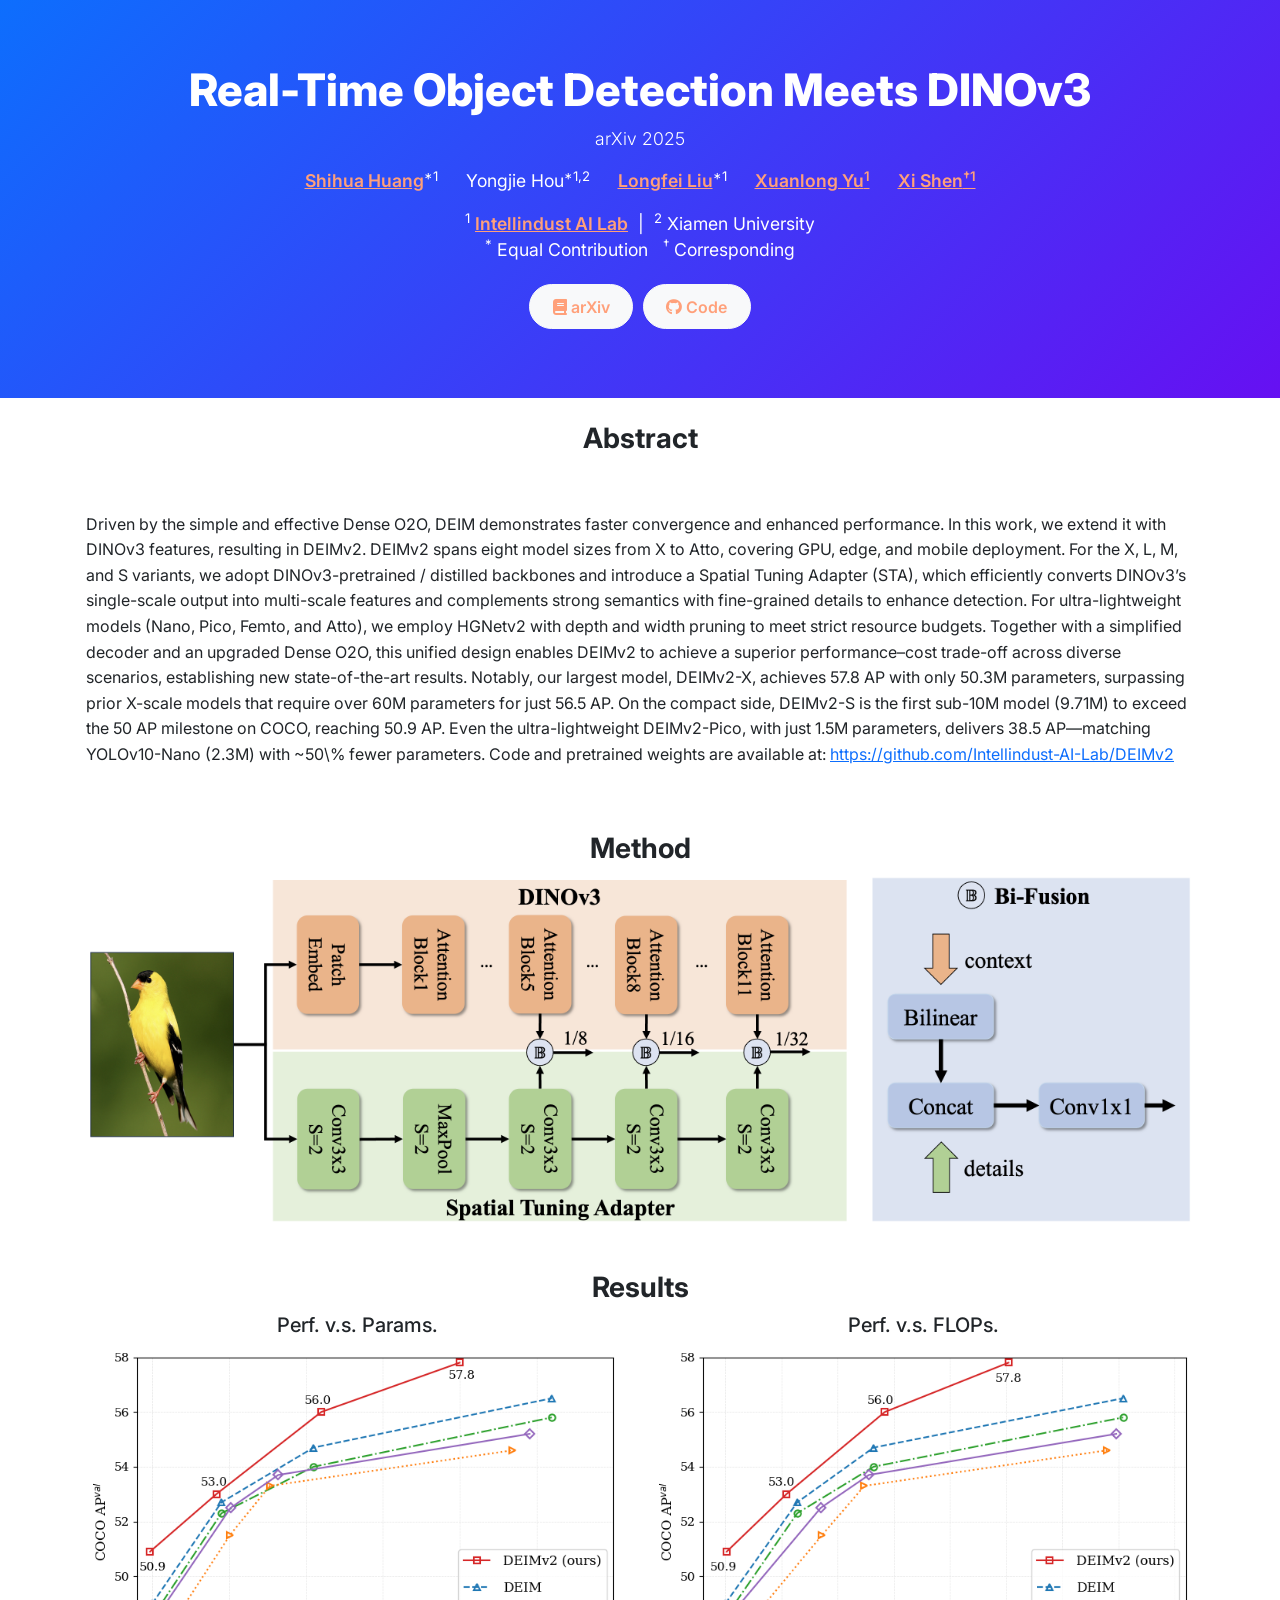
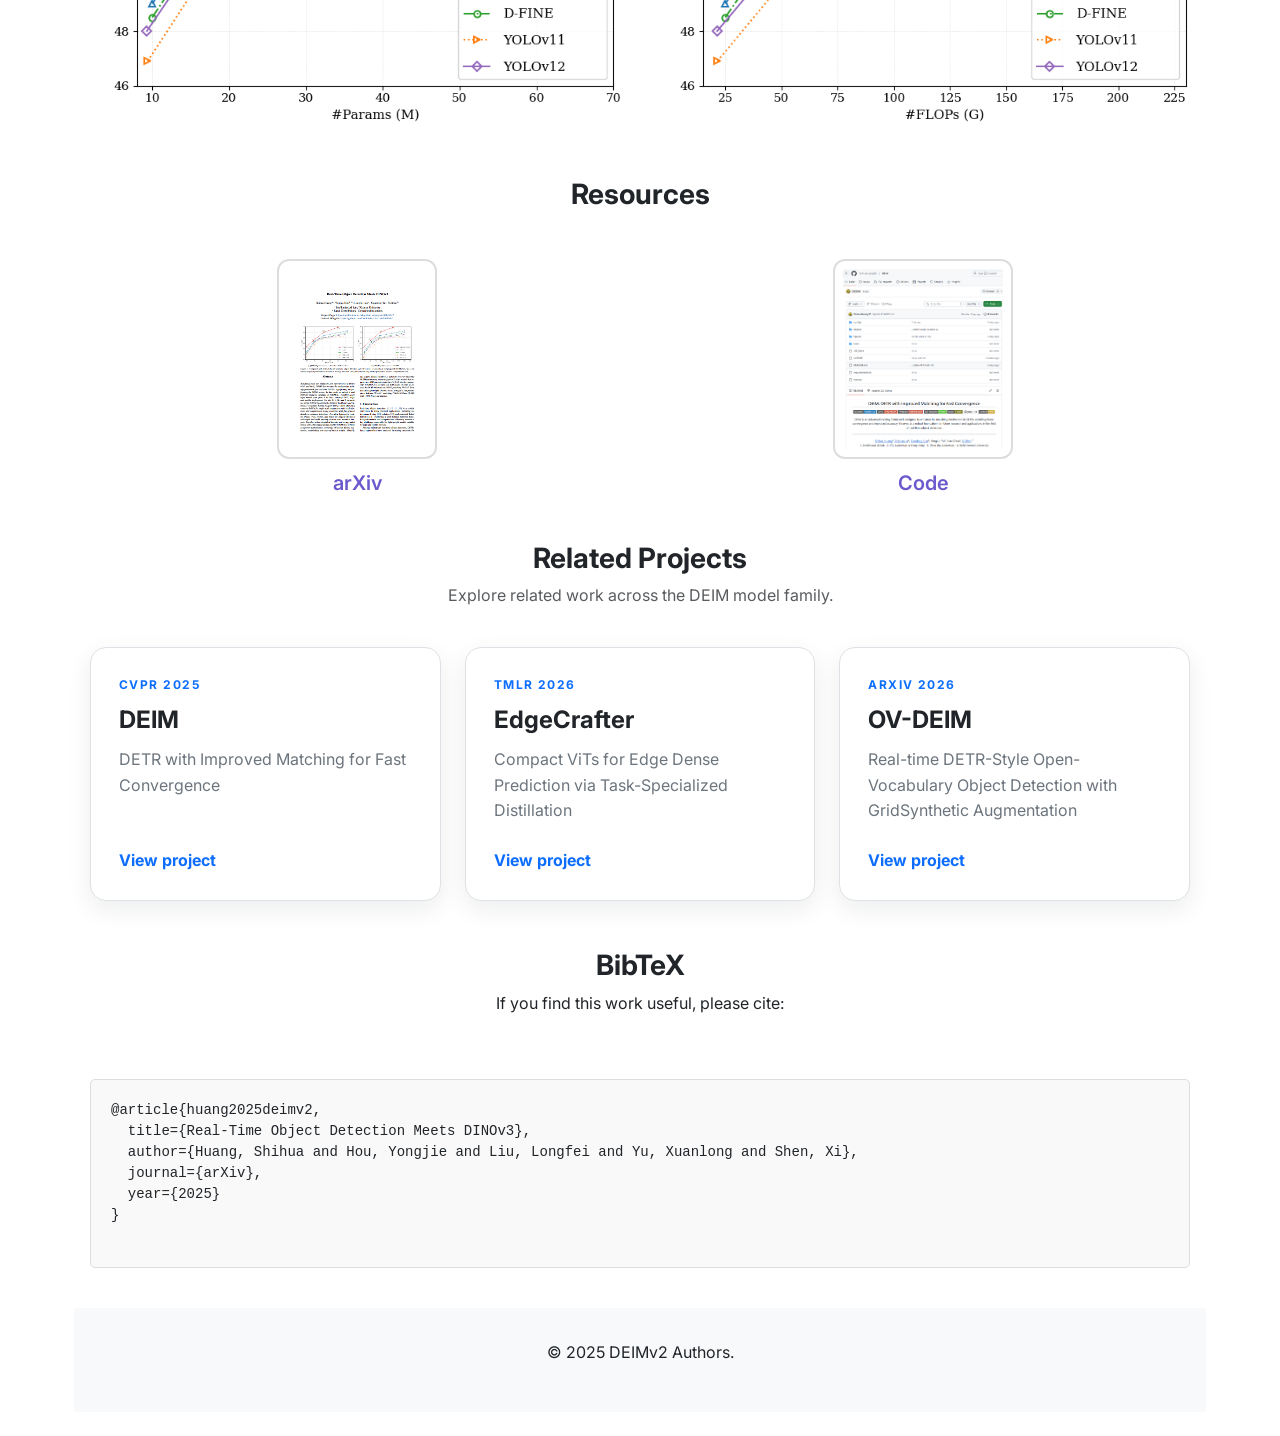
<file: projects/DEIMv2/index.html>
<!DOCTYPE html>
<html lang="en">
<head>
  <title>DEIMv2</title>
  <meta charset="utf-8">
  <meta name="description" content="Real-Time Object Detection Meets DINOv3">
  <meta name="viewport" content="width=device-width, initial-scale=1">

  <!-- Open Graph / Social -->
  <meta property="og:title" content="DEIMv2"/>
  <meta property="og:description" content="Real-Time Object Detection Meets DINOv3"/>
  <meta property="og:type" content="website"/>
  <meta property="og:url" content="https://intellindust-ai-lab.github.io/projects/DEIMv2/"/>
  <meta property="og:image" content="resrc/STA.png"/>

  <!-- Twitter -->
  <meta name="twitter:card" content="summary_large_image"/>
  <meta name="twitter:title" content="DEIMv2"/>
  <meta name="twitter:description" content="Real-Time Object Detection Meets DINOv3"/>
  <meta name="twitter:image" content="resrc/teaser_a.png"/>

  <!-- Fonts & CSS -->
  <link href="https://fonts.googleapis.com/css2?family=Inter:wght@400;600;800&display=swap" rel="stylesheet">
  <link href="https://cdn.jsdelivr.net/npm/bootstrap@5.3.2/dist/css/bootstrap.min.css" rel="stylesheet">
  <link href="https://cdnjs.cloudflare.com/ajax/libs/font-awesome/6.4.0/css/all.min.css" rel="stylesheet">

  <style>
    body { font-family: 'Inter', sans-serif; }
    h1, h2, h3, h4 { font-weight: 700; }

    .hero {
      text-align: center;
      padding: 4rem 1rem;
      background: linear-gradient(135deg, #0d6efd, #6610f2);
      color: white;
    }
    .hero h1 { font-size: 2.8rem; font-weight: 800; }
    .hero p { font-size: 1.1rem; }
    .hero a {
              color: #FFA07A !important;
              font-weight: 600;
            }
            .hero a:hover {
              color: #ffd700 !important; /* gold hover */
            }

    .btn-custom {
      margin: 0.3rem;
      border-radius: 2rem;
      padding: 0.6rem 1.4rem;
    }

    .section { padding: 1.5rem 1rem; }
    .img-hover:hover { transform: scale(1.03); transition: 0.3s ease; }
    pre { background: #f8f9fa; padding: 1rem; border-radius: 0.5rem; }
    footer { padding: 2rem; text-align: center; background: #f8f9fa; margin-top: 2rem; }

    /* 📱 Mobile adjustments */
    @media (max-width: 768px) {
      .hero { padding: 2rem 1rem; }
      .hero h1 { font-size: 1.8rem; }
      .hero p { font-size: 1rem; }
      .section { padding: 2rem 1rem; }
      pre { font-size: 0.85rem; overflow-x: auto; }
    }

    /* 让所有资源卡片里的图片统一高度、底端对齐 */
  .res-card {
    display: flex;
    flex-direction: column;
    align-items: center;
    justify-content: flex-end;
    height: 100%;
    padding: 15px;
    border-radius: 15px;
    background: #ffffff0d; /* 半透明背景，可选 */
    transition: transform 0.2s ease, box-shadow 0.2s ease;
  }

  .res-card img {
    max-height: 200px; /* 控制统一高度 */
    object-fit: contain; /* 保证比例 */
    border: 2px solid #ddd; /* 图片边框 */
    border-radius: 12px;
    padding: 8px;
    background: #fff; /* 白色背景衬托图标 */
    transition: border-color 0.3s ease, transform 0.2s ease;
  }

  .res-card:hover {
    transform: translateY(-5px);
    box-shadow: 0 8px 20px rgba(0,0,0,0.2);
  }

  .res-card img:hover {
    border-color: #6a5acd; /* hover 时边框高亮（紫色系） */
    transform: scale(1.05);
  }

  .res-card h5 {
    margin-top: 12px;
    font-weight: 600;
    color: #6a5acd; /* 浅色文字，与紫色背景协调 */
  }

  .related-project-card {
    display: flex;
    flex-direction: column;
    height: 100%;
    min-height: 210px;
    padding: 1.75rem;
    color: #212529;
    text-align: left;
    text-decoration: none;
    background: #fff;
    border: 1px solid #dee2e6;
    border-radius: 1rem;
    box-shadow: 0 8px 24px rgba(15, 23, 42, 0.08);
    transition: transform 0.2s ease, border-color 0.2s ease, box-shadow 0.2s ease;
  }

  .related-project-card:hover {
    color: #212529;
    transform: translateY(-5px);
    border-color: rgba(13, 110, 253, 0.4);
    box-shadow: 0 14px 32px rgba(15, 23, 42, 0.14);
  }

  .related-project-card:focus-visible {
    outline: 3px solid rgba(13, 110, 253, 0.35);
    outline-offset: 4px;
  }

  .related-project-kicker {
    margin-bottom: 0.75rem;
    color: #0d6efd;
    font-size: 0.75rem;
    font-weight: 700;
    letter-spacing: 0.12em;
    text-transform: uppercase;
  }

  .related-project-card h4 {
    margin-bottom: 0.75rem;
    font-size: 1.5rem;
  }

  .related-project-card p {
    margin-bottom: 1.5rem;
    color: #6c757d;
    line-height: 1.6;
  }

  .related-project-link {
    margin-top: auto;
    color: #0d6efd;
    font-weight: 700;
  }
  </style>
</head>
<body>

<!-- Hero Section -->
<div class="hero">
  <h1>Real-Time Object Detection Meets DINOv3</h1>
  <p class="lead">arXiv 2025</p>
  <p class="author-list">
    <a href="http://www.shihuahuang.cn/">Shihua Huang</a><sup>*1</sup> &emsp;
    Yongjie Hou<sup>*1,2</sup> &emsp;
    <a href="https://capsule2077.github.io/"> Longfei Liu</a><sup>*1</sup> &emsp;
    <a href="https://xuanlong-yu.github.io/"> Xuanlong Yu<sup>1</sup></a> &emsp;
    <a href="https://xishen0220.github.io/">Xi Shen<sup>†1</sup></a>
  </p>
  <p>
    <sup>1</sup> <a href="https://github.com/Intellindust-AI-Lab">Intellindust AI Lab</a> &nbsp;|&nbsp;
    <sup>2</sup> Xiamen University <br>
    <sup>*</sup> Equal Contribution &nbsp; <sup>†</sup> Corresponding
  </p>
  <div class="d-flex justify-content-center flex-wrap">
    <a href="https://arxiv.org/pdf/2509.20787" class="btn btn-light btn-custom"><i class="fas fa-book"></i> arXiv</a>
    <a href="https://github.com/Intellindust-AI-Lab/DEIMv2" class="btn btn-light btn-custom"><i class="fab fa-github"></i> Code</a>
    <!--  <a href="resrc/DEIM-Slides.pdf" class="btn btn-light btn-custom"><i class="fas fa-file-powerpoint"></i> Slides</a>
    <a href="resrc/CVPR2025_DEIM_poster.pdf" class="btn btn-light btn-custom"><i class="fas fa-image"></i> Poster</a>-->
  </div>
</div>


<!-- Abstract -->
<div class="container section text-center">
  <h3>Abstract</h3>
</div>
<div class="container section">
  <p style="line-height:1.6;">
    Driven by the simple and effective Dense O2O, DEIM demonstrates faster convergence and enhanced performance. 
    In this work, we extend it with DINOv3 features, resulting in DEIMv2. DEIMv2 spans eight model sizes from X to Atto, covering GPU, edge, and mobile deployment. 
    For the X, L, M, and S variants, we adopt DINOv3-pretrained / distilled backbones and introduce a Spatial Tuning Adapter (STA), which efficiently converts DINOv3’s single-scale output into multi-scale features and complements strong semantics with fine-grained details to enhance detection. 
    For ultra-lightweight models (Nano, Pico, Femto, and Atto), we employ HGNetv2 with depth and width pruning to meet strict resource budgets. 
    Together with a simplified decoder and an upgraded Dense O2O, this unified design enables DEIMv2 to achieve a superior performance–cost trade-off across diverse scenarios, establishing new state-of-the-art results.
    Notably, our largest model, DEIMv2-X, achieves 57.8 AP with only 50.3M parameters, surpassing prior X-scale models that require over 60M parameters for just 56.5 AP. On the compact side, DEIMv2-S is the first sub-10M model (9.71M) to exceed the 50 AP milestone on COCO, reaching 50.9 AP. Even the ultra-lightweight DEIMv2-Pico, with just 1.5M parameters, delivers 38.5 AP—matching YOLOv10-Nano (2.3M) with ~50\% fewer parameters. Code and pretrained weights are available at: <a href="https://github.com/Intellindust-AI-Lab/DEIMv2">https://github.com/Intellindust-AI-Lab/DEIMv2</a>
  </p>
</div>

<!-- Method -->
<div class="container section text-center">
  <h3>Method</h3>
  <img src="resrc/STA.png" alt="DEIMv2 STA method diagram" class="img-fluid img-hover">
</div>

<!-- Results -->
<div class="container section text-center">
  <h3>Results</h3>
  <div class="row text-center g-4">
    <div class="col-md-6 col-12">
      <h5>Perf. v.s. Params.</h5>
      <img src="resrc/teaser_a.png" alt="Convergence" class="img-fluid img-hover">
    </div>
    <div class="col-md-6 col-12">
      <h5>Perf. v.s. FLOPs.</h5>
      <img src="resrc/teaser_b.png" alt="Performance" class="img-fluid img-hover">
    </div>
  </div>
</div>

<!-- Resources -->
<div class="container section text-center">
  <h3>Resources</h3>
  <br>
  <div class="row g-6">
    <div class="col-md-6 col-12">
      <div class="res-card">
        <a href="https://arxiv.org/pdf/2509.20787">
          <img src="resrc/arxiv.png" alt="arxiv" class="img-fluid img-hover">
        </a>
        <h5>arXiv</h5>
      </div>
    </div>

    <div class="col-md-6 col-12">
      <div class="res-card">
        <a href="https://github.com/Intellindust-AI-Lab/DEIMv2">
          <img src="resrc/github.png" alt="github" class="img-fluid img-hover">
        </a>
        <h5>Code</h5>
      </div>
    </div>
    <!-- 
    <div class="col-md-4 col-12">
      <div class="res-card">
        <a href="resrc/DEIM-Slides.pdf">
          <img src="resrc/slides.png" alt="slides" class="img-fluid img-hover">
        </a>
        <h5>Slides</h5>
      </div>
    </div>-- >
  </div>
</div>

<!-- Related Projects -->
<div class="container section text-center" id="related-projects">
  <h3>Related Projects</h3>
  <p class="text-muted">Explore related work across the DEIM model family.</p>
  <div class="row g-4 mt-2 justify-content-center">
    <div class="col-lg-4 col-md-6 col-12">
      <a href="https://www.shihuahuang.cn/DEIM/" target="_blank" rel="noopener noreferrer" class="related-project-card" aria-label="Visit the DEIM project page">
        <span class="related-project-kicker">CVPR 2025</span>
        <h4>DEIM</h4>
        <p>DETR with Improved Matching for Fast Convergence</p>
        <span class="related-project-link">View project</span>
      </a>
    </div>

    <div class="col-lg-4 col-md-6 col-12">
      <a href="https://intellindust-ai-lab.github.io/projects/EdgeCrafter/" target="_blank" rel="noopener noreferrer" class="related-project-card" aria-label="Visit the EdgeCrafter project page">
        <span class="related-project-kicker">TMLR 2026</span>
        <h4>EdgeCrafter</h4>
        <p>Compact ViTs for Edge Dense Prediction via Task-Specialized Distillation</p>
        <span class="related-project-link">View project</span>
      </a>
    </div>

    <div class="col-lg-4 col-md-6 col-12">
      <a href="https://wleilei.github.io/ov-deim-project-page/" target="_blank" rel="noopener noreferrer" class="related-project-card" aria-label="Visit the OV-DEIM project page">
        <span class="related-project-kicker">arXiv 2026</span>
        <h4>OV-DEIM</h4>
        <p>Real-time DETR-Style Open-Vocabulary Object Detection with GridSynthetic Augmentation</p>
        <span class="related-project-link">View project</span>
      </a>
    </div>
  </div>
</div>

<!-- BibTeX -->
<div class="container section text-center">
  <h3>BibTeX</h3>
  <p>If you find this work useful, please cite:</p>
</div>
<div class="container section">
  <pre style="background-color: #f9f9f9; padding: 20px; border-radius: 5px; border: 1px solid #ddd; font-size: 14px; text-align: left; white-space: pre-wrap; word-wrap: break-word;">
@article{huang2025deimv2,
  title={Real-Time Object Detection Meets DINOv3},
  author={Huang, Shihua and Hou, Yongjie and Liu, Longfei and Yu, Xuanlong and Shen, Xi},
  journal={arXiv},
  year={2025}
}
  </pre>
</div>

<!-- Footer -->
<footer>
  <p>&#169; 2025 DEIMv2 Authors.</p>
</footer>

<script src="https://cdn.jsdelivr.net/npm/bootstrap@5.3.2/dist/js/bootst
</file>
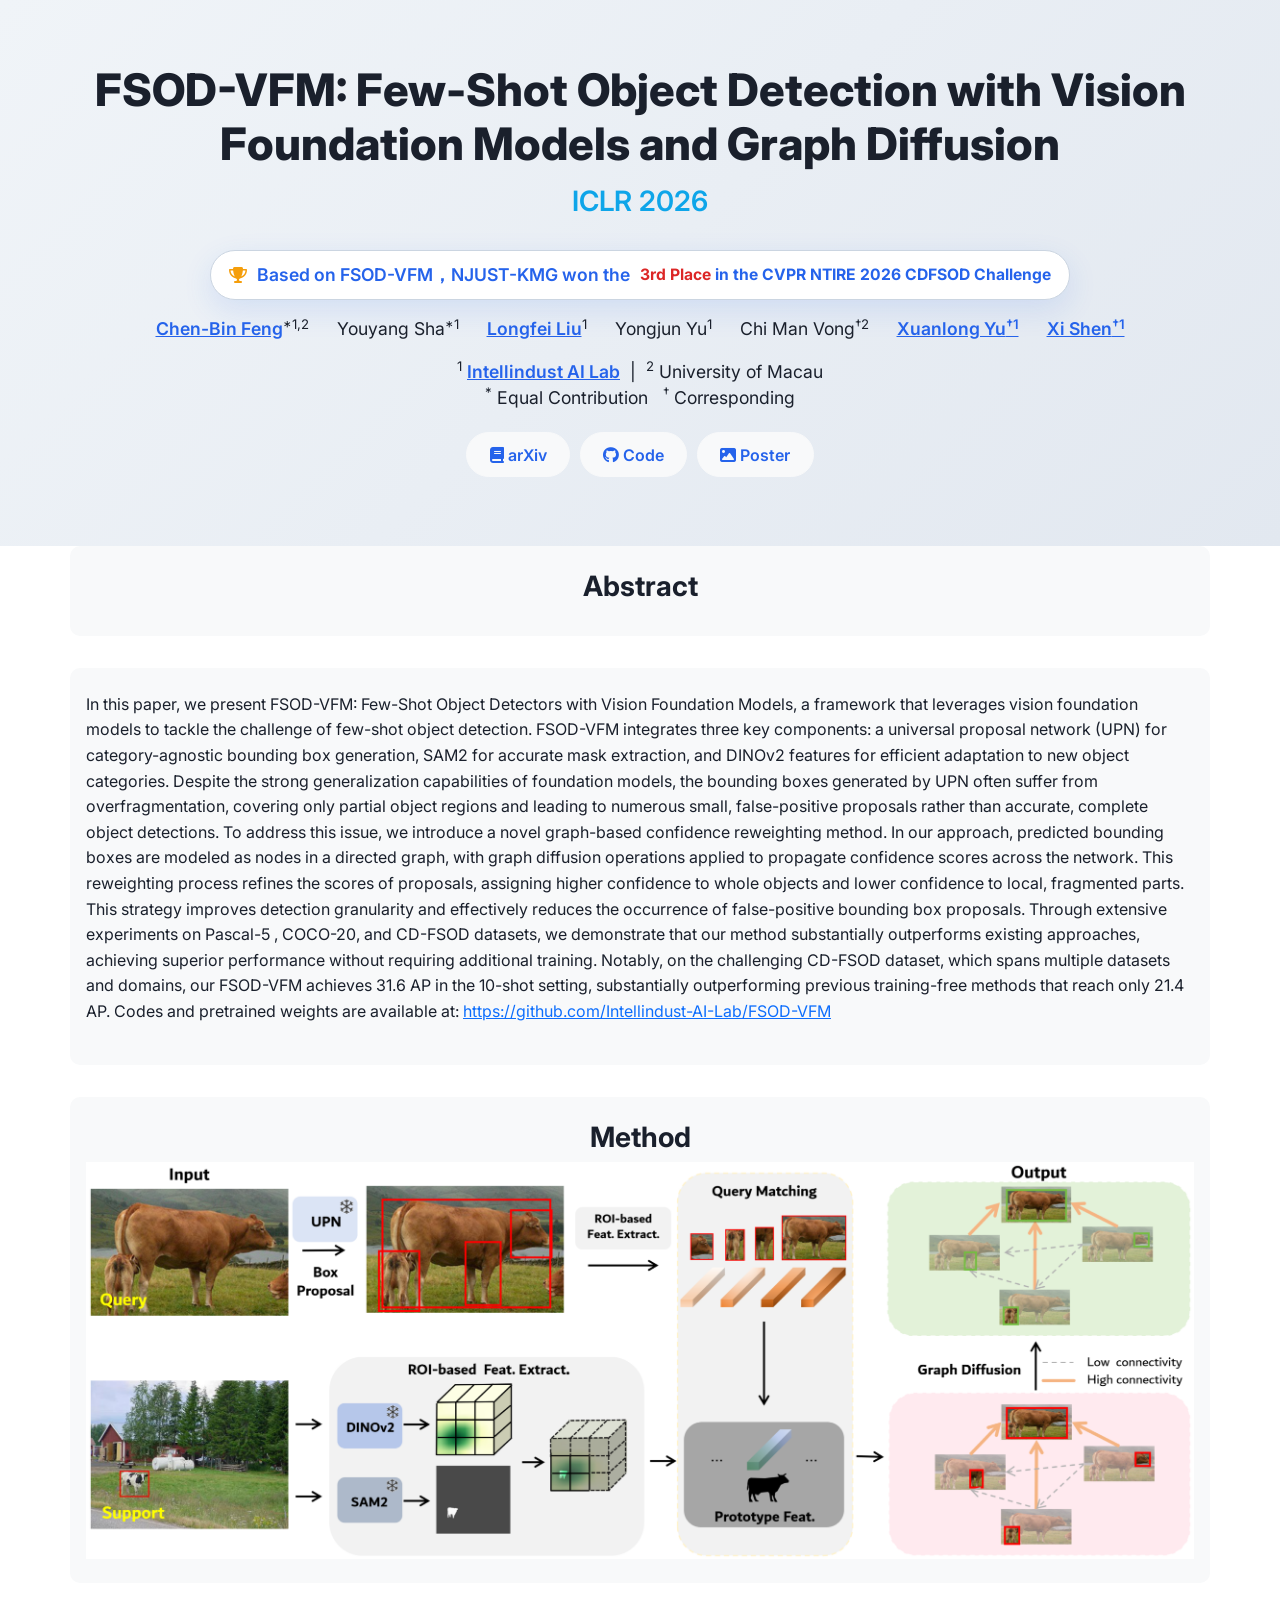
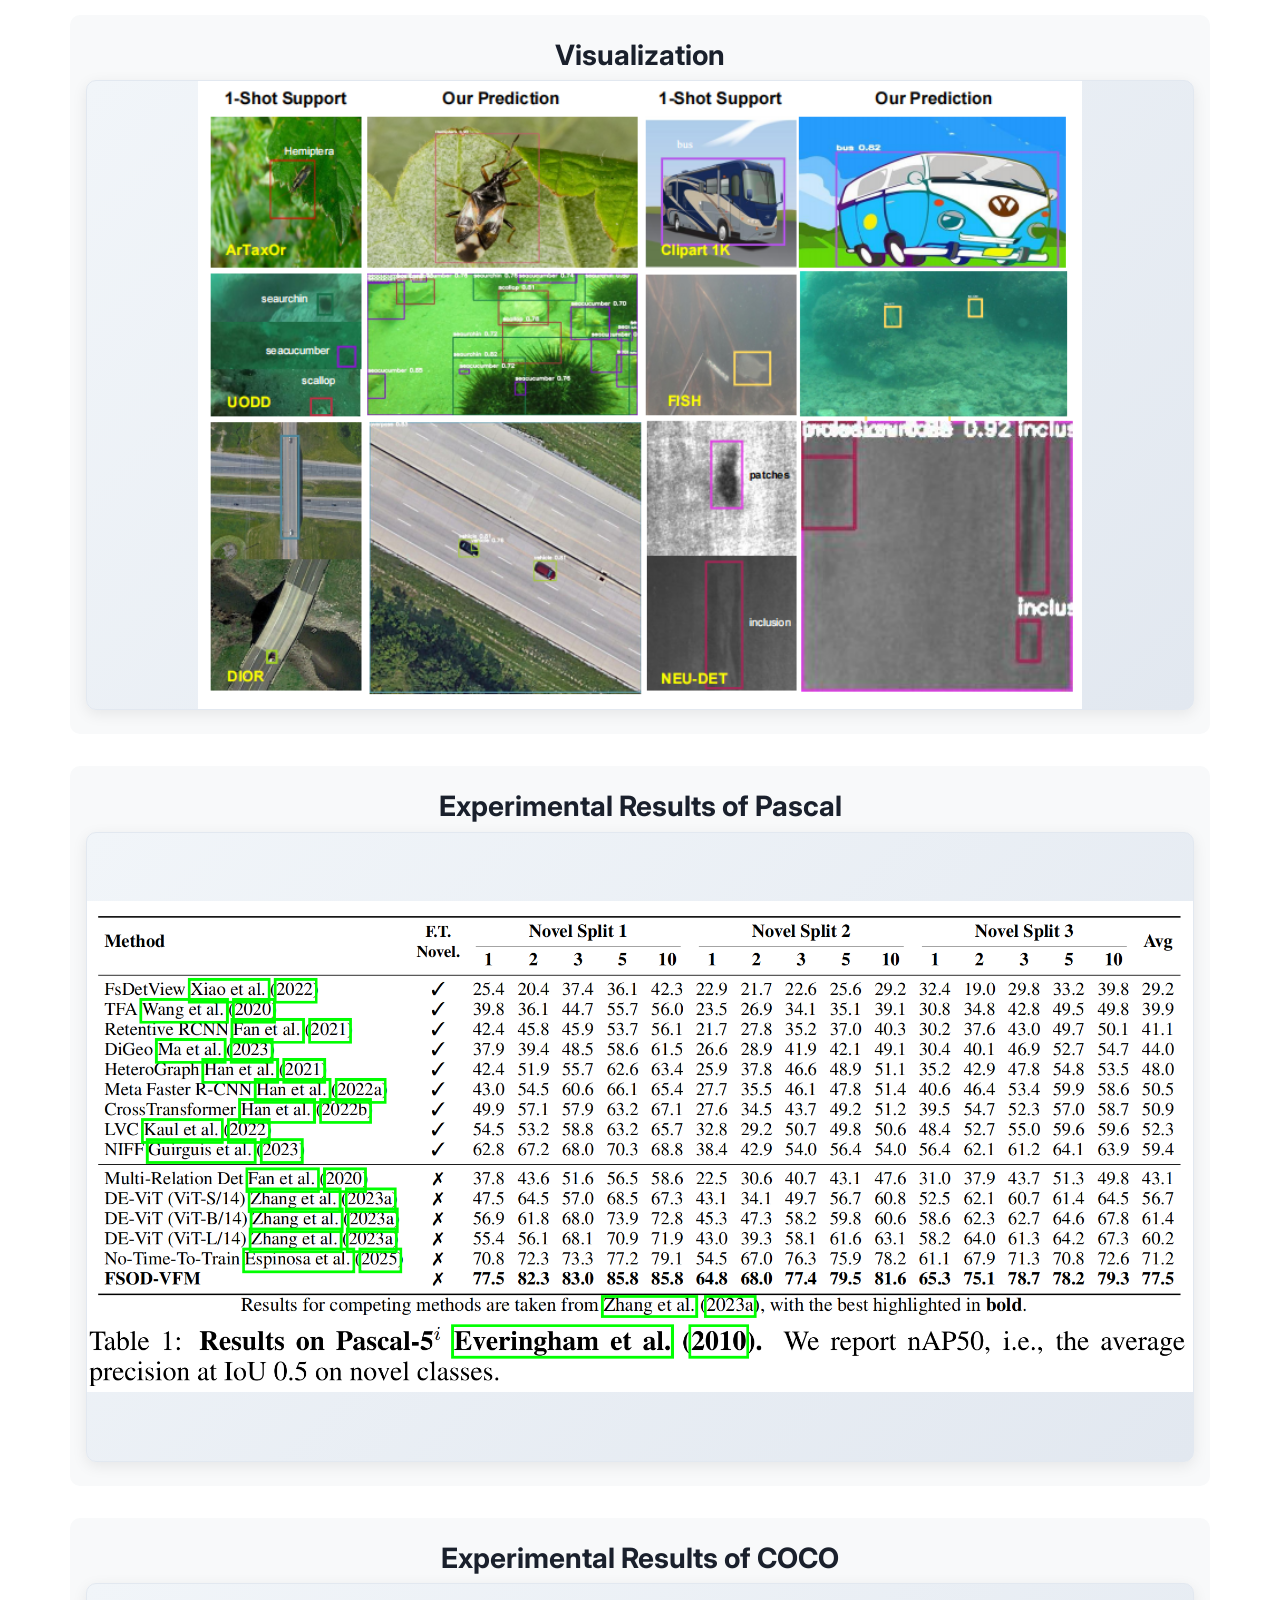
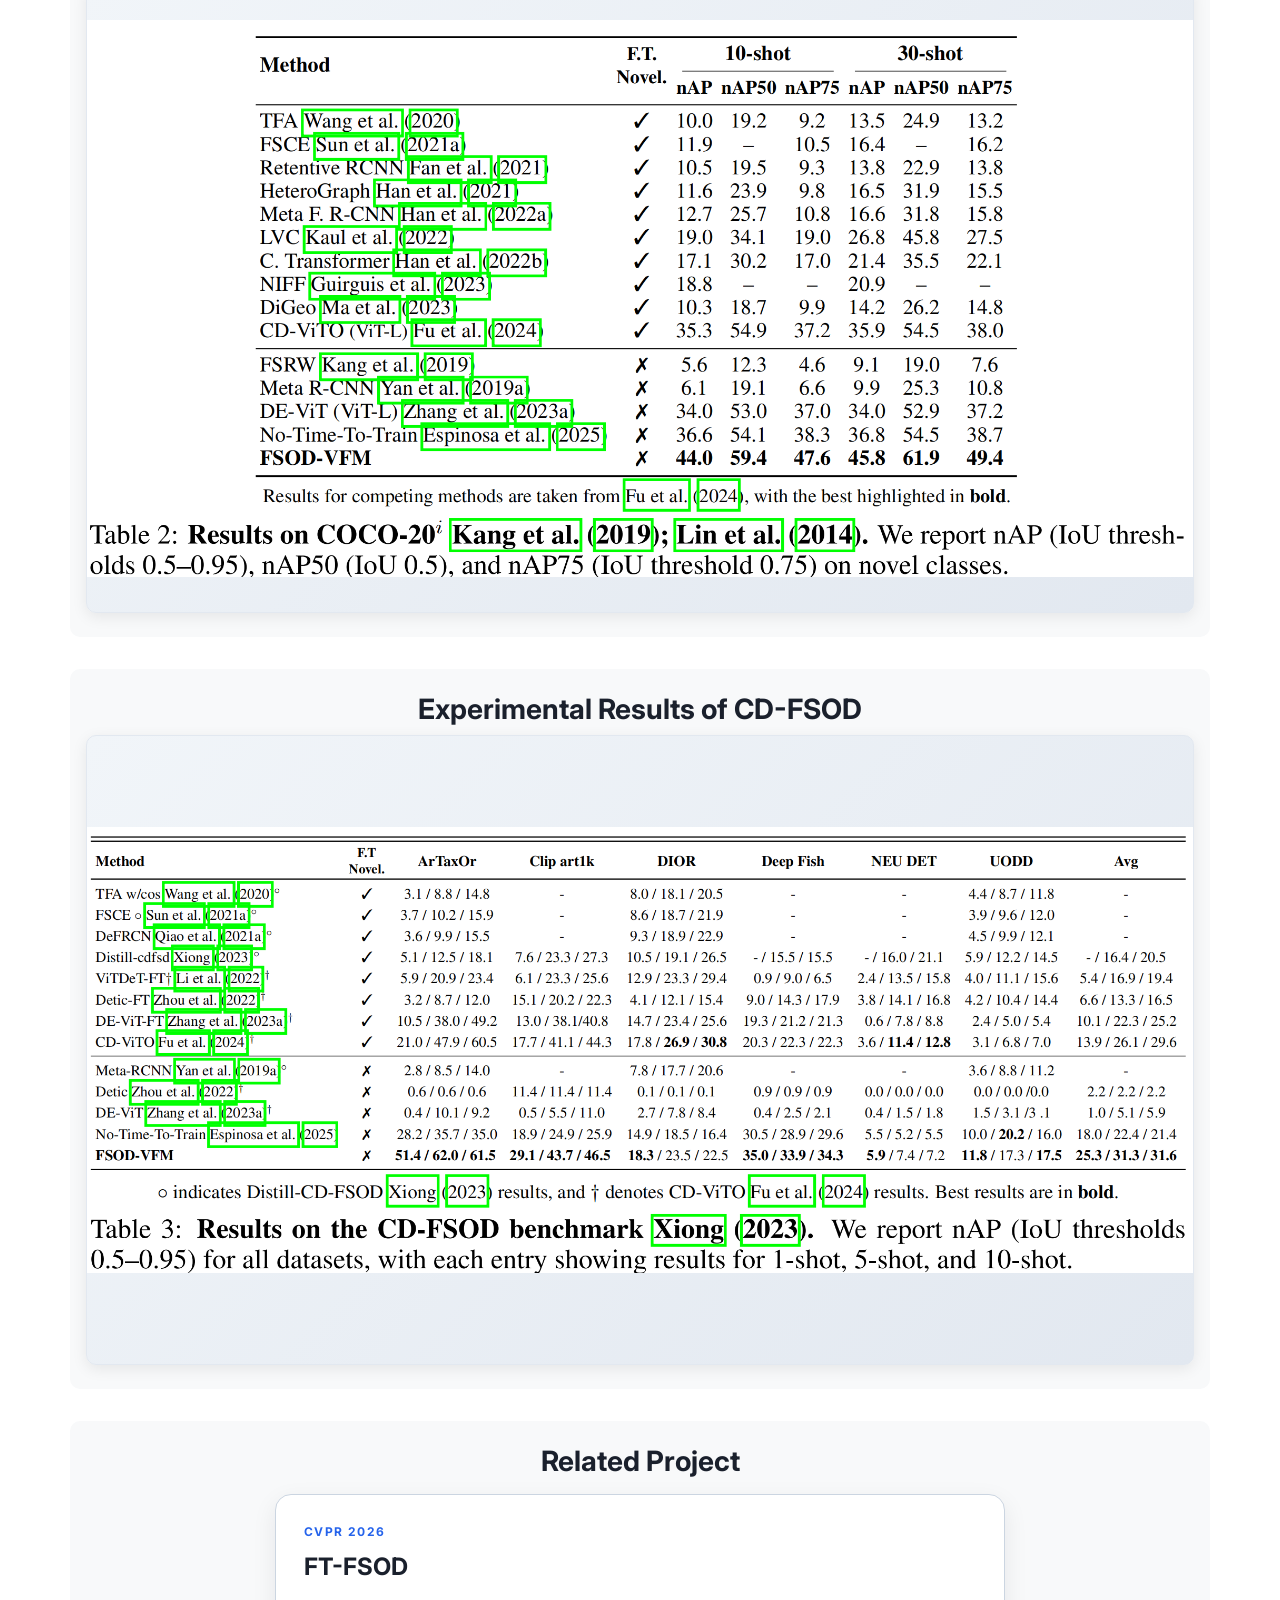
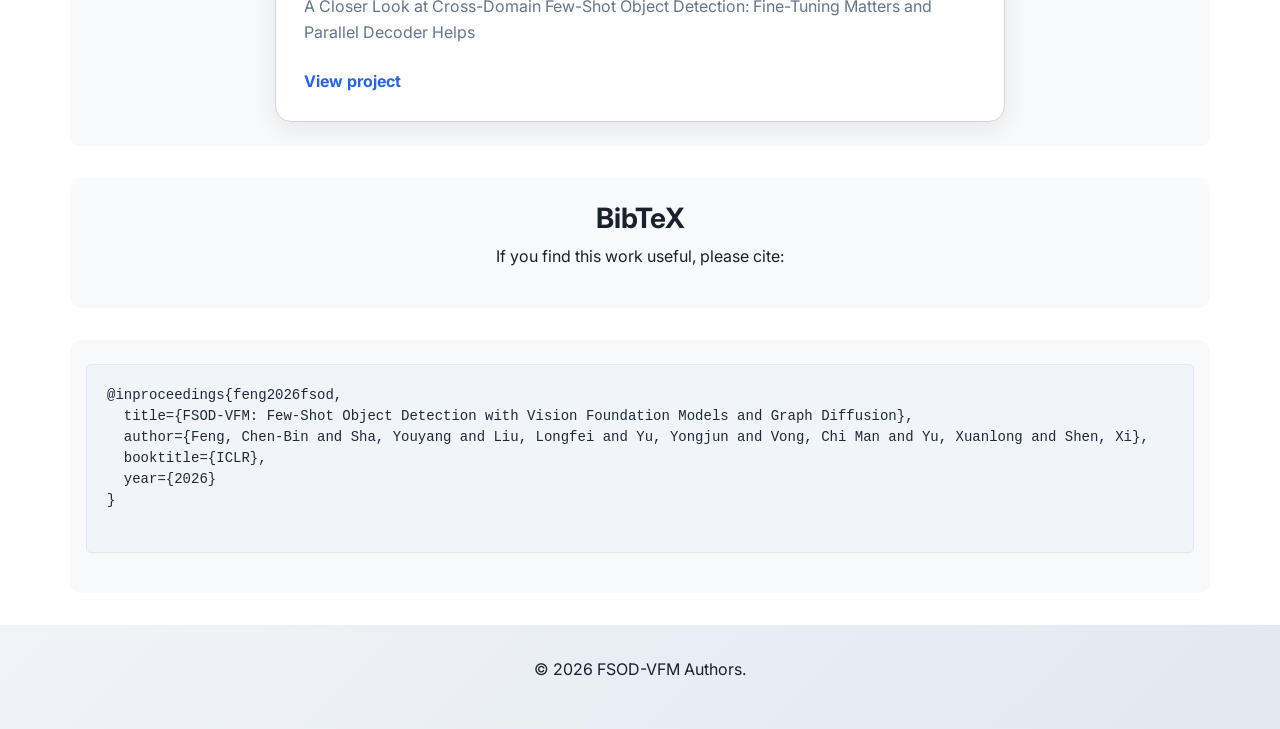
<file: projects/FSOD-VFM/index.html>
<!DOCTYPE html>
<html lang="en">
<head>
  <title>FSOD-VFM</title>
  <meta name="venue" content="ICLR 2026">
  <meta charset="utf-8">
  <meta name="description" content="FSOD-VFM: Few-Shot Object Detection with Vision Foundation Models and Graph Diffusion">
  <meta name="viewport" content="width=device-width, initial-scale=1">

  <!-- Open Graph / Social -->
  <meta property="og:title" content="FSOD-VFM"/>
  <meta property="og:description" content="FSOD-VFM: Few-Shot Object Detection with Vision Foundation Models and Graph Diffusion"/>
  <meta property="og:type" content="website"/>
  <meta property="og:url" content="https://intellindust-ai-lab.github.io/projects/FSOD-VFM/"/>
  <meta property="og:image" content="resrc/overv.png"/>

  <!-- Twitter -->
  <meta name="twitter:card" content="summary_large_image"/>
  <meta name="twitter:title" content="FSOD-VFM"/>
  <meta name="twitter:description" content="FSOD-VFM: Few-Shot Object Detection with Vision Foundation Models and Graph Diffusion"/>
  <meta name="twitter:image" content="resrc/overv.png"/>

  <!-- Fonts & CSS -->
  <link href="https://fonts.googleapis.com/css2?family=Inter:wght@400;600;800&display=swap" rel="stylesheet">
  <link href="https://cdn.jsdelivr.net/npm/bootstrap@5.3.2/dist/css/bootstrap.min.css" rel="stylesheet">
  <link href="https://cdnjs.cloudflare.com/ajax/libs/font-awesome/6.4.0/css/all.min.css" rel="stylesheet">

  <style>
    body { 
      font-family: 'Inter', sans-serif; 
      background-color: #ffffff;
      color: #1a202c;
    }
    h1, h2, h3, h4 { 
      font-weight: 700; 
      color: #1a202c;
    }
    .container {
      background-color: #f8f9fa;
      border-radius: 10px;
      margin-bottom: 2rem;
    }

    .hero {
      text-align: center;
      padding: 4rem 1rem;
      background: linear-gradient(135deg, #f0f4f8, #e2e8f0);
      color: #1a202c;
    }
    .hero h1 { font-size: 2.8rem; font-weight: 800; }
    .hero p { font-size: 1.1rem; }
    .hero .lead { font-size: 1.75rem; font-weight: 600; color: #0ea5e9; }
            .hero a {
              color: #2563eb !important;
              font-weight: 600;
            }
            .hero a:hover {
              color: #1d4ed8 !important; /* blue hover */
            }
    .award-link {
      display: inline-flex;
      align-items: center;
      gap: 0.65rem;
      margin-top: 0.75rem;
      padding: 0.7rem 1.1rem;
      border-radius: 999px;
      background: #ffffff;
      border: 1px solid #cbd5e1;
      box-shadow: 0 10px 30px rgba(37, 99, 235, 0.12);
      text-decoration: none;
      color: #1a202c !important;
      transition: transform 0.2s ease, box-shadow 0.2s ease, border-color 0.2s ease;
    }
    .award-link:hover {
      transform: translateY(-2px);
      border-color: #60a5fa;
      box-shadow: 0 14px 32px rgba(37, 99, 235, 0.18);
      color: #1a202c !important;
    }
    .award-link i {
      color: #f59e0b;
      font-size: 1rem;
    }
    .award-link .award-text {
      font-size: 0.98rem;
      font-weight: 700;
      line-height: 1.3;
    }
    .award-link .award-rank {
      color: #dc2626;
    }

    .btn-custom {
      margin: 0.3rem;
      border-radius: 2rem;
      padding: 0.6rem 1.4rem;
    }

    .section { padding: 1.5rem 1rem; }
    .img-hover:hover { transform: scale(1.03); transition: 0.3s ease; }
    pre { background: #f1f5f9; color: #1e293b; padding: 1rem; border-radius: 0.5rem; border: 1px solid #e2e8f0; }
    footer { padding: 2rem; text-align: center; background: linear-gradient(135deg, #f0f4f8, #e2e8f0); color: #1a202c; margin-top: 2rem; }

    /* 📱 Mobile adjustments */
    @media (max-width: 768px) {
      .hero { padding: 2rem 1rem; }
      .hero h1 { font-size: 1.8rem; }
      .hero p { font-size: 1rem; }
      .section { padding: 2rem 1rem; }
      pre { font-size: 0.85rem; overflow-x: auto; }
    }

    /* 让所有资源卡片里的图片统一高度、底端对齐 */
  .res-card {
    display: flex;
    flex-direction: column;
    align-items: center;
    justify-content: flex-end;
    height: 100%;
    padding: 15px;
    border-radius: 15px;
    background: linear-gradient(135deg, #f1f5f9, #e2e8f0);
    transition: transform 0.2s ease, box-shadow 0.2s ease;
  }

  .res-card img {
    max-height: 200px; /* 控制统一高度 */
    object-fit: contain; /* 保证比例 */
    border: 2px solid #3b82f6;
    border-radius: 12px;
    padding: 8px;
    background: #ffffff;
    transition: border-color 0.3s ease, transform 0.2s ease;
  }

  .res-card:hover {
    transform: translateY(-5px);
    box-shadow: 0 8px 20px rgba(59, 130, 246, 0.2);
  }

  .res-card img:hover {
    border-color: #2563eb;
    transform: scale(1.05);
  }

  .res-card h5 {
    margin-top: 12px;
    font-weight: 600;
    color: #1a202c;
  }

  .related-project-card {
    display: flex;
    flex-direction: column;
    min-height: 210px;
    padding: 1.75rem;
    color: #1a202c;
    text-align: left;
    text-decoration: none;
    background: #ffffff;
    border: 1px solid #cbd5e1;
    border-radius: 1rem;
    box-shadow: 0 8px 24px rgba(15, 23, 42, 0.08);
    transition: transform 0.2s ease, border-color 0.2s ease, box-shadow 0.2s ease;
  }

  .related-project-card:hover {
    color: #1a202c;
    transform: translateY(-4px);
    border-color: #60a5fa;
    box-shadow: 0 14px 32px rgba(37, 99, 235, 0.14);
  }

  .related-project-card:focus-visible {
    outline: 3px solid rgba(37, 99, 235, 0.3);
    outline-offset: 4px;
  }

  .related-project-venue {
    margin-bottom: 0.75rem;
    color: #2563eb;
    font-size: 0.75rem;
    font-weight: 700;
    letter-spacing: 0.12em;
    text-transform: uppercase;
  }

  .related-project-card h4 {
    margin-bottom: 0.75rem;
    font-size: 1.5rem;
  }

  .related-project-card p {
    margin-bottom: 1.5rem;
    color: #64748b;
    line-height: 1.6;
  }

  .related-project-link {
    margin-top: auto;
    color: #2563eb;
    font-weight: 700;
  }

  /* PDF容器样式 */
  .pdf-container {
    background: linear-gradient(135deg, #f1f5f9, #e2e8f0);
    box-shadow: 0 4px 15px rgba(0, 0, 0, 0.08);
    transition: transform 0.3s ease, box-shadow 0.3s ease;
    width: 100%;
    max-width: 100%;
    height: 70vh; /* 使用视口高度的70%，自适应屏幕 */
    min-height: 500px; /* 最小高度确保可读性 */
    border: 1px solid #e2e8f0;
    border-radius: 10px;
    overflow: hidden;
  }
  
  .pdf-container:hover {
    transform: translateY(-2px);
    box-shadow: 0 8px 25px rgba(59, 130, 246, 0.15);
  }
  
  /* 图片容器样式 */
  .pdf-container img {
    border: none !important;
    outline: none !important;
    width: 100%;
    height: 100%;
    object-fit: contain; /* 保持图片比例，完整显示 */
    display: block;
  }

  /* PDF容器在移动设备上的响应式调整 */
  @media (max-width: 768px) {
    .pdf-container {
      height: 50vh; /* 移动设备上使用较小的视口高度 */
      min-height: 400px;
    }
  }
  </style>
</head>
<body>

<!-- Hero Section -->
<div class="hero">
  <h1>FSOD-VFM: Few-Shot Object Detection with Vision Foundation Models and Graph Diffusion</h1>
  <p class="lead">ICLR 2026</p>
  <p>
    <a href="https://arxiv.org/abs/2604.11998" class="award-link" target="_blank" rel="noopener noreferrer">
      <i class="fas fa-trophy"></i>
      Based on FSOD-VFM，NJUST-KMG won the <span class="award-text"><span class="award-rank">3rd Place</span> in the CVPR NTIRE 2026 CDFSOD Challenge</span>
    </a>
  </p>
  <p class="author-list">
    <a href="https://scholar.google.com/citations?user=W0DvXaEAAAAJ&hl=en&oi=ao">Chen-Bin Feng</a><sup>*1,2</sup> &emsp;
    Youyang Sha<sup>*1</sup> &emsp;
    <a href="https://capsule2077.github.io/">Longfei Liu</a><sup>1</sup> &emsp;
    Yongjun Yu<sup>1</sup> &emsp;
    Chi Man Vong<sup>†2</sup> &emsp;
    <a href="https://xuanlong-yu.github.io/"> Xuanlong Yu<sup>†1</sup></a> &emsp;
    <a href="https://xishen0220.github.io/">Xi Shen<sup>†1</sup></a>
  </p>
  <p>
    <sup>1</sup> <a href="https://github.com/Intellindust-AI-Lab">Intellindust AI Lab</a> &nbsp;|&nbsp;
    <sup>2</sup> University of Macau <br>
    <sup>*</sup> Equal Contribution &nbsp; <sup>†</sup> Corresponding
  </p>
  <div class="d-flex justify-content-center flex-wrap">
    <a href="https://arxiv.org/abs/2602.03137" class="btn btn-light btn-custom"><i class="fas fa-book"></i> arXiv</a>
    <a href="https://github.com/Intellindust-AI-Lab/FSOD-VFM" class="btn btn-light btn-custom"><i class="fab fa-github"></i> Code</a>
    <a href="resrc/poster_fsod.pdf" class="btn btn-light btn-custom"><i class="fas fa-image"></i> Poster</a>
  </div>
</div>


<!-- Abstract -->
<div class="container section text-center">
  <h3>Abstract</h3>
</div>
<div class="container section">
  <p style="line-height:1.6;">
    In this paper, we present FSOD-VFM: Few-Shot Object Detectors with Vision Foundation Models, a framework that leverages vision foundation models to tackle the challenge of few-shot object detection. FSOD-VFM integrates three key components: a universal proposal network (UPN) for category-agnostic bounding box generation, SAM2 for accurate mask extraction, and DINOv2 features for efficient adaptation to new object categories. Despite the strong generalization capabilities of foundation models, the bounding boxes generated by UPN often suffer from overfragmentation, covering only partial object regions and leading to numerous small, false-positive proposals rather than accurate, complete object detections. To address this issue, we introduce a novel graph-based confidence reweighting method. In our approach, predicted bounding boxes are modeled as nodes in a directed graph, with graph diffusion operations applied to propagate confidence scores across the network. This reweighting process refines the scores of proposals, assigning higher confidence to whole objects and lower confidence to local, fragmented parts. This strategy improves detection granularity and effectively reduces the occurrence of false-positive bounding box proposals. Through extensive experiments on Pascal-5
    , COCO-20, and CD-FSOD datasets, we demonstrate that our method substantially outperforms existing approaches, achieving superior performance without requiring additional training. Notably, on the challenging CD-FSOD dataset, which spans multiple datasets and domains, our FSOD-VFM achieves 31.6 AP in the 10-shot setting, substantially outperforming previous training-free methods that reach only 21.4 AP. Codes and pretrained weights are available at: <a href="https://github.com/Intellindust-AI-Lab/FSOD-VFM">https://github.com/Intellindust-AI-Lab/FSOD-VFM</a>
  </p>
</div>

<!-- Method -->
<div class="container section text-center">
  <h3>Method</h3>
  <img src="resrc/overv.png" alt="FSOD-VFM STA method diagram" class="img-fluid img-hover">
</div>

<!-- Visualization -->
<div class="container section text-center">
  <h3>Visualization</h3>
  <div class="pdf-container">
    <img src="resrc/IG2.png" alt="Visualization" class="img-fluid img-hover">
  </div>
</div>

<!-- Experimental Results -->
<div class="container section text-center">
  <h3>Experimental Results of Pascal</h3>
  <div class="pdf-container">
    <img src="resrc/exp1.png" alt="Experimental Results" class="img-fluid img-hover">
  </div>
</div>

<!-- Experimental Results -->
<div class="container section text-center">
  <h3>Experimental Results of COCO</h3>
  <div class="pdf-container">
    <img src="resrc/exp2.png" alt="Experimental Results2" class="img-fluid img-hover">
  </div>
</div>
<!-- Experimental Results -->
<div class="container section text-center">
  <h3>Experimental Results of CD-FSOD</h3>
  <div class="pdf-container">
    <img src="resrc/exp3.png" alt="Experimental Results3" class="img-fluid img-hover">
  </div>
</div>

<!-- Related Project -->
<div class="container section text-center" id="related-projects">
  <h3>Related Project</h3>
  <div class="row justify-content-center mt-3">
    <div class="col-lg-8 col-md-10 col-12">
      <a href="https://intellindust-ai-lab.github.io/projects/FT-FSOD/" target="_blank" rel="noopener noreferrer" class="related-project-card" aria-label="Visit the FT-FSOD project page">
        <span class="related-project-venue">CVPR 2026</span>
        <h4>FT-FSOD</h4>
        <p>A Closer Look at Cross-Domain Few-Shot Object Detection: Fine-Tuning Matters and Parallel Decoder Helps</p>
        <span class="related-project-link">View project</span>
      </a>
    </div>
  </div>
</div>

<!-- BibTeX -->
<div class="container section text-center">
  <h3>BibTeX</h3>
  <p>If you find this work useful, please cite:</p>
</div>
<div class="container section">
  <pre style="background-color: #f1f5f9; color: #1e293b; padding: 20px; border-radius: 5px; border: 1px solid #e2e8f0; font-size: 14px; text-align: left; white-space: pre-wrap; word-wrap: break-word;">
@inproceedings{feng2026fsod,
  title={FSOD-VFM: Few-Shot Object Detection with Vision Foundation Models and Graph Diffusion},
  author={Feng, Chen-Bin and Sha, Youyang and Liu, Longfei and Yu, Yongjun and Vong, Chi Man and Yu, Xuanlong and Shen, Xi},
  booktitle={ICLR},
  year={2026}
}
  </pre>
</div>

<!-- Footer -->
<footer>
  <p>&#169; 2026 FSOD-VFM Authors.</p>
</footer>

<script src="https://cdn.jsdelivr.net/npm/bootstrap@5.3.2/dist/js/bootst
</file>
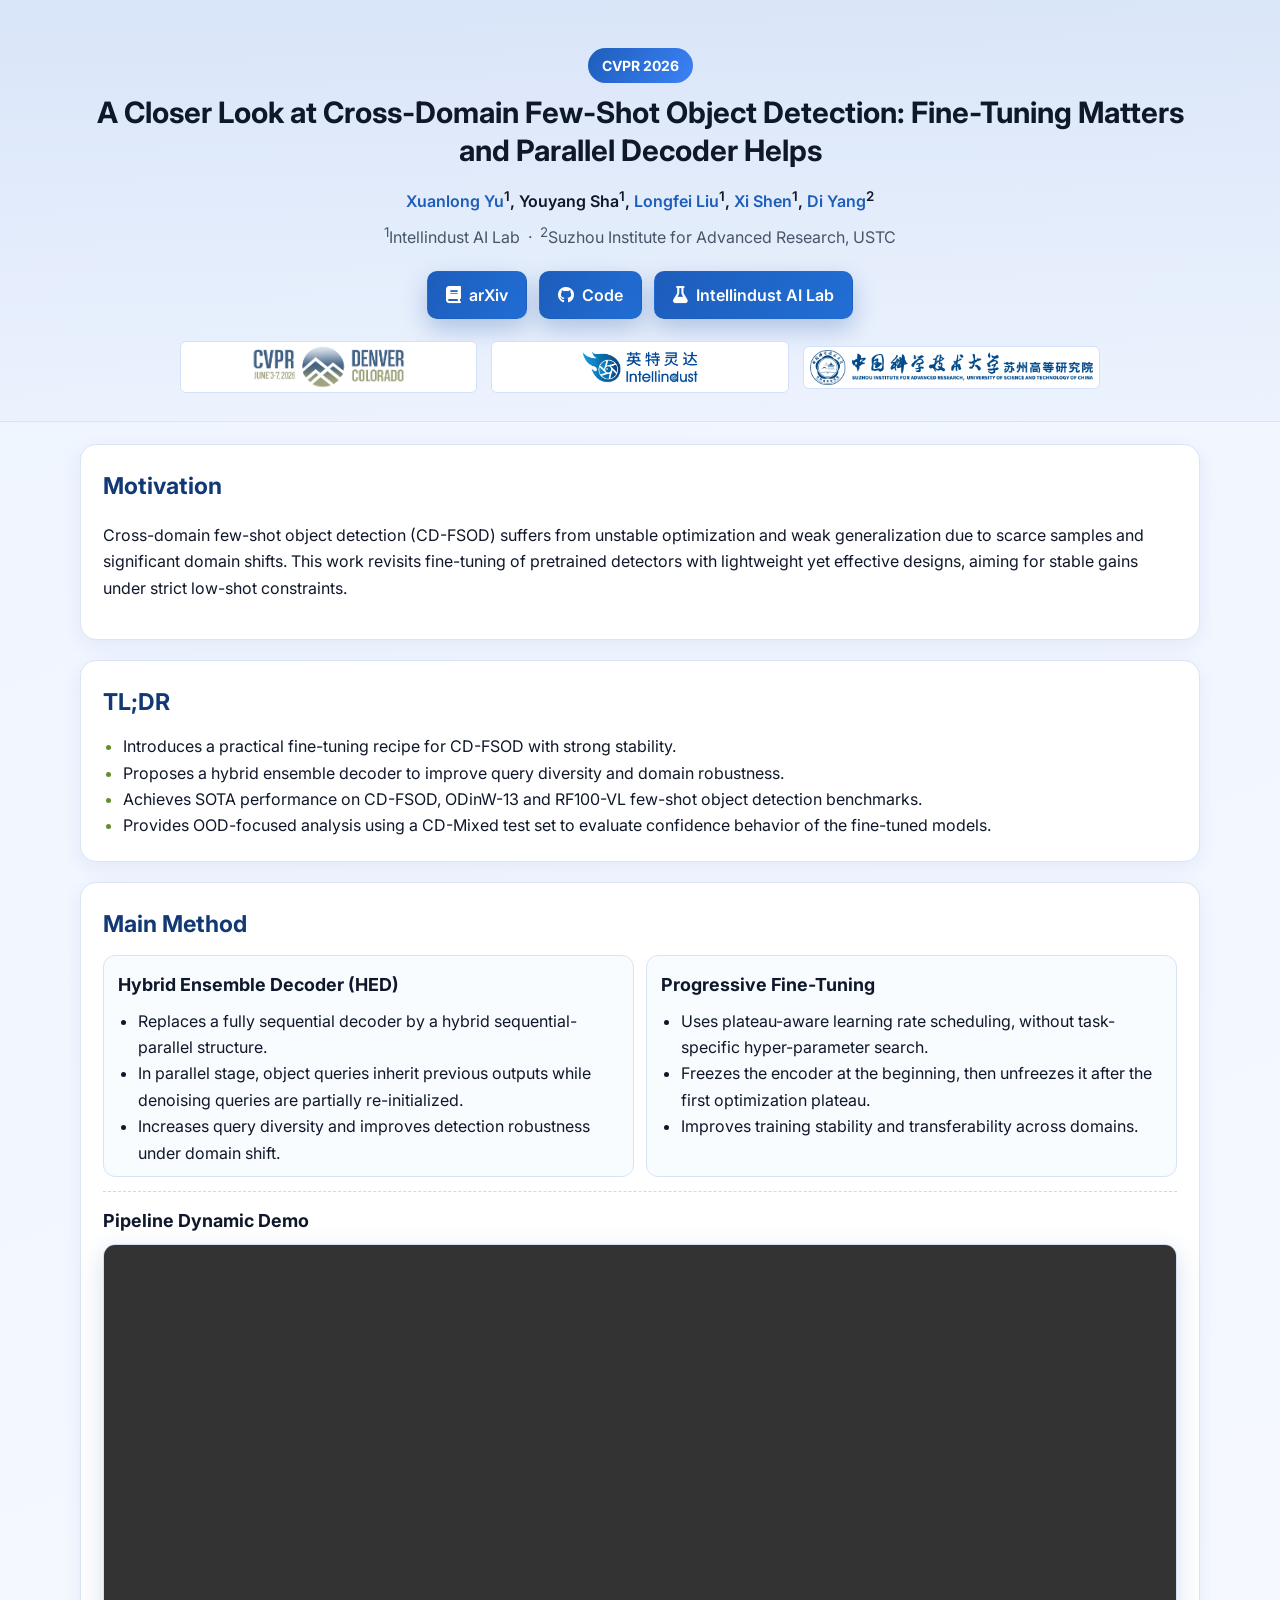
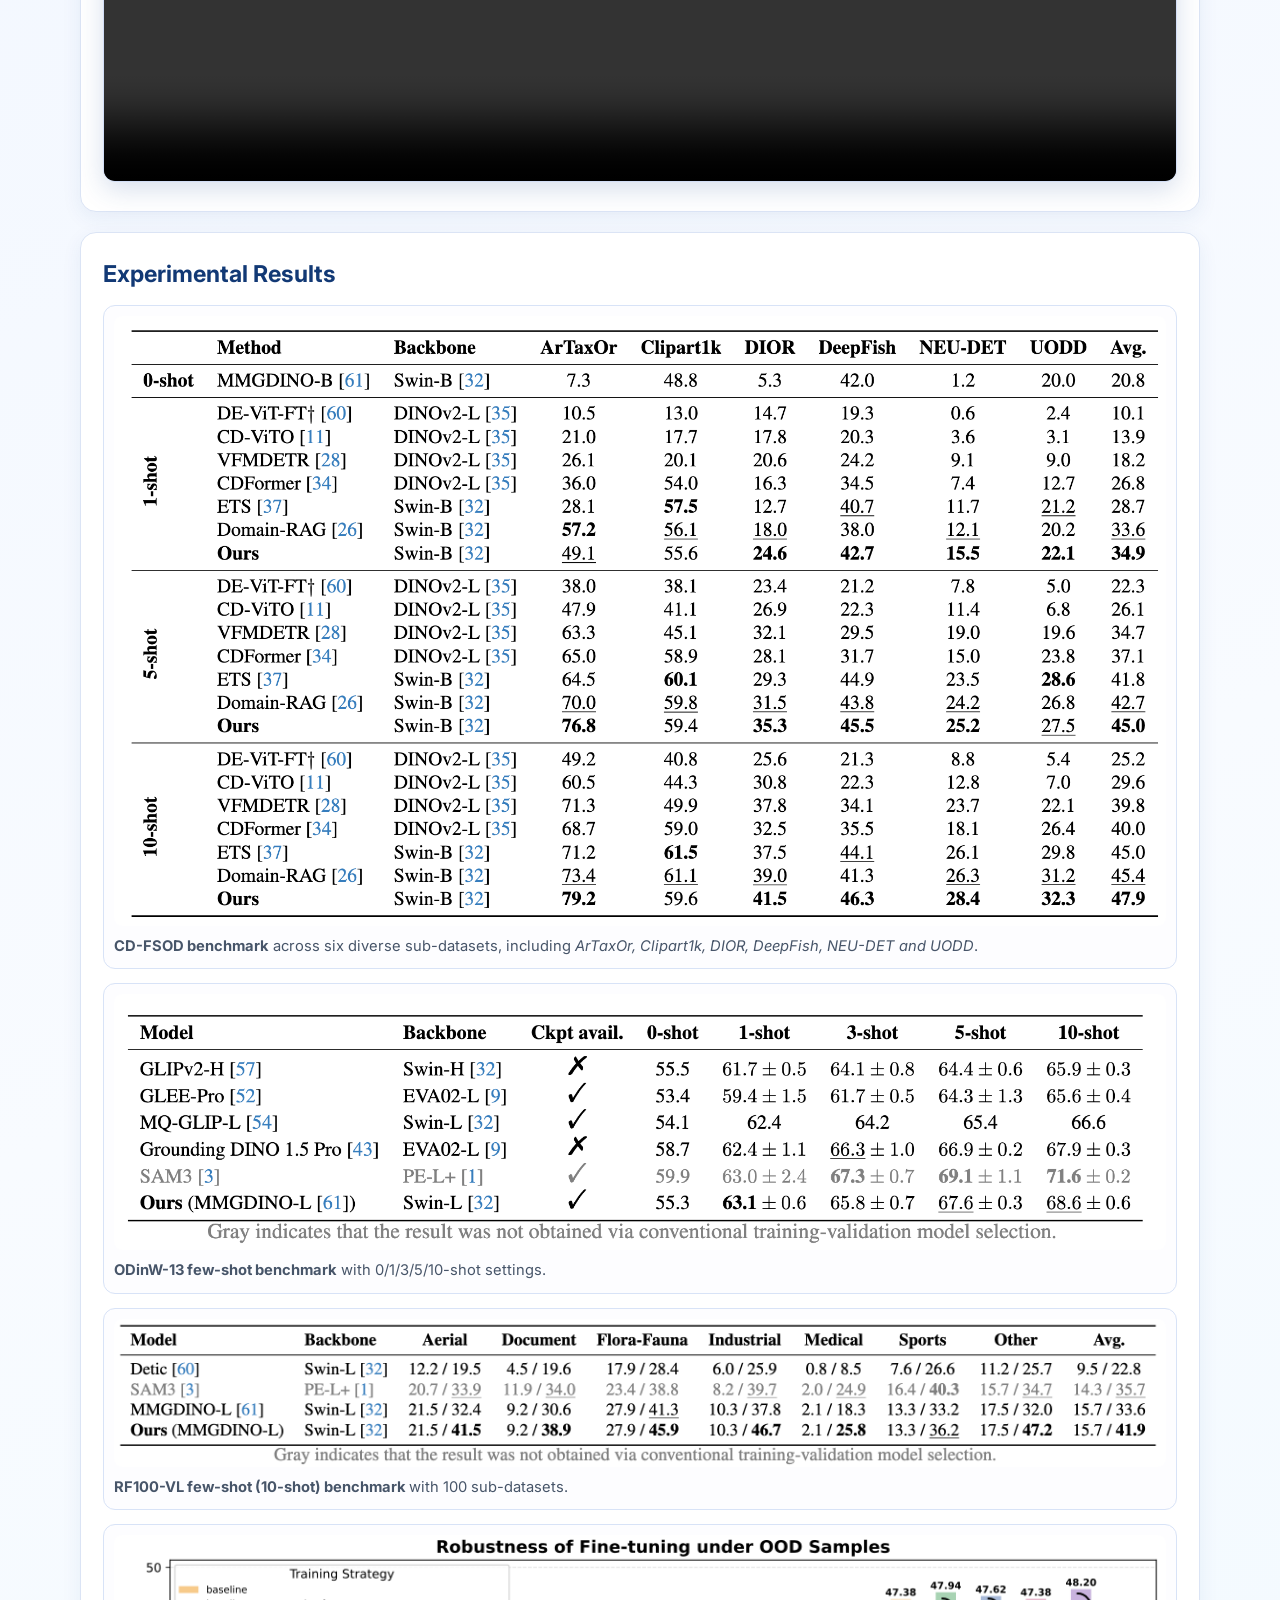
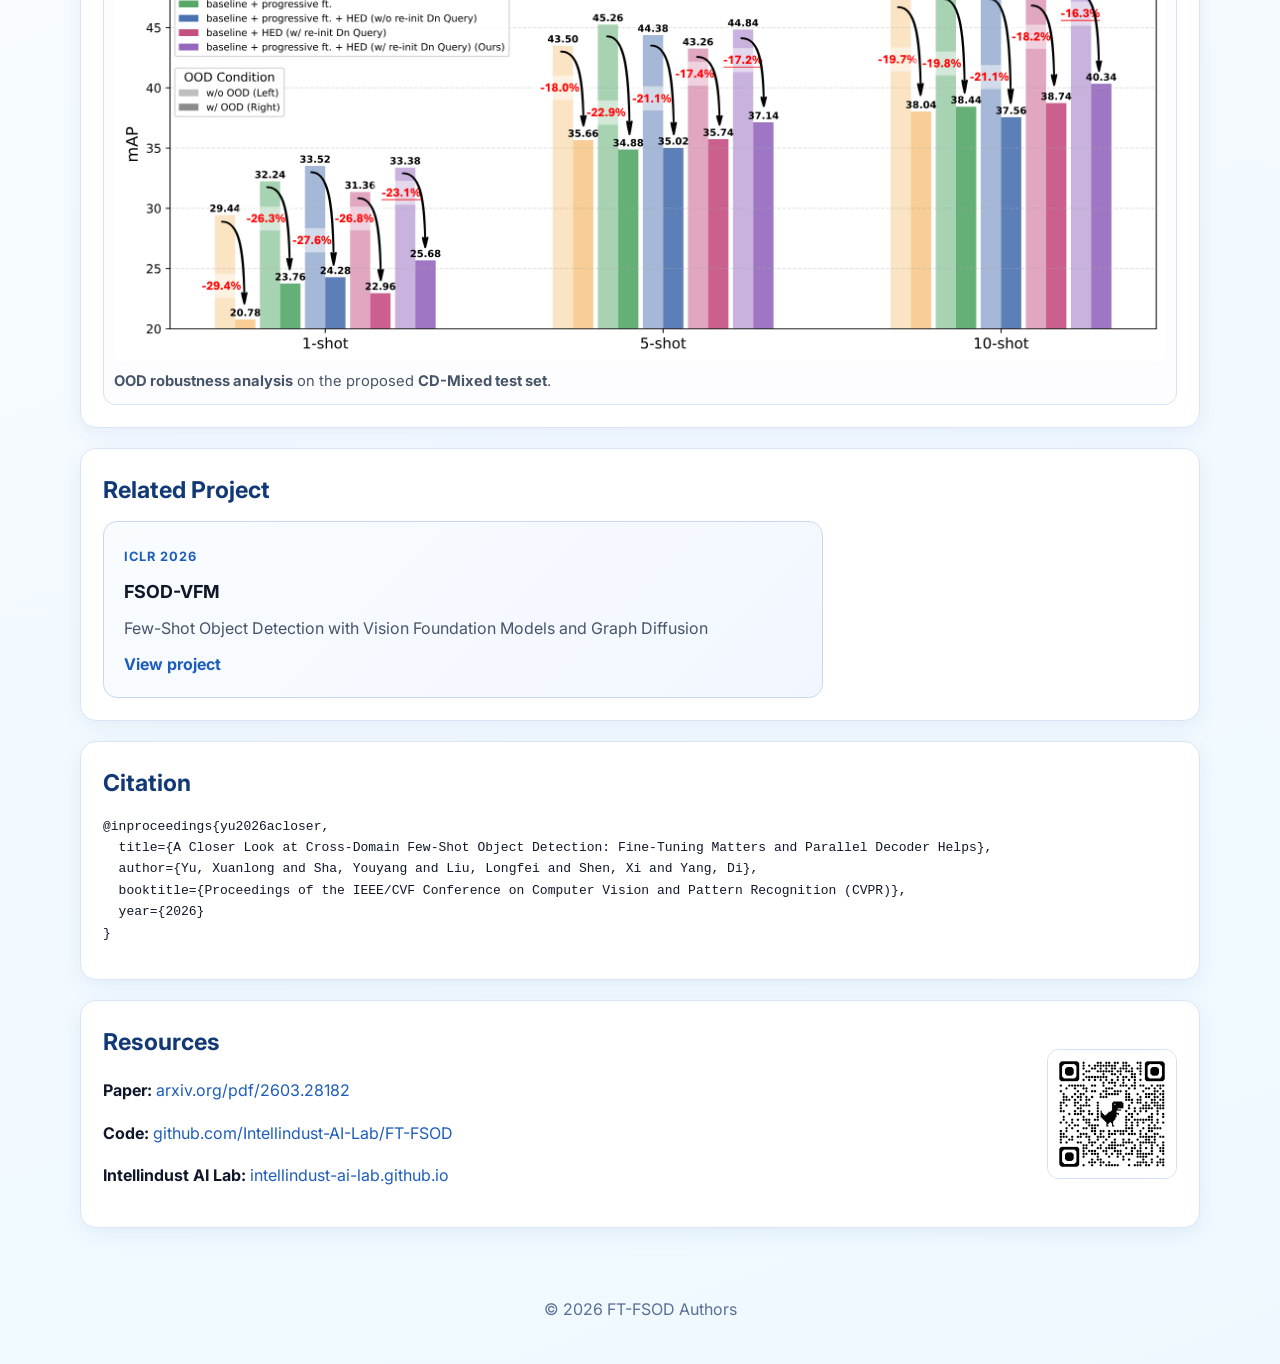
<file: projects/FT-FSOD/index.html>
<!DOCTYPE html>
<html lang="en">
<head>
  <meta charset="utf-8">
  <meta name="viewport" content="width=device-width, initial-scale=1">
  <title>FT-FSOD | CVPR 2026</title>
  <meta name="description" content="A Closer Look at Cross-Domain Few-Shot Object Detection: Fine-Tuning Matters and Parallel Decoder Helps.">
  <meta property="og:title" content="FT-FSOD | CVPR 2026">
  <meta property="og:description" content="Fine-Tuning Matters and Parallel Decoder Helps for Cross-Domain Few-Shot Object Detection.">
  <meta property="og:type" content="website">
  <meta property="og:image" content="resrc/image9.png">
  <meta name="twitter:card" content="summary_large_image">
  <meta name="twitter:title" content="FT-FSOD | CVPR 2026">
  <meta name="twitter:description" content="Cross-domain few-shot object detection with progressive fine-tuning and hybrid ensemble decoder.">
  <meta name="twitter:image" content="resrc/image9.png">

  <link rel="preconnect" href="https://fonts.googleapis.com">
  <link rel="preconnect" href="https://fonts.gstatic.com" crossorigin>
  <link href="https://fonts.googleapis.com/css2?family=Inter:wght@400;500;700;800&display=swap" rel="stylesheet">
  <link href="https://cdnjs.cloudflare.com/ajax/libs/font-awesome/6.4.0/css/all.min.css" rel="stylesheet">
  <link rel="stylesheet" href="style.css?v=20260811">
</head>
<body>
  <header class="hero">
    <div class="hero-inner">
      <p class="venue-chip">CVPR 2026</p>
      <h1>A Closer Look at Cross-Domain Few-Shot Object Detection: Fine-Tuning Matters and Parallel Decoder Helps</h1>
      <p class="authors">
        <a href="http://xuanlong-yu.github.io/" target="_blank" rel="noopener noreferrer">Xuanlong Yu</a><sup>1</sup>,
        Youyang Sha<sup>1</sup>,
        <a href="https://capsule2077.github.io/" target="_blank" rel="noopener noreferrer">Longfei Liu</a><sup>1</sup>,
        <a href="https://xishen0220.github.io/" target="_blank" rel="noopener noreferrer">Xi Shen</a><sup>1</sup>,
        <a href="https://walker1126.github.io/" target="_blank" rel="noopener noreferrer">Di Yang</a><sup>2</sup>
      </p>
      <p class="affiliation">
        <sup>1</sup>Intellindust AI Lab&nbsp;&nbsp;&middot;&nbsp;&nbsp;<sup>2</sup>Suzhou Institute for Advanced Research, USTC
      </p>
      <div class="hero-buttons">
        <a class="btn btn-icon primary" href="https://arxiv.org/abs/2603.28182" target="_blank" rel="noopener noreferrer"><i class="fas fa-book" aria-hidden="true"></i> arXiv</a>
        <a class="btn btn-icon primary" href="https://github.com/Intellindust-AI-Lab/FT-FSOD" target="_blank" rel="noopener noreferrer"><i class="fab fa-github" aria-hidden="true"></i> Code</a>
        <a class="btn btn-icon primary" href="https://intellindust-ai-lab.github.io/" target="_blank" rel="noopener noreferrer"><i class="fas fa-flask" aria-hidden="true"></i> Intellindust AI Lab</a>
      </div>
    </div>
    <div class="hero-logos">
      <img src="resrc/cvpr26.png" alt="CVPR 2026 logo">
      <img src="resrc/image2.png" alt="Intellindust AI Lab logo">
      <img src="resrc/image3.png" alt="SIAR USTC logo">
    </div>
  </header>

  <main>
    <section class="section-card">
      <h2>Motivation</h2>
      <p>
        Cross-domain few-shot object detection (CD-FSOD) suffers from unstable optimization and weak generalization due to scarce samples and significant domain shifts.
        This work revisits fine-tuning of pretrained detectors with lightweight yet effective designs, aiming for stable gains under strict low-shot constraints.
      </p>
    </section>

    <section class="section-card">
      <h2>TL;DR</h2>
      <ul class="contrib-list">
        <li>Introduces a practical fine-tuning recipe for CD-FSOD with strong stability.</li>
        <li>Proposes a hybrid ensemble decoder to improve query diversity and domain robustness.</li>
        <li>Achieves SOTA performance on CD-FSOD, ODinW-13 and RF100-VL few-shot object detection benchmarks.</li>
        <li>Provides OOD-focused analysis using a CD-Mixed test set to evaluate confidence behavior of the fine-tuned models.</li>
      </ul>
    </section>

    <section class="section-card">
      <h2>Main Method</h2>
      <div class="two-col">
        <article class="sub-card">
          <h3>Hybrid Ensemble Decoder (HED)</h3>
          <ul>
            <li>Replaces a fully sequential decoder by a hybrid sequential-parallel structure.</li>
            <li>In parallel stage, object queries inherit previous outputs while denoising queries are partially re-initialized.</li>
            <li>Increases query diversity and improves detection robustness under domain shift.</li>
          </ul>
        </article>
        <article class="sub-card">
          <h3>Progressive Fine-Tuning</h3>
          <ul>
            <li>Uses plateau-aware learning rate scheduling, without task-specific hyper-parameter search.</li>
            <li>Freezes the encoder at the beginning, then unfreezes it after the first optimization plateau.</li>
            <li>Improves training stability and transferability across domains.</li>
          </ul>
        </article>
      </div>

      <div class="media-card">
        <h3>Pipeline Dynamic Demo</h3>
        <video class="pipeline-video" src="resrc/pipeline.mp4" autoplay muted loop controls playsinline>
          Your browser does not support the video tag.
        </video>
      </div>
    </section>

    <section class="section-card">
      <h2>Experimental Results</h2>
      <div class="gallery">
        <figure>
          <img src="resrc/image6.png" alt="CD-FSOD detailed benchmark table">
          <figcaption><strong>CD-FSOD benchmark</strong> across six diverse sub-datasets, including <i>ArTaxOr, Clipart1k, DIOR, DeepFish, NEU-DET and UODD</i>.</figcaption>
        </figure>
        <figure>
          <img src="resrc/image7.png" alt="ODinW-13 benchmark table">
          <figcaption><strong>ODinW-13 few-shot benchmark</strong> with 0/1/3/5/10-shot settings.</figcaption>
        </figure>
        <figure>
          <img src="resrc/image8.png" alt="RF100-VL benchmark table">
          <figcaption><strong>RF100-VL few-shot (10-shot) benchmark </strong> with 100 sub-datasets.</figcaption>
        </figure>
        <figure>
          <img src="resrc/image5.png" alt="Robustness under OOD samples">
          <figcaption><strong>OOD robustness analysis</strong> on the proposed <strong>CD-Mixed test set</strong>.</figcaption>
        </figure>
      </div>
    </section>

    <section class="section-card" id="related-projects">
      <h2>Related Project</h2>
      <a class="related-project-card" href="https://intellindust-ai-lab.github.io/projects/FSOD-VFM/" target="_blank" rel="noopener noreferrer" aria-label="Visit the FSOD-VFM project page">
        <span class="related-project-venue">ICLR 2026</span>
        <h3>FSOD-VFM</h3>
        <p>Few-Shot Object Detection with Vision Foundation Models and Graph Diffusion</p>
        <span class="related-project-link">View project</span>
      </a>
    </section>

    <section class="section-card">
      <h2>Citation</h2>
      <pre><code>@inproceedings{yu2026acloser,
  title={A Closer Look at Cross-Domain Few-Shot Object Detection: Fine-Tuning Matters and Parallel Decoder Helps},
  author={Yu, Xuanlong and Sha, Youyang and Liu, Longfei and Shen, Xi and Yang, Di},
  booktitle={Proceedings of the IEEE/CVF Conference on Computer Vision and Pattern Recognition (CVPR)},
  year={2026}
}</code></pre>
    </section>

    <section class="section-card resources">
      <div>
        <h2>Resources</h2>
        <p><strong>Paper:</strong> <a href="https://arxiv.org/pdf/2603.28182" target="_blank" rel="noopener noreferrer">arxiv.org/pdf/2603.28182</a></p>
        <p><strong>Code:</strong> <a href="https://github.com/Intellindust-AI-Lab/FT-FSOD" target="_blank" rel="noopener noreferrer">github.com/Intellindust-AI-Lab/FT-FSOD</a></p>
        <p><strong>Intellindust AI Lab:</strong> <a href="https://intellindust-ai-lab.github.io/" target="_blank" rel="noopener noreferrer">intellindust-ai-lab.github.io</a></p>
      </div>
      <img src="resrc/image1.png" alt="Project QR code">
    </section>
  </main>

  <footer>
    <p>&copy; 2026 FT-FSOD Authors</p>
  </footer>
</body>
</html>
</file>
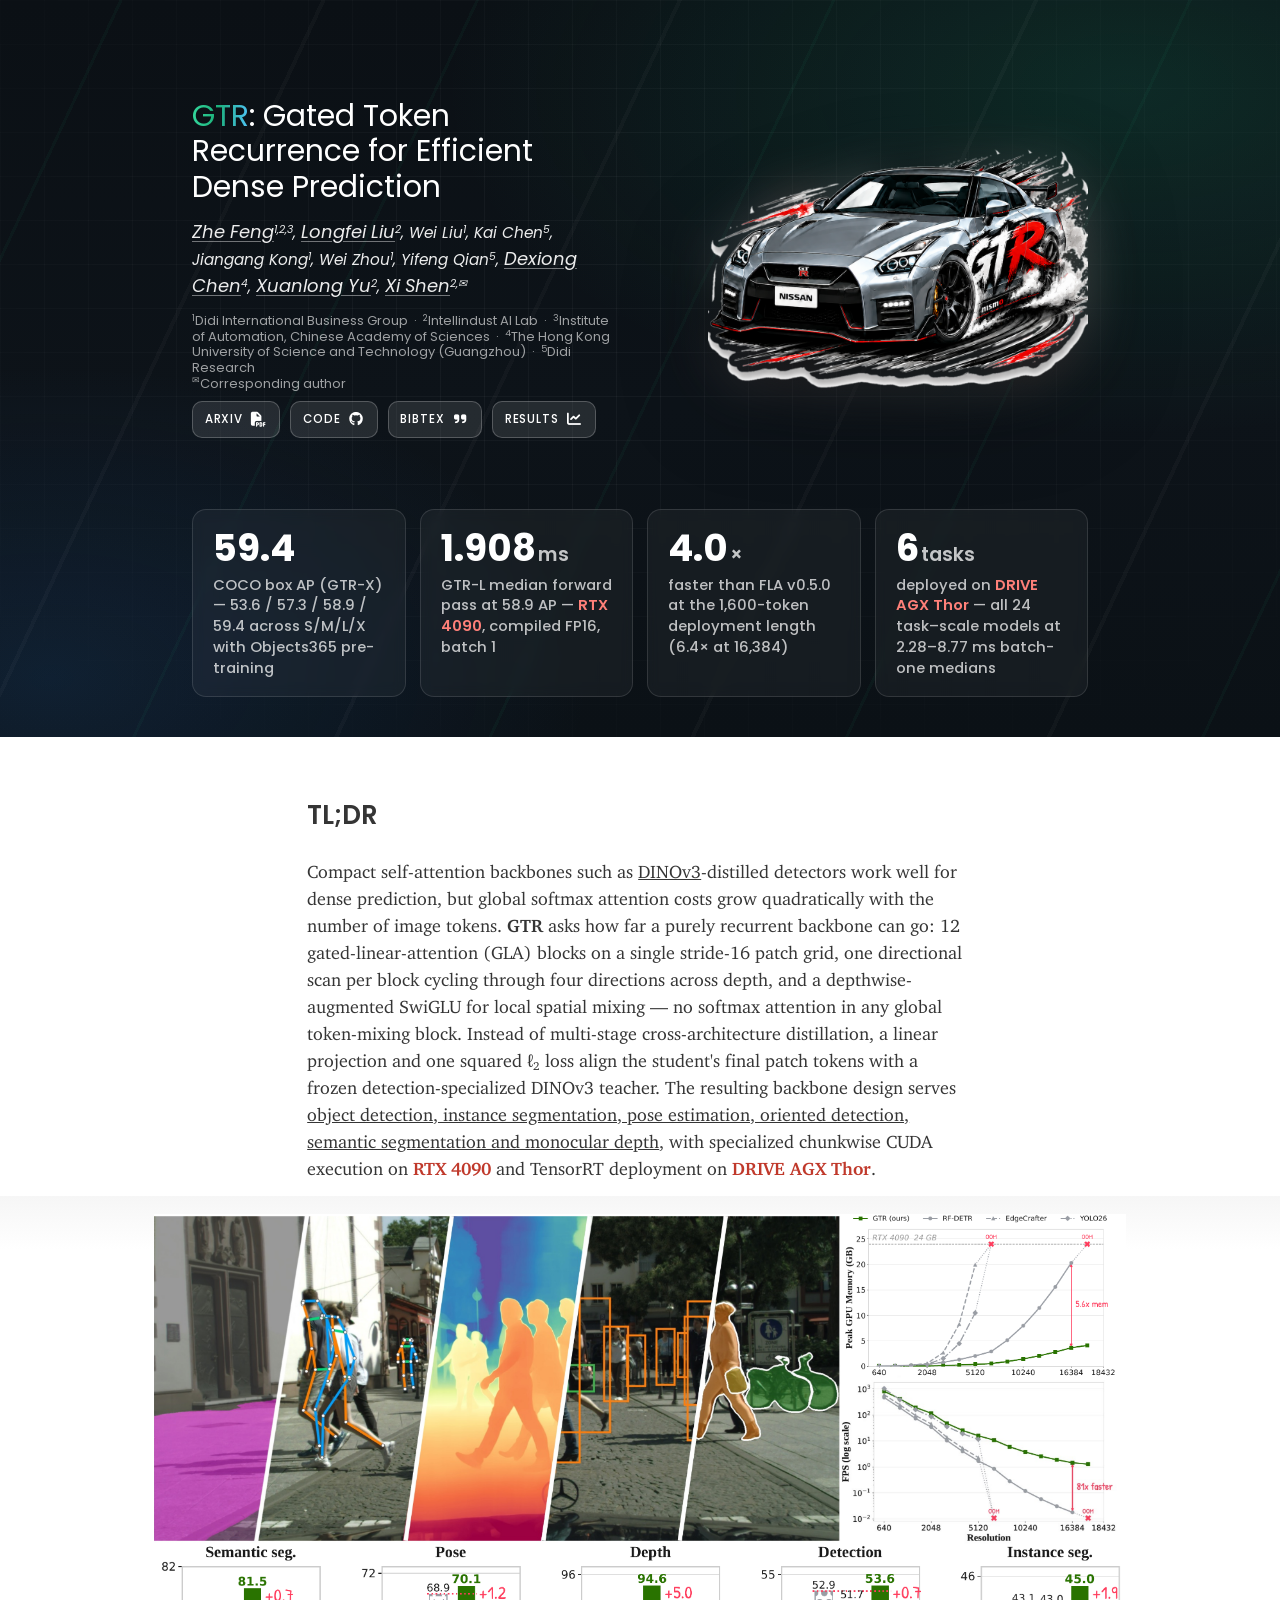
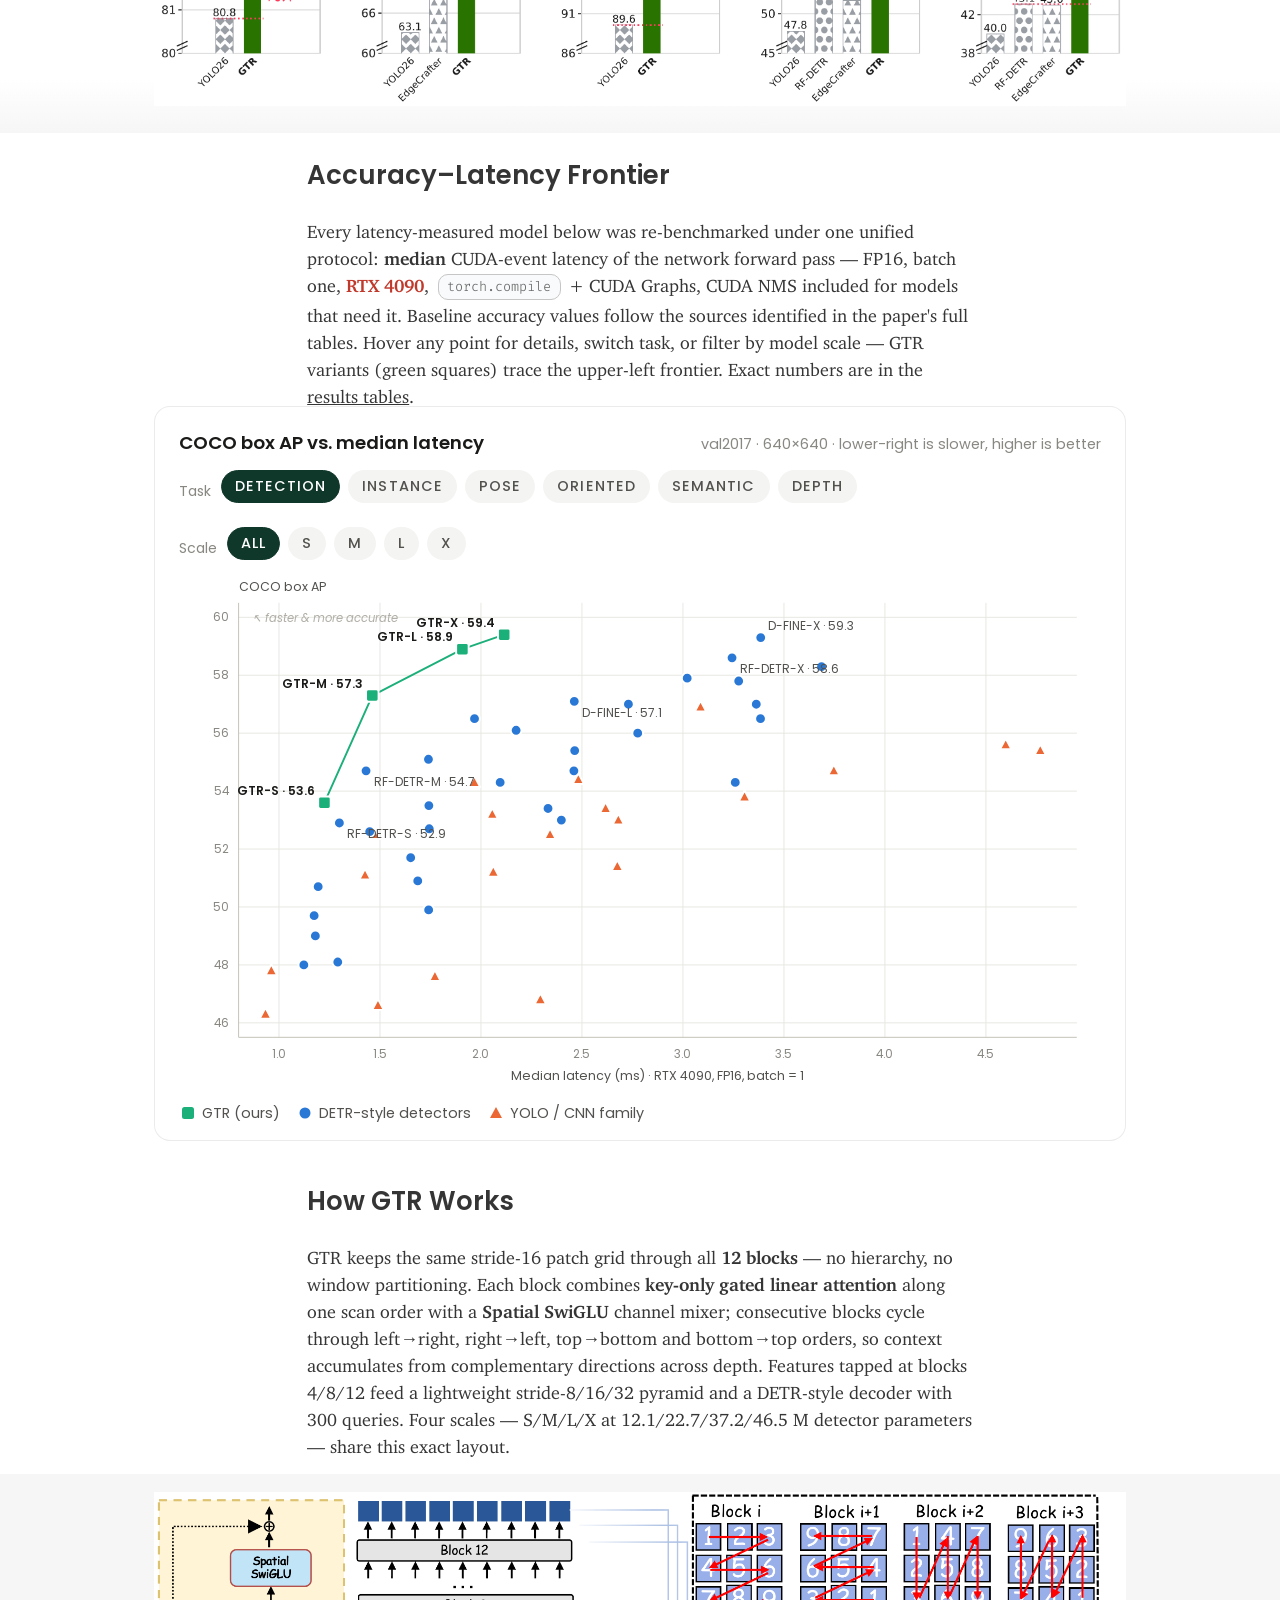
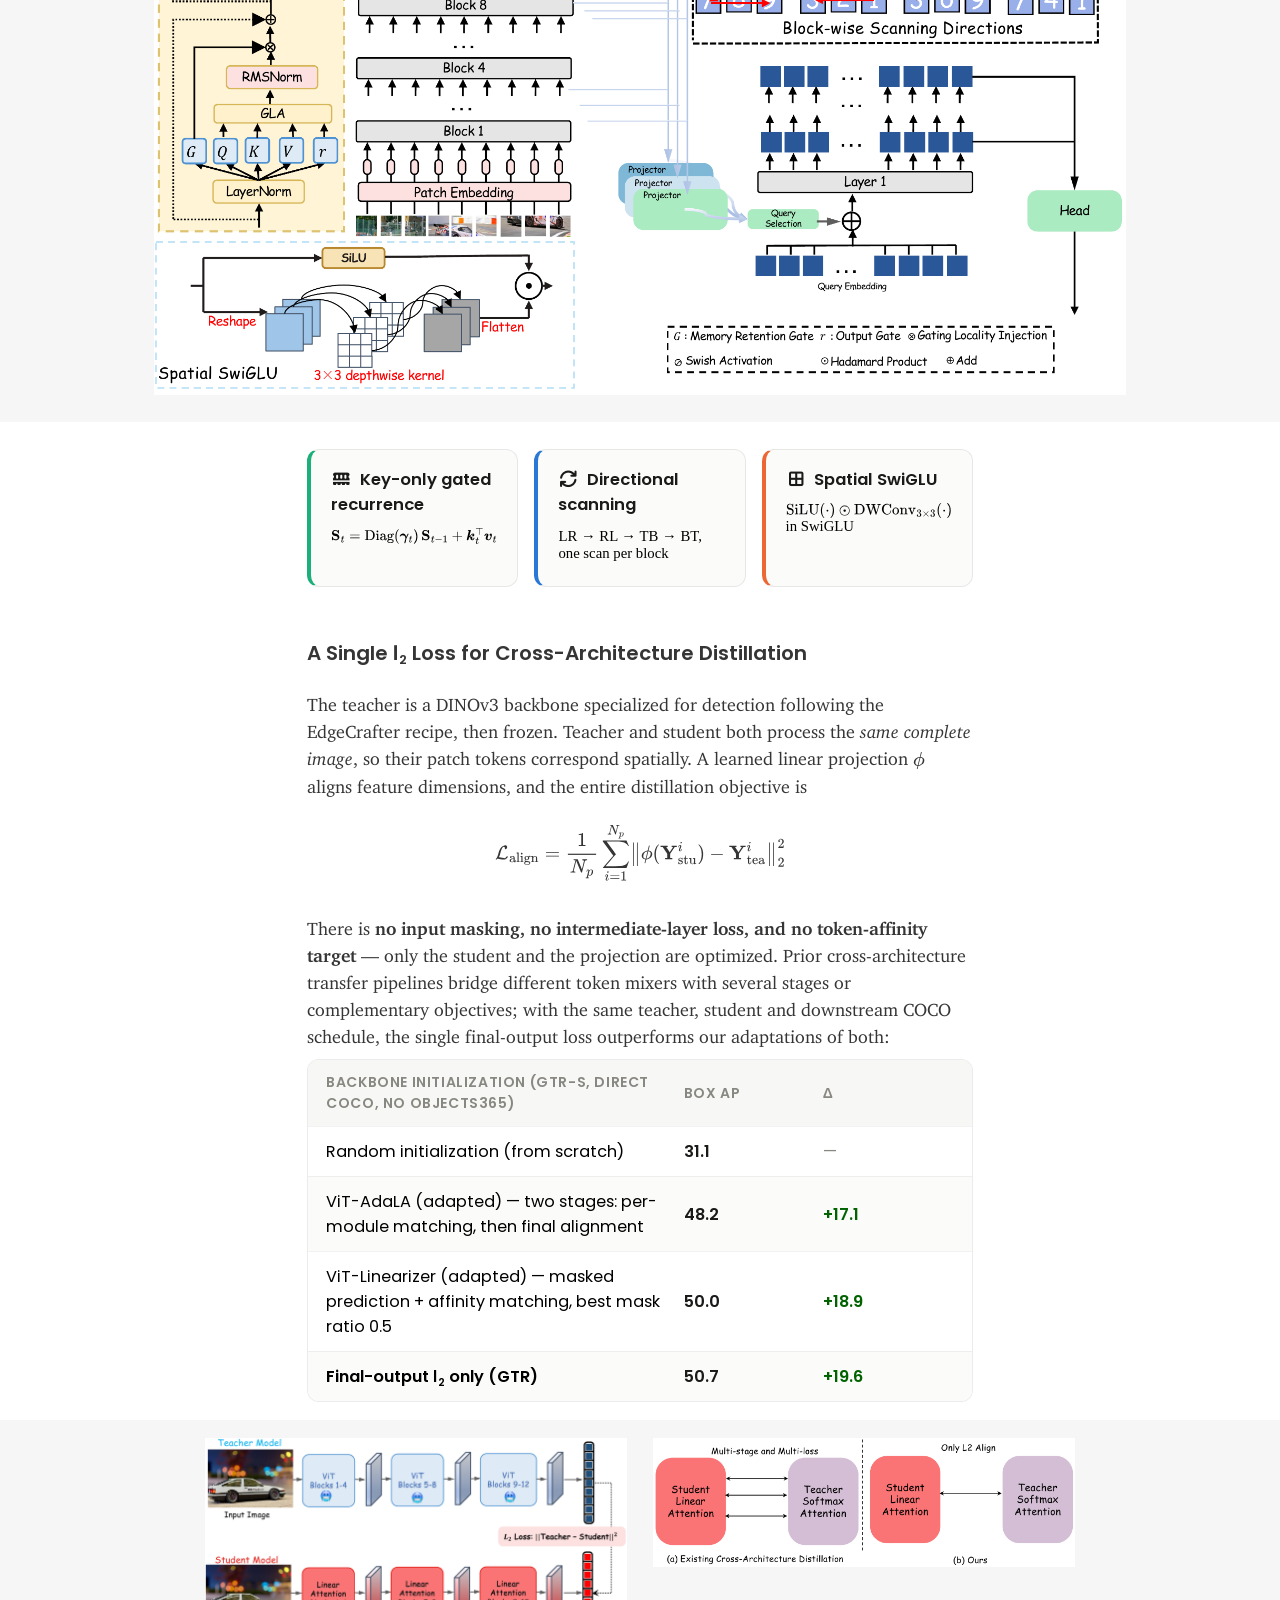
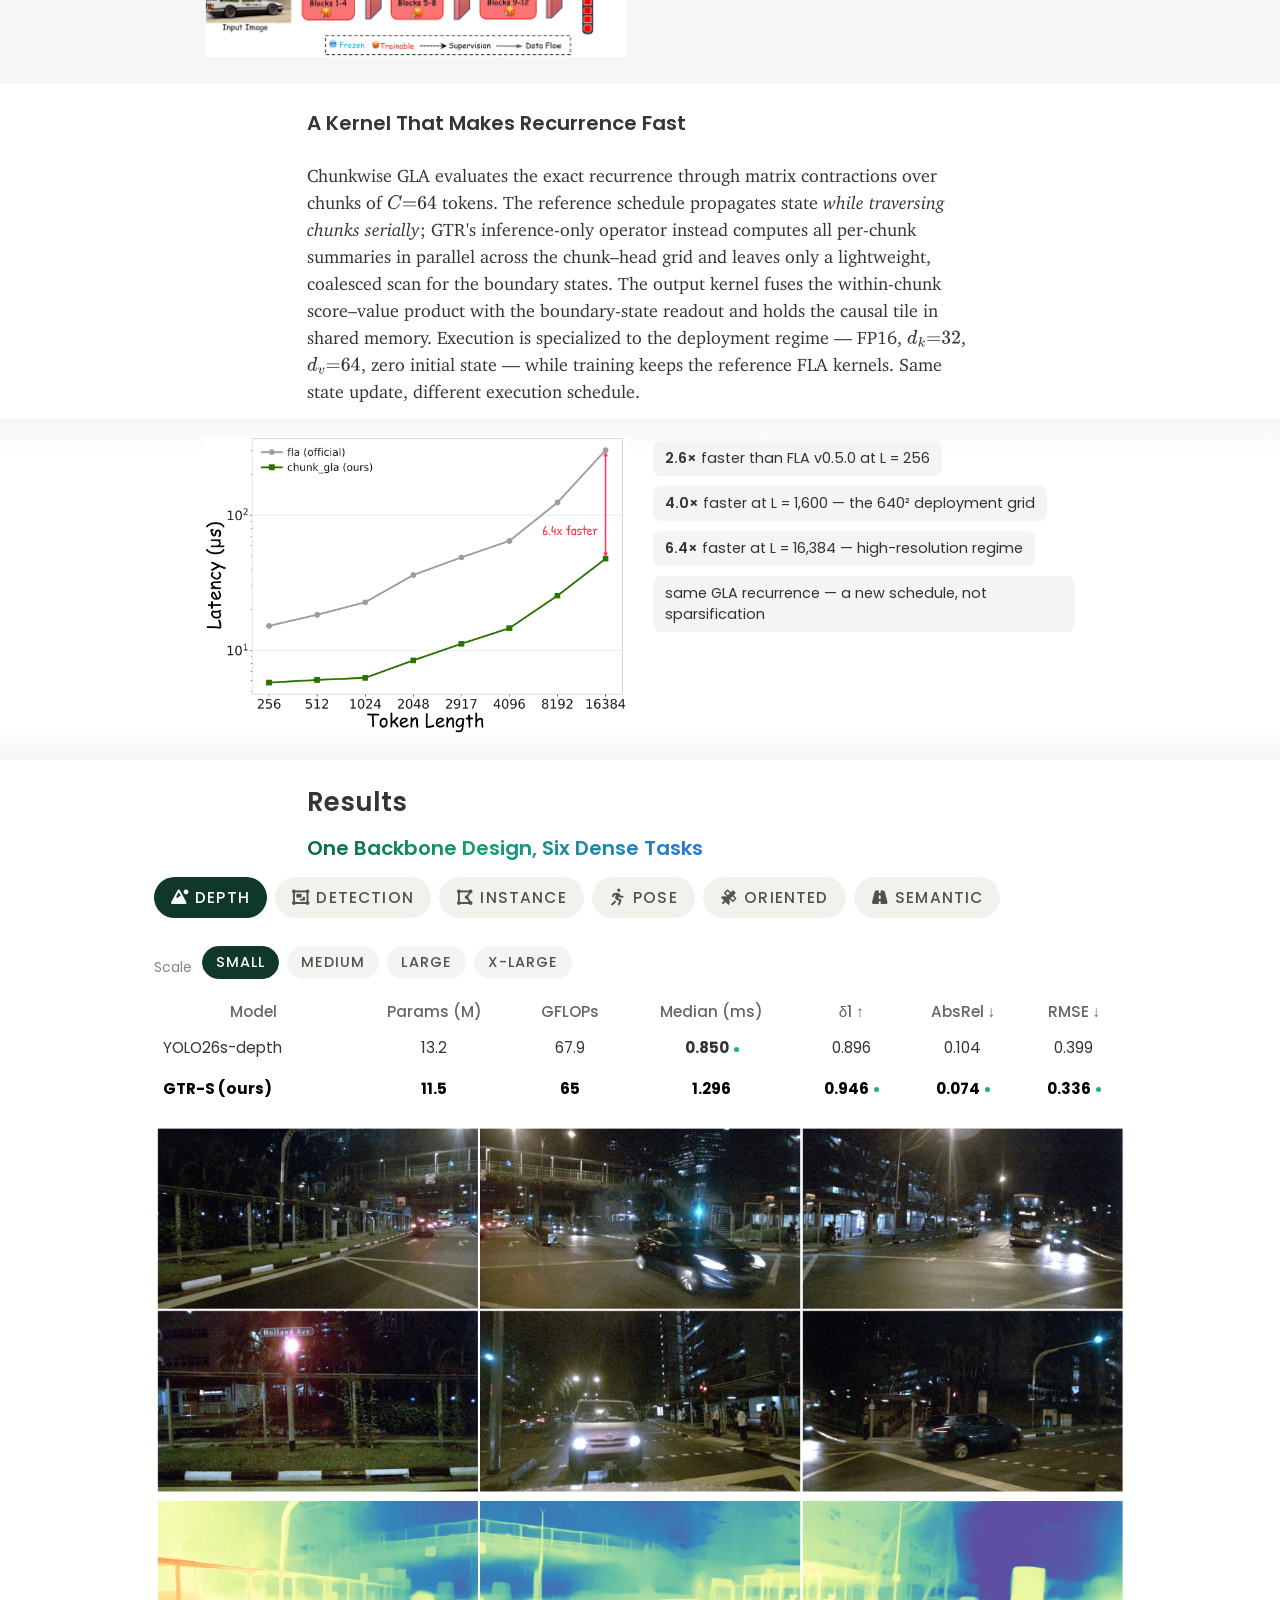
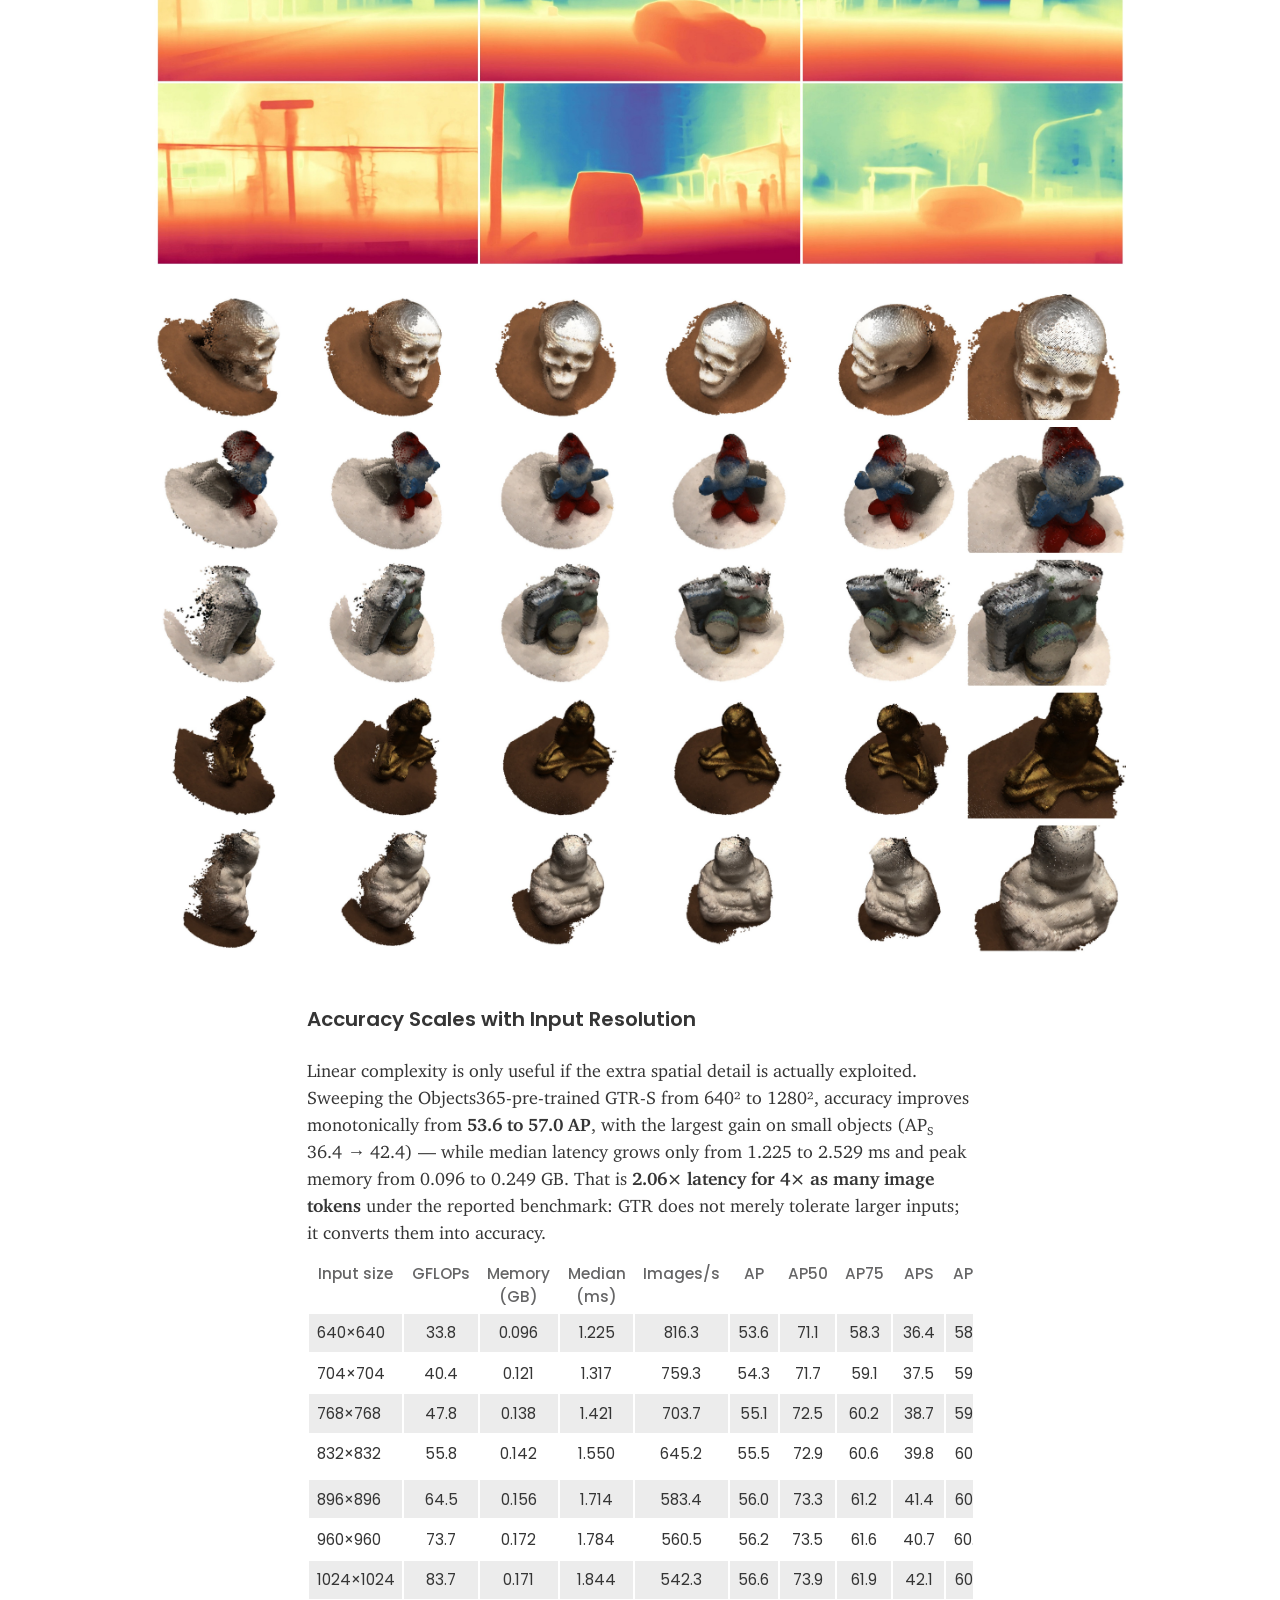
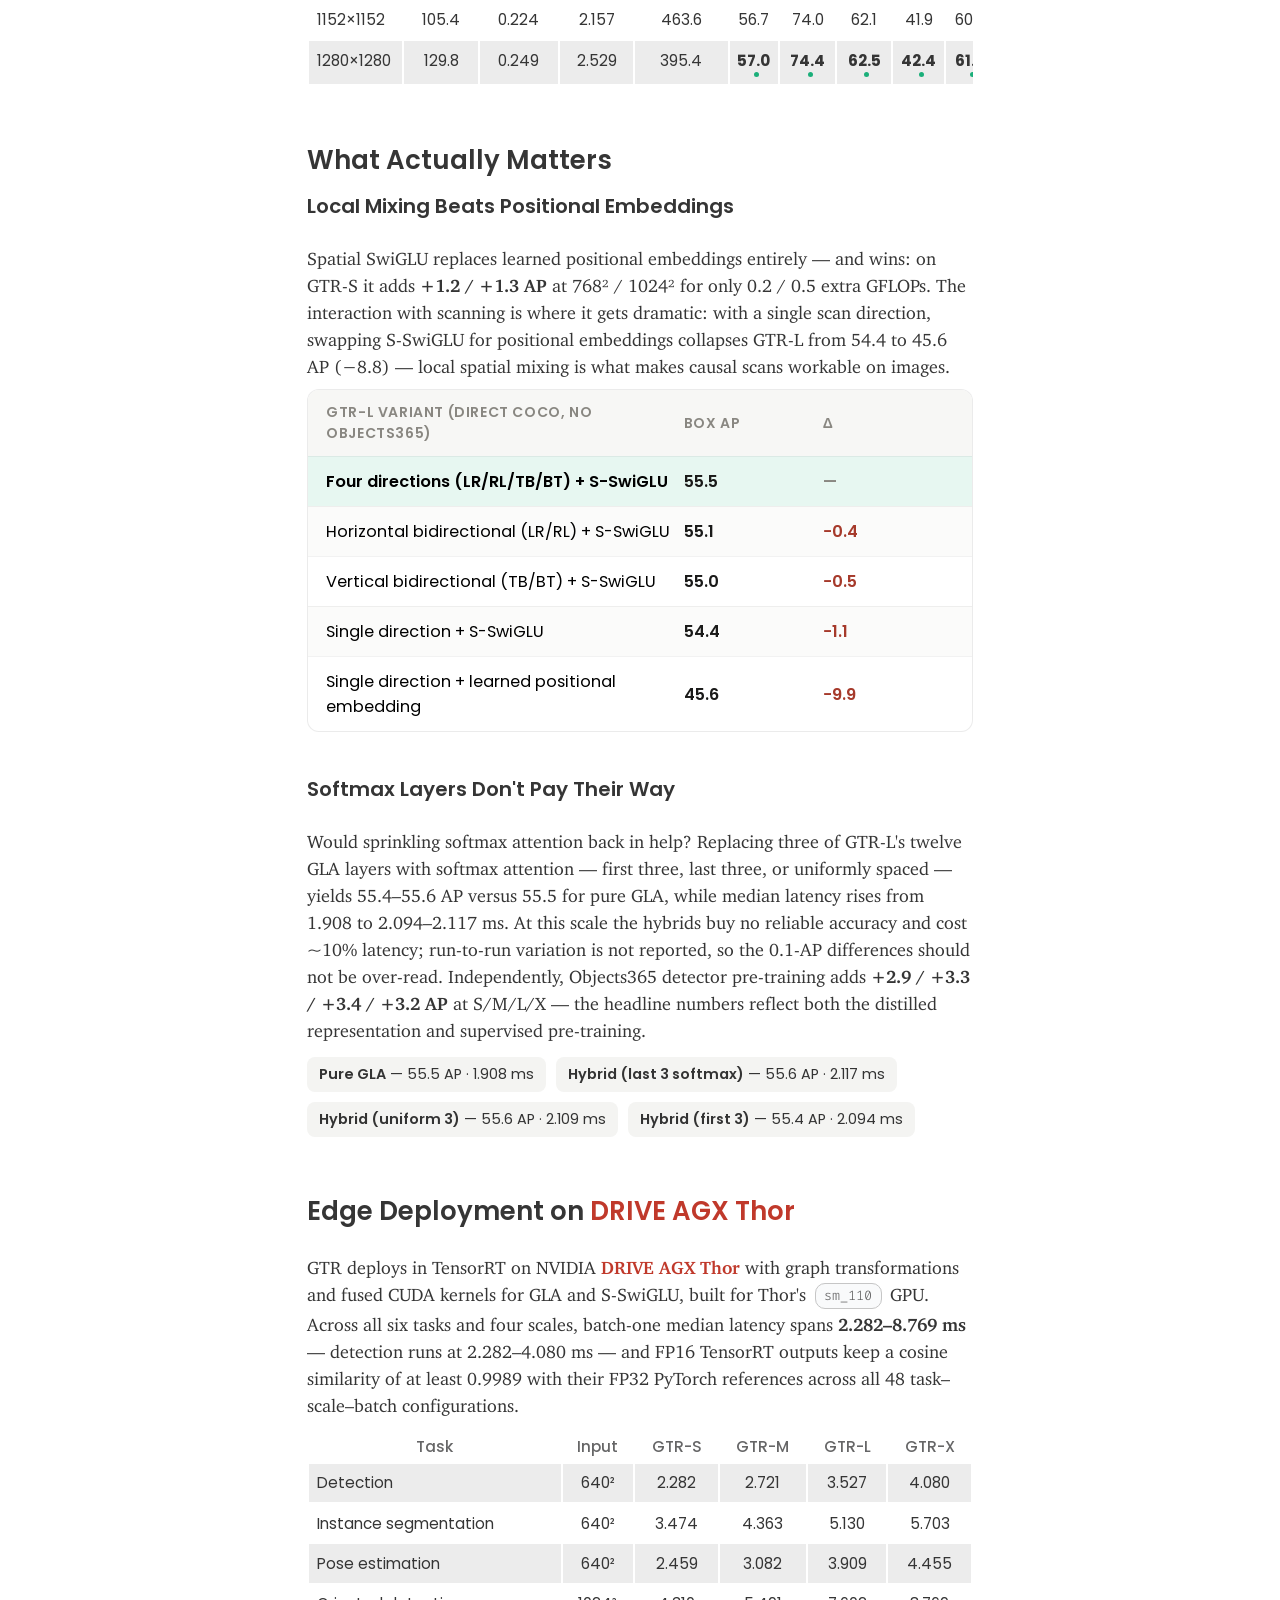
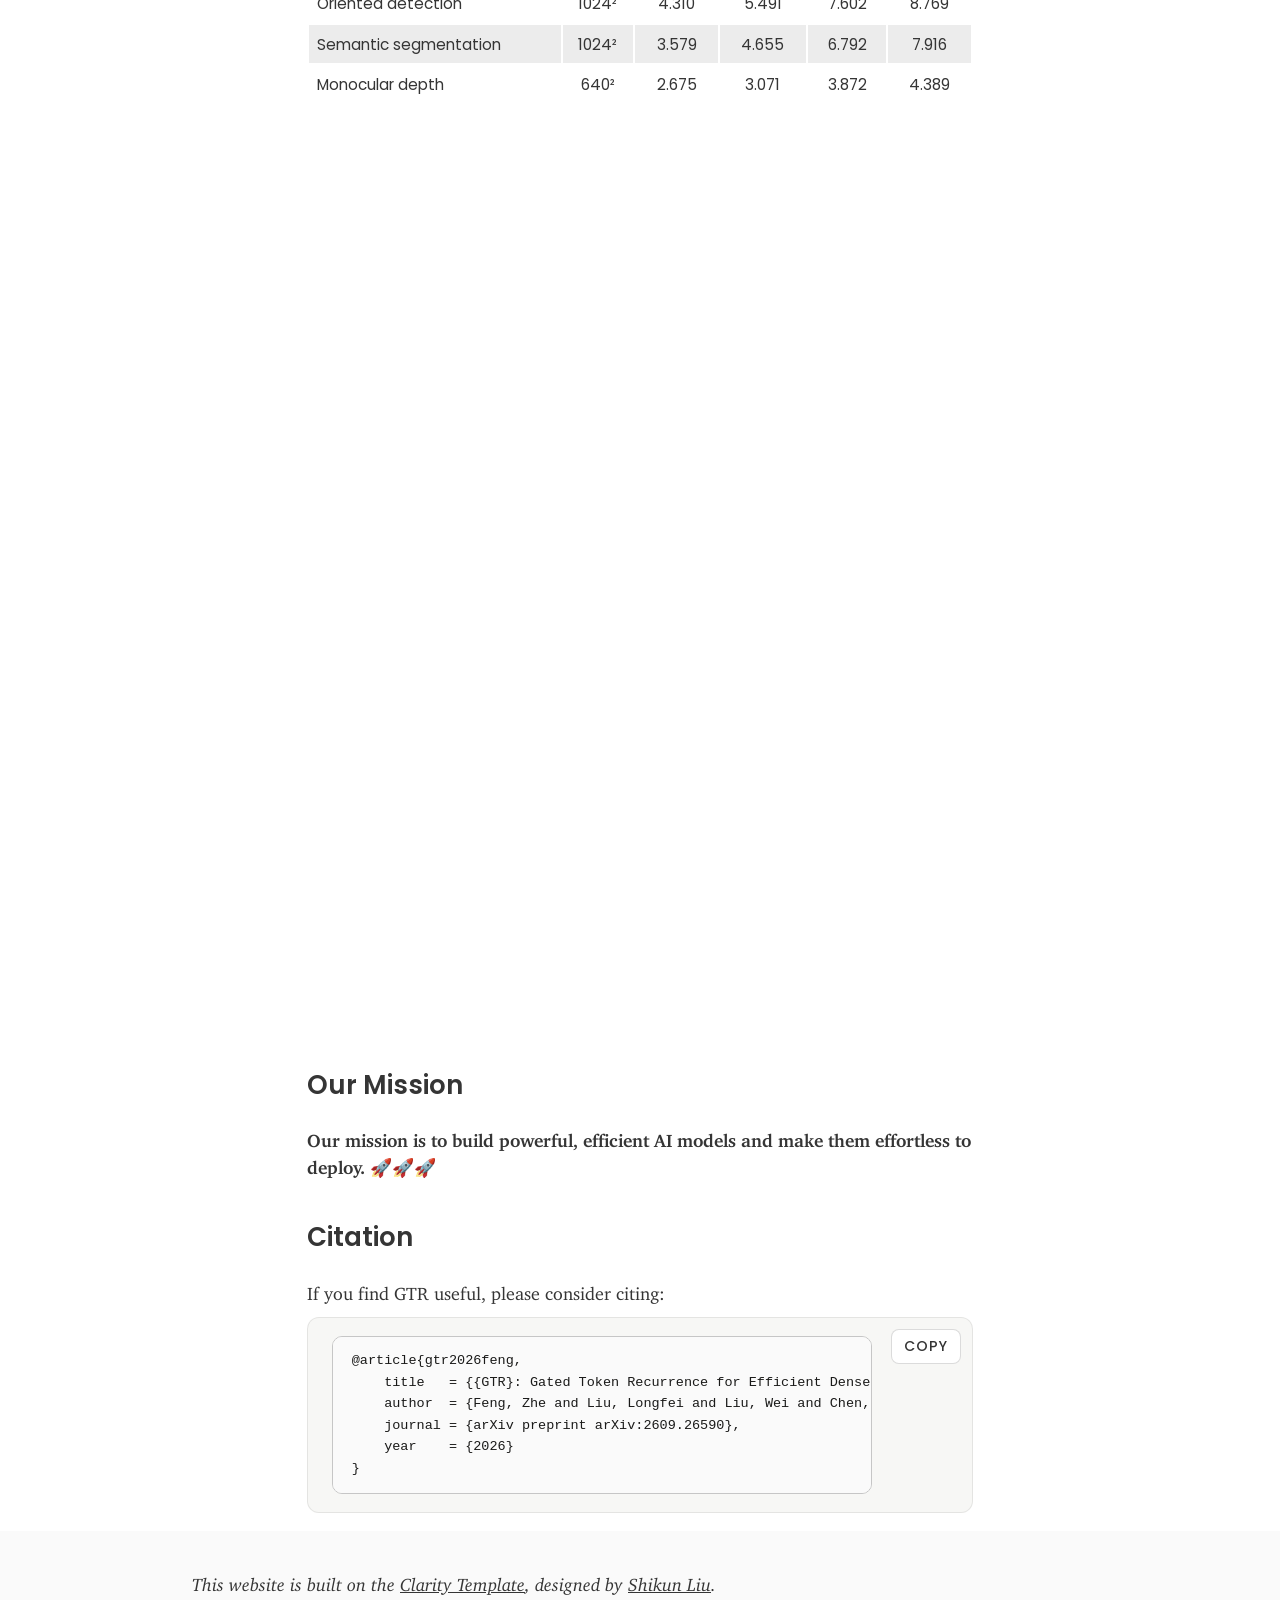
<file: projects/GTR/index.html>
<html lang="en-GB">
<head>
    <meta charset="UTF-8">
    <meta http-equiv="X-UA-Compatible" content="IE=edge">
    <meta name="viewport" content="width=device-width, initial-scale=1.0">
    <title>GTR: Gated Token Recurrence for Efficient Dense Prediction</title>
    <meta name="description" content="GTR is a softmax-free, single-scale recurrent vision backbone built on gated linear attention. Distilled from a detection-specialized DINOv3 teacher with a single squared L2 loss, it reaches 58.9 box AP on COCO at a 1.908 ms median forward pass, serves six dense-prediction tasks, and deploys on DRIVE AGX Thor.">
    <meta name="referrer" content="no-referrer-when-downgrade">
    <meta name="robots" content="all">
    <meta content="en_EN" property="og:locale">
    <meta content="website" property="og:type">
    <meta content="GTR" property="og:title">
    <meta content="Gated Token Recurrence for Efficient Dense Prediction" property="og:description">
    <link rel="icon" href="data:image/svg+xml,<svg xmlns=%22http://www.w3.org/2000/svg%22 viewBox=%220 0 100 100%22><text y=%22.9em%22 font-size=%2290%22>🏎️</text></svg>">

    <link rel="stylesheet" type="text/css" media="all" href="assets/stylesheets/main_free.css" />
    <link rel="stylesheet" type="text/css" media="all" href="clarity/clarity.css" />
    <link rel="stylesheet" type="text/css" media="all" href="gtr/gtr.css" />
    <link href="assets/fontawesome-free-7.2.0-web/css/all.min.css" rel="stylesheet">
    <script src="assets/scripts/navbar.js"></script>  <!-- Comment to remove table of content. -->
</head>

<body>
    <!-- ======================= Title / Hero ======================= -->
    <div class="container blog gtr-hero" id="first-content">
        <div class="blog-title white">
            <div class="blog-intro">
                <div>
                    <h1 class="title"><span class="gtr-grad">GTR</span>: Gated Token Recurrence for Efficient Dense Prediction</h1>
                    <p class="author">
                        <a href="https://scholar.google.com/citations?user=oUxIu7IAAAAJ&amp;hl=en" target="_blank">Zhe Feng</a><sup>1,2,3</sup>,
                        <a href="https://scholar.google.com/citations?user=IqJmMfgAAAAJ&amp;hl=en" target="_blank">Longfei Liu</a><sup>2</sup>,
                        Wei Liu<sup>1</sup>,
                        Kai Chen<sup>5</sup>,
                        Jiangang Kong<sup>1</sup>,
                        Wei Zhou<sup>1</sup>,
                        Yifeng Qian<sup>5</sup>,
                        <a href="https://scholar.google.com/citations?user=goM0yAIAAAAJ&amp;hl=en" target="_blank">Dexiong Chen</a><sup>4</sup>,
                        <a href="https://scholar.google.com/citations?user=o3Q56qsAAAAJ&amp;hl=en" target="_blank">Xuanlong Yu</a><sup>2</sup>,
                        <a href="https://scholar.google.com/citations?user=nKSXus4AAAAJ&amp;hl=en" target="_blank">Xi Shen</a><sup>2,&#9993;</sup>
                    </p>
                    <p class="author"><span class="aff">
                        <sup>1</sup>Didi International Business Group &nbsp;&middot;&nbsp;
                        <sup>2</sup>Intellindust AI Lab &nbsp;&middot;&nbsp;
                        <sup>3</sup>Institute of Automation, Chinese Academy of Sciences &nbsp;&middot;&nbsp;
                        <sup>4</sup>The Hong Kong University of Science and Technology (Guangzhou) &nbsp;&middot;&nbsp;
                        <sup>5</sup>Didi Research<br>
                        <sup>&#9993;</sup>Corresponding author
                    </span></p>
                </div>

                <div class="info">
                    <div class="gtr-buttons">
                        <a href="https://arxiv.org/pdf/2609.26590" target="_blank" class="button icon">arXiv <i class="fa-solid fa-file-pdf"></i></a>
                        <a href="https://github.com/Intellindust-AI-Lab/GTR" target="_blank" class="button icon">Code <i class="fa-brands fa-github"></i></a>
                        <a href="#bibtex" class="button icon">BibTeX <i class="fa-solid fa-quote-right"></i></a>
                        <a href="#frontier" class="button icon">Results <i class="fa-solid fa-chart-line"></i></a>
                    </div>
                </div>
            </div>

            <div class="blog-cover">
                <img class="foreground" src="assets/figures/gtr_sticker_cut.png" alt="GTR sticker">
                <img class="background" src="assets/figures/gtr_sticker_cut.png" alt="">
            </div>
        </div>

        <!-- headline stats -->
        <div class="gtr-stats">
            <div class="gtr-stat">
                <div class="value"><span data-count="59.4">0</span></div>
                <div class="label">COCO box AP (GTR-X) — 53.6 / 57.3 / 58.9 / 59.4 across S/M/L/X with Objects365 pre-training</div>
            </div>
            <div class="gtr-stat">
                <div class="value"><span data-count="1.908">0</span><span class="unit">ms</span></div>
                <div class="label">GTR-L median forward pass at 58.9 AP — <span class="gtr-hw">RTX 4090</span>, compiled FP16, batch&nbsp;1</div>
            </div>
            <div class="gtr-stat">
                <div class="value"><span data-count="4.0">0</span><span class="unit">&times;</span></div>
                <div class="label">faster than FLA v0.5.0 at the 1,600-token deployment length (6.4&times; at 16,384)</div>
            </div>
            <div class="gtr-stat">
                <div class="value"><span data-count="6">0</span><span class="unit">tasks</span></div>
                <div class="label">deployed on <span class="gtr-hw">DRIVE AGX Thor</span> — all 24 task–scale models at 2.28–8.77&nbsp;ms batch-one medians</div>
            </div>
        </div>
    </div>


    <!-- ======================= TL;DR ======================= -->
    <div class="container blog main first" id="blog-main">
        <h1>TL;DR</h1>
        <p class="text">
            Compact self-attention backbones such as <a href="https://arxiv.org/abs/2508.10104" target="_blank">DINOv3</a>-distilled
            detectors work well for dense prediction, but global softmax attention costs grow quadratically
            with the number of image tokens. <b>GTR</b> asks how far a purely recurrent backbone can go:
            12 gated-linear-attention (GLA) blocks on a single stride-16 patch grid, one directional scan
            per block cycling through four directions across depth, and a depthwise-augmented SwiGLU for
            local spatial mixing — no softmax attention in any global token-mixing block. Instead of
            multi-stage cross-architecture distillation, a linear projection and one squared
            &ell;<sub>2</sub> loss align the student's final patch tokens with a frozen
            detection-specialized DINOv3 teacher. The resulting backbone design serves
            <a href="#results">object detection, instance segmentation, pose estimation, oriented
            detection, semantic segmentation and monocular depth</a>, with specialized chunkwise CUDA
            execution on <span class="gtr-hw">RTX 4090</span> and TensorRT deployment on <span class="gtr-hw">DRIVE AGX Thor</span>.
        </p>
    </div>

    <div class="container blog extra-large gray-linear reveal">
        <img src="assets/figures/teaser.png" alt="GTR shared backbone design: qualitative results on five tasks, plus memory and throughput scaling curves">
    </div>


    <!-- ======================= Interactive chart ======================= -->
    <div class="container blog main" id="frontier">
        <h1>Accuracy–Latency Frontier</h1>
        <p class="text">
            Every latency-measured model below was re-benchmarked under one unified protocol:
            <b>median</b> CUDA-event latency of the network forward pass — FP16, batch one, <span class="gtr-hw">RTX 4090</span>,
            <code>torch.compile</code> + CUDA Graphs, CUDA NMS included for models that need it.
            Baseline accuracy values follow the sources identified in the paper's full tables.
            Hover any point for details, switch task, or filter by model scale — GTR variants
            (green squares) trace the upper-left frontier. Exact numbers are in the
            <a href="#results">results tables</a>.
        </p>
    </div>

    <div class="container blog extra-large">
        <div class="gtr-chart-card reveal">
            <div class="gtr-chart-head">
                <span class="gtr-chart-title" id="gtr-chart-title">COCO box AP vs. median latency</span>
                <span class="gtr-chart-sub" id="gtr-chart-sub">val2017 · 640×640 · lower-right is slower, higher is better</span>
            </div>
            <div class="gtr-chip-row" id="gtr-chart-tasks">
                <span class="chip-label">Task</span>
                <button class="gtr-chip active" data-task="det" aria-pressed="true">Detection</button>
                <button class="gtr-chip" data-task="seg" aria-pressed="false">Instance</button>
                <button class="gtr-chip" data-task="pose" aria-pressed="false">Pose</button>
                <button class="gtr-chip" data-task="obb" aria-pressed="false">Oriented</button>
                <button class="gtr-chip" data-task="semseg" aria-pressed="false">Semantic</button>
                <button class="gtr-chip" data-task="depth" aria-pressed="false">Depth</button>
            </div>
            <div class="gtr-chip-row" id="gtr-chart-chips">
                <span class="chip-label">Scale</span>
                <button class="gtr-chip active" data-scale="All" aria-pressed="true">All</button>
                <button class="gtr-chip" data-scale="S" aria-pressed="false">S</button>
                <button class="gtr-chip" data-scale="M" aria-pressed="false">M</button>
                <button class="gtr-chip" data-scale="L" aria-pressed="false">L</button>
                <button class="gtr-chip" data-scale="X" aria-pressed="false">X</button>
            </div>
            <div class="gtr-chart-wrap" id="gtr-chart"></div>
            <div class="gtr-legend">
                <span class="item">
                    <svg width="14" height="14" aria-hidden="true"><rect x="1" y="1" width="12" height="12" rx="2.5" fill="#1baf7a"/></svg>
                    GTR (ours)
                </span>
                <span class="item">
                    <svg width="14" height="14" aria-hidden="true"><circle cx="7" cy="7" r="5.5" fill="#2a78d6"/></svg>
                    DETR-style detectors
                </span>
                <span class="item">
                    <svg width="14" height="14" aria-hidden="true"><path d="M7 1 L13 12 L1 12 Z" fill="#eb6834"/></svg>
                    YOLO / CNN family
                </span>
            </div>
        </div>
    </div>


    <!-- ======================= Method ======================= -->
    <div class="container blog main" id="method">
        <h1>How GTR Works</h1>
        <p class="text">
            GTR keeps the same stride-16 patch grid through all <b>12 blocks</b> — no hierarchy, no
            window partitioning. Each block combines <b>key-only gated linear attention</b> along one
            scan order with a <b>Spatial SwiGLU</b> channel mixer; consecutive blocks cycle through
            left→right, right→left, top→bottom and bottom→top orders, so context accumulates from
            complementary directions across depth. Features tapped at blocks 4/8/12 feed a lightweight
            stride-8/16/32 pyramid and a DETR-style decoder with 300 queries. Four scales — S/M/L/X at
            12.1/22.7/37.2/46.5&nbsp;M detector parameters — share this exact layout.
        </p>
    </div>

    <div class="container blog extra-large gray reveal">
        <img loading="lazy" decoding="async" src="assets/figures/gtr_pipeline.png" alt="GTR architecture overview: GLA blocks with Spatial SwiGLU, block-wise scanning directions, three-scale projector and query-based head">
    </div>

    <div class="container blog main">
        <div class="gtr-loss-grid reveal">
            <div class="gtr-loss">
                <h4><i class="fa-solid fa-memory"></i> &nbsp;Key-only gated recurrence</h4>
                <div class="math-line"><span class="gtr-math" role="img" aria-label="S t equals Diag of gamma t times S t minus 1, plus k t transposed times v t"><svg xmlns="http://www.w3.org/2000/svg" width="25.954ex" height="2.495ex" role="img" focusable="false" viewBox="0 -835.3 11471.9 1102.8" xmlns:xlink="http://www.w3.org/1999/xlink" aria-hidden="true" style="vertical-align: -0.605ex;"><defs><path id="MJX-1-TEX-B-1D412" d="M64 493Q64 582 120 636T264 696H272Q280 697 285 697Q380 697 454 645L480 669Q484 672 488 676T495 683T500 688T504 691T508 693T511 695T514 696T517 697T522 697Q536 697 539 691T542 652V577Q542 557 542 532T543 500Q543 472 540 465T524 458H511H505Q489 458 485 461T479 478Q472 529 449 564T393 614T336 634T287 639Q228 639 203 610T177 544Q177 517 195 493T247 457Q253 454 343 436T475 391Q574 326 574 207V200Q574 163 559 120Q517 12 389 -9Q380 -10 346 -10Q308 -10 275 -5T221 7T184 22T160 35T151 40L126 17Q122 14 118 10T111 3T106 -2T102 -5T98 -7T95 -9T92 -10T89 -11T84 -11Q70 -11 67 -4T64 35V108Q64 128 64 153T63 185Q63 203 63 211T69 223T77 227T94 228H100Q118 228 122 225T126 205Q130 125 193 88T345 51Q408 51 434 82T460 157Q460 196 439 221T388 257Q384 259 305 276T221 295Q155 313 110 366T64 493Z"></path><path id="MJX-1-TEX-I-1D461" d="M26 385Q19 392 19 395Q19 399 22 411T27 425Q29 430 36 430T87 431H140L159 511Q162 522 166 540T173 566T179 586T187 603T197 615T211 624T229 626Q247 625 254 615T261 596Q261 589 252 549T232 470L222 433Q222 431 272 431H323Q330 424 330 420Q330 398 317 385H210L174 240Q135 80 135 68Q135 26 162 26Q197 26 230 60T283 144Q285 150 288 151T303 153H307Q322 153 322 145Q322 142 319 133Q314 117 301 95T267 48T216 6T155 -11Q125 -11 98 4T59 56Q57 64 57 83V101L92 241Q127 382 128 383Q128 385 77 385H26Z"></path><path id="MJX-1-TEX-N-3D" d="M56 347Q56 360 70 367H707Q722 359 722 347Q722 336 708 328L390 327H72Q56 332 56 347ZM56 153Q56 168 72 173H708Q722 163 722 153Q722 140 707 133H70Q56 140 56 153Z"></path><path id="MJX-1-TEX-N-44" d="M130 622Q123 629 119 631T103 634T60 637H27V683H228Q399 682 419 682T461 676Q504 667 546 641T626 573T685 470T708 336Q708 210 634 116T442 3Q429 1 228 0H27V46H60Q102 47 111 49T130 61V622ZM593 338Q593 439 571 501T493 602Q439 637 355 637H322H294Q238 637 234 628Q231 624 231 344Q231 62 232 59Q233 49 248 48T339 46H350Q456 46 515 95Q561 133 577 191T593 338Z"></path><path id="MJX-1-TEX-N-69" d="M69 609Q69 637 87 653T131 669Q154 667 171 652T188 609Q188 579 171 564T129 549Q104 549 87 564T69 609ZM247 0Q232 3 143 3Q132 3 106 3T56 1L34 0H26V46H42Q70 46 91 49Q100 53 102 60T104 102V205V293Q104 345 102 359T88 378Q74 385 41 385H30V408Q30 431 32 431L42 432Q52 433 70 434T106 436Q123 437 142 438T171 441T182 442H185V62Q190 52 197 50T232 46H255V0H247Z"></path><path id="MJX-1-TEX-N-61" d="M137 305T115 305T78 320T63 359Q63 394 97 421T218 448Q291 448 336 416T396 340Q401 326 401 309T402 194V124Q402 76 407 58T428 40Q443 40 448 56T453 109V145H493V106Q492 66 490 59Q481 29 455 12T400 -6T353 12T329 54V58L327 55Q325 52 322 49T314 40T302 29T287 17T269 6T247 -2T221 -8T190 -11Q130 -11 82 20T34 107Q34 128 41 147T68 188T116 225T194 253T304 268H318V290Q318 324 312 340Q290 411 215 411Q197 411 181 410T156 406T148 403Q170 388 170 359Q170 334 154 320ZM126 106Q126 75 150 51T209 26Q247 26 276 49T315 109Q317 116 318 175Q318 233 317 233Q309 233 296 232T251 223T193 203T147 166T126 106Z"></path><path id="MJX-1-TEX-N-67" d="M329 409Q373 453 429 453Q459 453 472 434T485 396Q485 382 476 371T449 360Q416 360 412 390Q410 404 415 411Q415 412 416 414V415Q388 412 363 393Q355 388 355 386Q355 385 359 381T368 369T379 351T388 325T392 292Q392 230 343 187T222 143Q172 143 123 171Q112 153 112 133Q112 98 138 81Q147 75 155 75T227 73Q311 72 335 67Q396 58 431 26Q470 -13 470 -72Q470 -139 392 -175Q332 -206 250 -206Q167 -206 107 -175Q29 -140 29 -75Q29 -39 50 -15T92 18L103 24Q67 55 67 108Q67 155 96 193Q52 237 52 292Q52 355 102 398T223 442Q274 442 318 416L329 409ZM299 343Q294 371 273 387T221 404Q192 404 171 388T145 343Q142 326 142 292Q142 248 149 227T179 192Q196 182 222 182Q244 182 260 189T283 207T294 227T299 242Q302 258 302 292T299 343ZM403 -75Q403 -50 389 -34T348 -11T299 -2T245 0H218Q151 0 138 -6Q118 -15 107 -34T95 -74Q95 -84 101 -97T122 -127T170 -155T250 -167Q319 -167 361 -139T403 -75Z"></path><path id="MJX-1-TEX-N-28" d="M94 250Q94 319 104 381T127 488T164 576T202 643T244 695T277 729T302 750H315H319Q333 750 333 741Q333 738 316 720T275 667T226 581T184 443T167 250T184 58T225 -81T274 -167T316 -220T333 -241Q333 -250 318 -250H315H302L274 -226Q180 -141 137 -14T94 250Z"></path><path id="MJX-1-TEX-BI-1D738" d="M5 269Q5 285 19 312T57 368T124 421T215 451H241Q274 451 303 439T353 406T389 361T416 311T432 266T442 232L444 220L446 216L450 226Q473 278 513 357T561 441Q566 444 584 444H594Q617 444 617 430Q617 426 596 389T536 273T462 110L452 84L451 70Q447 12 427 -76T388 -192Q375 -211 355 -211Q339 -211 332 -198T325 -171Q325 -114 386 64L393 84V98Q393 181 371 241Q360 280 319 303T210 327Q158 327 126 317T84 296T68 272T59 258Q55 256 36 256Q23 256 18 256T9 260T5 269Z"></path><path id="MJX-1-TEX-N-29" d="M60 749L64 750Q69 750 74 750H86L114 726Q208 641 251 514T294 250Q294 182 284 119T261 12T224 -76T186 -143T145 -194T113 -227T90 -246Q87 -249 86 -250H74Q66 -250 63 -250T58 -247T55 -238Q56 -237 66 -225Q221 -64 221 250T66 725Q56 737 55 738Q55 746 60 749Z"></path><path id="MJX-1-TEX-N-2212" d="M84 237T84 250T98 270H679Q694 262 694 250T679 230H98Q84 237 84 250Z"></path><path id="MJX-1-TEX-N-31" d="M213 578L200 573Q186 568 160 563T102 556H83V602H102Q149 604 189 617T245 641T273 663Q275 666 285 666Q294 666 302 660V361L303 61Q310 54 315 52T339 48T401 46H427V0H416Q395 3 257 3Q121 3 100 0H88V46H114Q136 46 152 46T177 47T193 50T201 52T207 57T213 61V578Z"></path><path id="MJX-1-TEX-N-2B" d="M56 237T56 250T70 270H369V420L370 570Q380 583 389 583Q402 583 409 568V270H707Q722 262 722 250T707 230H409V-68Q401 -82 391 -82H389H387Q375 -82 369 -68V230H70Q56 237 56 250Z"></path><path id="MJX-1-TEX-BI-1D48C" d="M99 -8Q71 -8 58 9T45 39Q45 51 116 336L188 622H184Q183 622 179 622T169 623T157 624T146 624T136 624T131 625Q119 628 119 642Q119 647 123 661T129 679Q133 684 144 685T220 690Q293 694 307 694Q324 694 328 679Q328 674 280 482Q231 290 231 287Q231 285 234 286Q259 302 294 334T356 390T420 433T493 452Q528 452 546 427T564 364Q564 308 538 282T480 256Q456 256 441 269T425 308Q425 339 444 359T483 384L502 389Q502 395 496 398Q493 400 483 400Q465 400 449 395T409 374T373 347T323 305T268 257Q274 256 282 256Q312 251 329 247T371 232T411 202Q431 181 431 146Q431 132 427 110T422 73Q422 44 440 44H442Q462 44 478 64T502 102T514 141Q518 157 522 159T547 162H558Q578 162 578 148Q578 118 537 56T440 -7H432Q374 -7 337 21T299 94Q299 103 301 116T304 139Q304 164 281 181T235 202L212 206H211Q176 47 160 24Q137 -8 99 -8Z"></path><path id="MJX-1-TEX-N-22A4" d="M55 642T55 648T59 659T66 666T71 668H708Q723 660 723 648T708 628H409V15Q402 2 391 0Q387 0 384 1T379 3T375 6T373 9T371 13T369 16V628H71Q70 628 67 630T59 637Z"></path><path id="MJX-1-TEX-BI-1D497" d="M380 367Q380 397 406 425T465 453Q493 453 516 430T540 357Q540 314 524 250T467 115T373 13Q338 -8 292 -8Q218 -8 167 23T116 129Q116 178 152 275T189 388Q189 396 187 398T176 401Q148 398 125 372T89 304Q84 288 81 285T61 282H55H44Q24 282 24 296Q24 306 34 330T64 382T116 431T189 452Q231 452 269 429T308 362Q308 346 273 255T238 114Q238 43 306 43Q336 43 363 65T407 118T437 182T456 239T462 268Q462 290 417 315Q380 335 380 367Z"></path></defs><g stroke="currentColor" fill="currentColor" stroke-width="0" transform="scale(1,-1)"><g data-mml-node="math"><g data-mml-node="msub"><g data-mml-node="TeXAtom" data-mjx-texclass="ORD"><g data-mml-node="mi"><use data-c="1D412" xlink:href="#MJX-1-TEX-B-1D412"></use></g></g><g data-mml-node="mi" transform="translate(672,-150) scale(0.707)"><use data-c="1D461" xlink:href="#MJX-1-TEX-I-1D461"></use></g></g><g data-mml-node="mo" transform="translate(1255,0)"><use data-c="3D" xlink:href="#MJX-1-TEX-N-3D"></use></g><g data-mml-node="TeXAtom" data-mjx-texclass="ORD" transform="translate(2310.8,0)"><g data-mml-node="mi"><use data-c="44" xlink:href="#MJX-1-TEX-N-44"></use><use data-c="69" xlink:href="#MJX-1-TEX-N-69" transform="translate(764,0)"></use><use data-c="61" xlink:href="#MJX-1-TEX-N-61" transform="translate(1042,0)"></use><use data-c="67" xlink:href="#MJX-1-TEX-N-67" transform="translate(1542,0)"></use></g></g><g data-mml-node="mo" transform="translate(4352.8,0)"><use data-c="28" xlink:href="#MJX-1-TEX-N-28"></use></g><g data-mml-node="msub" transform="translate(4741.8,0)"><g data-mml-node="mi"><use data-c="1D738" xlink:href="#MJX-1-TEX-BI-1D738"></use></g><g data-mml-node="mi" transform="translate(623,-150) scale(0.707)"><use data-c="1D461" xlink:href="#MJX-1-TEX-I-1D461"></use></g></g><g data-mml-node="mo" transform="translate(5670.1,0)"><use data-c="29" xlink:href="#MJX-1-TEX-N-29"></use></g><g data-mml-node="mstyle" transform="translate(6059.1,0)"><g data-mml-node="mspace"></g></g><g data-mml-node="msub" transform="translate(6226.1,0)"><g data-mml-node="TeXAtom" data-mjx-texclass="ORD"><g data-mml-node="mi"><use data-c="1D412" xlink:href="#MJX-1-TEX-B-1D412"></use></g></g><g data-mml-node="TeXAtom" transform="translate(672,-150) scale(0.707)" data-mjx-texclass="ORD"><g data-mml-node="mi"><use data-c="1D461" xlink:href="#MJX-1-TEX-I-1D461"></use></g><g data-mml-node="mo" transform="translate(361,0)"><use data-c="2212" xlink:href="#MJX-1-TEX-N-2212"></use></g><g data-mml-node="mn" transform="translate(1139,0)"><use data-c="31" xlink:href="#MJX-1-TEX-N-31"></use></g></g></g><g data-mml-node="mo" transform="translate(8329.3,0)"><use data-c="2B" xlink:href="#MJX-1-TEX-N-2B"></use></g><g data-mml-node="msubsup" transform="translate(9329.5,0)"><g data-mml-node="mi"><use data-c="1D48C" xlink:href="#MJX-1-TEX-BI-1D48C"></use></g><g data-mml-node="mi" transform="translate(637,363) scale(0.707)"><use data-c="22A4" xlink:href="#MJX-1-TEX-N-22A4"></use></g><g data-mml-node="mi" transform="translate(637,-259.6) scale(0.707)"><use data-c="1D461" xlink:href="#MJX-1-TEX-I-1D461"></use></g></g><g data-mml-node="msub" transform="translate(10566.6,0)"><g data-mml-node="mi"><use data-c="1D497" xlink:href="#MJX-1-TEX-BI-1D497"></use></g><g data-mml-node="mi" transform="translate(600,-150) scale(0.707)"><use data-c="1D461" xlink:href="#MJX-1-TEX-I-1D461"></use></g></g></g></g></svg></span></div>
            </div>
            <div class="gtr-loss">
                <h4><i class="fa-solid fa-arrows-rotate"></i> &nbsp;Directional scanning</h4>
                <div class="math-line">LR&nbsp;→&nbsp;RL&nbsp;→&nbsp;TB&nbsp;→&nbsp;BT, one scan per block</div>
            </div>
            <div class="gtr-loss">
                <h4><i class="fa-solid fa-border-all"></i> &nbsp;Spatial SwiGLU</h4>
                <div class="math-line"><span class="gtr-math" role="img" aria-label="SiLU of the gate branch, elementwise product with a 3 by 3 depthwise convolution of the value branch"><svg xmlns="http://www.w3.org/2000/svg" width="24.845ex" height="2.262ex" role="img" focusable="false" viewBox="0 -750 10981.7 1000" xmlns:xlink="http://www.w3.org/1999/xlink" aria-hidden="true" style="vertical-align: -0.566ex;"><defs><path id="MJX-2-TEX-N-53" d="M55 507Q55 590 112 647T243 704H257Q342 704 405 641L426 672Q431 679 436 687T446 700L449 704Q450 704 453 704T459 705H463Q466 705 472 699V462L466 456H448Q437 456 435 459T430 479Q413 605 329 646Q292 662 254 662Q201 662 168 626T135 542Q135 508 152 480T200 435Q210 431 286 412T370 389Q427 367 463 314T500 191Q500 110 448 45T301 -21Q245 -21 201 -4T140 27L122 41Q118 36 107 21T87 -7T78 -21Q76 -22 68 -22H64Q61 -22 55 -16V101Q55 220 56 222Q58 227 76 227H89Q95 221 95 214Q95 182 105 151T139 90T205 42T305 24Q352 24 386 62T420 155Q420 198 398 233T340 281Q284 295 266 300Q261 301 239 306T206 314T174 325T141 343T112 367T85 402Q55 451 55 507Z"></path><path id="MJX-2-TEX-N-69" d="M69 609Q69 637 87 653T131 669Q154 667 171 652T188 609Q188 579 171 564T129 549Q104 549 87 564T69 609ZM247 0Q232 3 143 3Q132 3 106 3T56 1L34 0H26V46H42Q70 46 91 49Q100 53 102 60T104 102V205V293Q104 345 102 359T88 378Q74 385 41 385H30V408Q30 431 32 431L42 432Q52 433 70 434T106 436Q123 437 142 438T171 441T182 442H185V62Q190 52 197 50T232 46H255V0H247Z"></path><path id="MJX-2-TEX-N-4C" d="M128 622Q121 629 117 631T101 634T58 637H25V683H36Q48 680 182 680Q324 680 348 683H360V637H333Q273 637 258 635T233 622L232 342V129Q232 57 237 52Q243 47 313 47Q384 47 410 53Q470 70 498 110T536 221Q536 226 537 238T540 261T542 272T562 273H582V268Q580 265 568 137T554 5V0H25V46H58Q100 47 109 49T128 61V622Z"></path><path id="MJX-2-TEX-N-55" d="M128 622Q121 629 117 631T101 634T58 637H25V683H36Q57 680 180 680Q315 680 324 683H335V637H302Q262 636 251 634T233 622L232 418V291Q232 189 240 145T280 67Q325 24 389 24Q454 24 506 64T571 183Q575 206 575 410V598Q569 608 565 613T541 627T489 637H472V683H481Q496 680 598 680T715 683H724V637H707Q634 633 622 598L621 399Q620 194 617 180Q617 179 615 171Q595 83 531 31T389 -22Q304 -22 226 33T130 192Q129 201 128 412V622Z"></path><path id="MJX-2-TEX-N-28" d="M94 250Q94 319 104 381T127 488T164 576T202 643T244 695T277 729T302 750H315H319Q333 750 333 741Q333 738 316 720T275 667T226 581T184 443T167 250T184 58T225 -81T274 -167T316 -220T333 -241Q333 -250 318 -250H315H302L274 -226Q180 -141 137 -14T94 250Z"></path><path id="MJX-2-TEX-N-22C5" d="M78 250Q78 274 95 292T138 310Q162 310 180 294T199 251Q199 226 182 208T139 190T96 207T78 250Z"></path><path id="MJX-2-TEX-N-29" d="M60 749L64 750Q69 750 74 750H86L114 726Q208 641 251 514T294 250Q294 182 284 119T261 12T224 -76T186 -143T145 -194T113 -227T90 -246Q87 -249 86 -250H74Q66 -250 63 -250T58 -247T55 -238Q56 -237 66 -225Q221 -64 221 250T66 725Q56 737 55 738Q55 746 60 749Z"></path><path id="MJX-2-TEX-N-2299" d="M56 250Q56 394 156 488T384 583Q530 583 626 485T722 250Q722 110 625 14T390 -83Q249 -83 153 14T56 250ZM682 250Q682 322 649 387T546 497T381 542Q272 542 184 459T95 250Q95 132 178 45T389 -42Q515 -42 598 45T682 250ZM311 250Q311 285 332 304T375 328Q376 328 382 328T392 329Q424 326 445 305T466 250Q466 217 445 195T389 172Q354 172 333 195T311 250Z"></path><path id="MJX-2-TEX-N-44" d="M130 622Q123 629 119 631T103 634T60 637H27V683H228Q399 682 419 682T461 676Q504 667 546 641T626 573T685 470T708 336Q708 210 634 116T442 3Q429 1 228 0H27V46H60Q102 47 111 49T130 61V622ZM593 338Q593 439 571 501T493 602Q439 637 355 637H322H294Q238 637 234 628Q231 624 231 344Q231 62 232 59Q233 49 248 48T339 46H350Q456 46 515 95Q561 133 577 191T593 338Z"></path><path id="MJX-2-TEX-N-57" d="M792 683Q810 680 914 680Q991 680 1003 683H1009V637H996Q931 633 915 598Q912 591 863 438T766 135T716 -17Q711 -22 694 -22Q676 -22 673 -15Q671 -13 593 231L514 477L435 234Q416 174 391 92T358 -6T341 -22H331Q314 -21 310 -15Q309 -14 208 302T104 622Q98 632 87 633Q73 637 35 637H18V683H27Q69 681 154 681Q164 681 181 681T216 681T249 682T276 683H287H298V637H285Q213 637 213 620Q213 616 289 381L364 144L427 339Q490 535 492 546Q487 560 482 578T475 602T468 618T461 628T449 633T433 636T408 637H380V683H388Q397 680 508 680Q629 680 650 683H660V637H647Q576 637 576 619L727 146Q869 580 869 600Q869 605 863 612T839 627T794 637H783V683H792Z"></path><path id="MJX-2-TEX-N-43" d="M56 342Q56 428 89 500T174 615T283 681T391 705Q394 705 400 705T408 704Q499 704 569 636L582 624L612 663Q639 700 643 704Q644 704 647 704T653 705H657Q660 705 666 699V419L660 413H626Q620 419 619 430Q610 512 571 572T476 651Q457 658 426 658Q322 658 252 588Q173 509 173 342Q173 221 211 151Q232 111 263 84T328 45T384 29T428 24Q517 24 571 93T626 244Q626 251 632 257H660L666 251V236Q661 133 590 56T403 -21Q262 -21 159 83T56 342Z"></path><path id="MJX-2-TEX-N-6F" d="M28 214Q28 309 93 378T250 448Q340 448 405 380T471 215Q471 120 407 55T250 -10Q153 -10 91 57T28 214ZM250 30Q372 30 372 193V225V250Q372 272 371 288T364 326T348 362T317 390T268 410Q263 411 252 411Q222 411 195 399Q152 377 139 338T126 246V226Q126 130 145 91Q177 30 250 30Z"></path><path id="MJX-2-TEX-N-6E" d="M41 46H55Q94 46 102 60V68Q102 77 102 91T102 122T103 161T103 203Q103 234 103 269T102 328V351Q99 370 88 376T43 385H25V408Q25 431 27 431L37 432Q47 433 65 434T102 436Q119 437 138 438T167 441T178 442H181V402Q181 364 182 364T187 369T199 384T218 402T247 421T285 437Q305 442 336 442Q450 438 463 329Q464 322 464 190V104Q464 66 466 59T477 49Q498 46 526 46H542V0H534L510 1Q487 2 460 2T422 3Q319 3 310 0H302V46H318Q379 46 379 62Q380 64 380 200Q379 335 378 343Q372 371 358 385T334 402T308 404Q263 404 229 370Q202 343 195 315T187 232V168V108Q187 78 188 68T191 55T200 49Q221 46 249 46H265V0H257L234 1Q210 2 183 2T145 3Q42 3 33 0H25V46H41Z"></path><path id="MJX-2-TEX-N-76" d="M338 431Q344 429 422 429Q479 429 503 431H508V385H497Q439 381 423 345Q421 341 356 172T288 -2Q283 -11 263 -11Q244 -11 239 -2Q99 359 98 364Q93 378 82 381T43 385H19V431H25L33 430Q41 430 53 430T79 430T104 429T122 428Q217 428 232 431H240V385H226Q187 384 184 370Q184 366 235 234L286 102L377 341V349Q377 363 367 372T349 383T335 385H331V431H338Z"></path><path id="MJX-2-TEX-N-33" d="M127 463Q100 463 85 480T69 524Q69 579 117 622T233 665Q268 665 277 664Q351 652 390 611T430 522Q430 470 396 421T302 350L299 348Q299 347 308 345T337 336T375 315Q457 262 457 175Q457 96 395 37T238 -22Q158 -22 100 21T42 130Q42 158 60 175T105 193Q133 193 151 175T169 130Q169 119 166 110T159 94T148 82T136 74T126 70T118 67L114 66Q165 21 238 21Q293 21 321 74Q338 107 338 175V195Q338 290 274 322Q259 328 213 329L171 330L168 332Q166 335 166 348Q166 366 174 366Q202 366 232 371Q266 376 294 413T322 525V533Q322 590 287 612Q265 626 240 626Q208 626 181 615T143 592T132 580H135Q138 579 143 578T153 573T165 566T175 555T183 540T186 520Q186 498 172 481T127 463Z"></path><path id="MJX-2-TEX-N-D7" d="M630 29Q630 9 609 9Q604 9 587 25T493 118L389 222L284 117Q178 13 175 11Q171 9 168 9Q160 9 154 15T147 29Q147 36 161 51T255 146L359 250L255 354Q174 435 161 449T147 471Q147 480 153 485T168 490Q173 490 175 489Q178 487 284 383L389 278L493 382Q570 459 587 475T609 491Q630 491 630 471Q630 464 620 453T522 355L418 250L522 145Q606 61 618 48T630 29Z"></path></defs><g stroke="currentColor" fill="currentColor" stroke-width="0" transform="scale(1,-1)"><g data-mml-node="math"><g data-mml-node="TeXAtom" data-mjx-texclass="ORD"><g data-mml-node="mi"><use data-c="53" xlink:href="#MJX-2-TEX-N-53"></use><use data-c="69" xlink:href="#MJX-2-TEX-N-69" transform="translate(556,0)"></use><use data-c="4C" xlink:href="#MJX-2-TEX-N-4C" transform="translate(834,0)"></use><use data-c="55" xlink:href="#MJX-2-TEX-N-55" transform="translate(1459,0)"></use></g></g><g data-mml-node="mo" transform="translate(2209,0)"><use data-c="28" xlink:href="#MJX-2-TEX-N-28"></use></g><g data-mml-node="mo" transform="translate(2598,0)"><use data-c="22C5" xlink:href="#MJX-2-TEX-N-22C5"></use></g><g data-mml-node="mo" transform="translate(2876,0)"><use data-c="29" xlink:href="#MJX-2-TEX-N-29"></use></g><g data-mml-node="mo" transform="translate(3487.2,0)"><use data-c="2299" xlink:href="#MJX-2-TEX-N-2299"></use></g><g data-mml-node="msub" transform="translate(4487.4,0)"><g data-mml-node="TeXAtom" data-mjx-texclass="ORD"><g data-mml-node="mi"><use data-c="44" xlink:href="#MJX-2-TEX-N-44"></use><use data-c="57" xlink:href="#MJX-2-TEX-N-57" transform="translate(764,0)"></use><use data-c="43" xlink:href="#MJX-2-TEX-N-43" transform="translate(1792,0)"></use><use data-c="6F" xlink:href="#MJX-2-TEX-N-6F" transform="translate(2514,0)"></use><use data-c="6E" xlink:href="#MJX-2-TEX-N-6E" transform="translate(3014,0)"></use><use data-c="76" xlink:href="#MJX-2-TEX-N-76" transform="translate(3570,0)"></use></g></g><g data-mml-node="TeXAtom" transform="translate(4131,-150) scale(0.707)" data-mjx-texclass="ORD"><g data-mml-node="mn"><use data-c="33" xlink:href="#MJX-2-TEX-N-33"></use></g><g data-mml-node="mo" transform="translate(500,0)"><use data-c="D7" xlink:href="#MJX-2-TEX-N-D7"></use></g><g data-mml-node="mn" transform="translate(1278,0)"><use data-c="33" xlink:href="#MJX-2-TEX-N-33"></use></g></g></g><g data-mml-node="mo" transform="translate(9925.7,0)"><use data-c="28" xlink:href="#MJX-2-TEX-N-28"></use></g><g data-mml-node="mo" transform="translate(10314.7,0)"><use data-c="22C5" xlink:href="#MJX-2-TEX-N-22C5"></use></g><g data-mml-node="mo" transform="translate(10592.7,0)"><use data-c="29" xlink:href="#MJX-2-TEX-N-29"></use></g></g></g></svg></span> in SwiGLU</div>
            </div>
        </div>
    </div>

    <div class="container blog main" id="distill">
        <h2>A Single &ell;<sub>2</sub> Loss for Cross-Architecture Distillation</h2>
        <p class="text">
            The teacher is a DINOv3 backbone specialized for detection following the EdgeCrafter recipe,
            then frozen. Teacher and student both process the <em>same complete image</em>, so their
            patch tokens correspond spatially. A learned linear projection <span class="gtr-math" role="img" aria-label="phi"><svg xmlns="http://www.w3.org/2000/svg" width="1.348ex" height="2.034ex" role="img" focusable="false" viewBox="0 -694 596 899" xmlns:xlink="http://www.w3.org/1999/xlink" aria-hidden="true" style="vertical-align: -0.464ex;"><defs><path id="MJX-3-TEX-I-1D719" d="M409 688Q413 694 421 694H429H442Q448 688 448 686Q448 679 418 563Q411 535 404 504T392 458L388 442Q388 441 397 441T429 435T477 418Q521 397 550 357T579 260T548 151T471 65T374 11T279 -10H275L251 -105Q245 -128 238 -160Q230 -192 227 -198T215 -205H209Q189 -205 189 -198Q189 -193 211 -103L234 -11Q234 -10 226 -10Q221 -10 206 -8T161 6T107 36T62 89T43 171Q43 231 76 284T157 370T254 422T342 441Q347 441 348 445L378 567Q409 686 409 688ZM122 150Q122 116 134 91T167 53T203 35T237 27H244L337 404Q333 404 326 403T297 395T255 379T211 350T170 304Q152 276 137 237Q122 191 122 150ZM500 282Q500 320 484 347T444 385T405 400T381 404H378L332 217L284 29Q284 27 285 27Q293 27 317 33T357 47Q400 66 431 100T475 170T494 234T500 282Z"></path></defs><g stroke="currentColor" fill="currentColor" stroke-width="0" transform="scale(1,-1)"><g data-mml-node="math"><g data-mml-node="mi"><use data-c="1D719" xlink:href="#MJX-3-TEX-I-1D719"></use></g></g></g></svg></span> aligns feature
            dimensions, and the entire distillation objective is
        </p>
        <p class="text" style="text-align: center;">
            <span class="gtr-math" role="img" aria-label="L align equals one over N p, times the sum over i from 1 to N p, of the squared L2 norm of phi of Y student i minus Y teacher i"><svg xmlns="http://www.w3.org/2000/svg" width="33.554ex" height="6.998ex" role="img" focusable="false" viewBox="0 -1847 14830.7 3092.9" xmlns:xlink="http://www.w3.org/1999/xlink" aria-hidden="true" style="vertical-align: -2.819ex;"><defs><path id="MJX-4-TEX-C-4C" d="M62 -22T47 -22T32 -11Q32 -1 56 24T83 55Q113 96 138 172T180 320T234 473T323 609Q364 649 419 677T531 705Q559 705 578 696T604 671T615 645T618 623V611Q618 582 615 571T598 548Q581 531 558 520T518 509Q503 509 503 520Q503 523 505 536T507 560Q507 590 494 610T452 630Q423 630 410 617Q367 578 333 492T271 301T233 170Q211 123 204 112L198 103L224 102Q281 102 369 79T509 52H523Q535 64 544 87T579 128Q616 152 641 152Q656 152 656 142Q656 101 588 40T433 -22Q381 -22 289 1T156 28L141 29L131 20Q111 0 87 -11Z"></path><path id="MJX-4-TEX-N-61" d="M137 305T115 305T78 320T63 359Q63 394 97 421T218 448Q291 448 336 416T396 340Q401 326 401 309T402 194V124Q402 76 407 58T428 40Q443 40 448 56T453 109V145H493V106Q492 66 490 59Q481 29 455 12T400 -6T353 12T329 54V58L327 55Q325 52 322 49T314 40T302 29T287 17T269 6T247 -2T221 -8T190 -11Q130 -11 82 20T34 107Q34 128 41 147T68 188T116 225T194 253T304 268H318V290Q318 324 312 340Q290 411 215 411Q197 411 181 410T156 406T148 403Q170 388 170 359Q170 334 154 320ZM126 106Q126 75 150 51T209 26Q247 26 276 49T315 109Q317 116 318 175Q318 233 317 233Q309 233 296 232T251 223T193 203T147 166T126 106Z"></path><path id="MJX-4-TEX-N-6C" d="M42 46H56Q95 46 103 60V68Q103 77 103 91T103 124T104 167T104 217T104 272T104 329Q104 366 104 407T104 482T104 542T103 586T103 603Q100 622 89 628T44 637H26V660Q26 683 28 683L38 684Q48 685 67 686T104 688Q121 689 141 690T171 693T182 694H185V379Q185 62 186 60Q190 52 198 49Q219 46 247 46H263V0H255L232 1Q209 2 183 2T145 3T107 3T57 1L34 0H26V46H42Z"></path><path id="MJX-4-TEX-N-69" d="M69 609Q69 637 87 653T131 669Q154 667 171 652T188 609Q188 579 171 564T129 549Q104 549 87 564T69 609ZM247 0Q232 3 143 3Q132 3 106 3T56 1L34 0H26V46H42Q70 46 91 49Q100 53 102 60T104 102V205V293Q104 345 102 359T88 378Q74 385 41 385H30V408Q30 431 32 431L42 432Q52 433 70 434T106 436Q123 437 142 438T171 441T182 442H185V62Q190 52 197 50T232 46H255V0H247Z"></path><path id="MJX-4-TEX-N-67" d="M329 409Q373 453 429 453Q459 453 472 434T485 396Q485 382 476 371T449 360Q416 360 412 390Q410 404 415 411Q415 412 416 414V415Q388 412 363 393Q355 388 355 386Q355 385 359 381T368 369T379 351T388 325T392 292Q392 230 343 187T222 143Q172 143 123 171Q112 153 112 133Q112 98 138 81Q147 75 155 75T227 73Q311 72 335 67Q396 58 431 26Q470 -13 470 -72Q470 -139 392 -175Q332 -206 250 -206Q167 -206 107 -175Q29 -140 29 -75Q29 -39 50 -15T92 18L103 24Q67 55 67 108Q67 155 96 193Q52 237 52 292Q52 355 102 398T223 442Q274 442 318 416L329 409ZM299 343Q294 371 273 387T221 404Q192 404 171 388T145 343Q142 326 142 292Q142 248 149 227T179 192Q196 182 222 182Q244 182 260 189T283 207T294 227T299 242Q302 258 302 292T299 343ZM403 -75Q403 -50 389 -34T348 -11T299 -2T245 0H218Q151 0 138 -6Q118 -15 107 -34T95 -74Q95 -84 101 -97T122 -127T170 -155T250 -167Q319 -167 361 -139T403 -75Z"></path><path id="MJX-4-TEX-N-6E" d="M41 46H55Q94 46 102 60V68Q102 77 102 91T102 122T103 161T103 203Q103 234 103 269T102 328V351Q99 370 88 376T43 385H25V408Q25 431 27 431L37 432Q47 433 65 434T102 436Q119 437 138 438T167 441T178 442H181V402Q181 364 182 364T187 369T199 384T218 402T247 421T285 437Q305 442 336 442Q450 438 463 329Q464 322 464 190V104Q464 66 466 59T477 49Q498 46 526 46H542V0H534L510 1Q487 2 460 2T422 3Q319 3 310 0H302V46H318Q379 46 379 62Q380 64 380 200Q379 335 378 343Q372 371 358 385T334 402T308 404Q263 404 229 370Q202 343 195 315T187 232V168V108Q187 78 188 68T191 55T200 49Q221 46 249 46H265V0H257L234 1Q210 2 183 2T145 3Q42 3 33 0H25V46H41Z"></path><path id="MJX-4-TEX-N-3D" d="M56 347Q56 360 70 367H707Q722 359 722 347Q722 336 708 328L390 327H72Q56 332 56 347ZM56 153Q56 168 72 173H708Q722 163 722 153Q722 140 707 133H70Q56 140 56 153Z"></path><path id="MJX-4-TEX-N-31" d="M213 578L200 573Q186 568 160 563T102 556H83V602H102Q149 604 189 617T245 641T273 663Q275 666 285 666Q294 666 302 660V361L303 61Q310 54 315 52T339 48T401 46H427V0H416Q395 3 257 3Q121 3 100 0H88V46H114Q136 46 152 46T177 47T193 50T201 52T207 57T213 61V578Z"></path><path id="MJX-4-TEX-I-1D441" d="M234 637Q231 637 226 637Q201 637 196 638T191 649Q191 676 202 682Q204 683 299 683Q376 683 387 683T401 677Q612 181 616 168L670 381Q723 592 723 606Q723 633 659 637Q635 637 635 648Q635 650 637 660Q641 676 643 679T653 683Q656 683 684 682T767 680Q817 680 843 681T873 682Q888 682 888 672Q888 650 880 642Q878 637 858 637Q787 633 769 597L620 7Q618 0 599 0Q585 0 582 2Q579 5 453 305L326 604L261 344Q196 88 196 79Q201 46 268 46H278Q284 41 284 38T282 19Q278 6 272 0H259Q228 2 151 2Q123 2 100 2T63 2T46 1Q31 1 31 10Q31 14 34 26T39 40Q41 46 62 46Q130 49 150 85Q154 91 221 362L289 634Q287 635 234 637Z"></path><path id="MJX-4-TEX-I-1D45D" d="M23 287Q24 290 25 295T30 317T40 348T55 381T75 411T101 433T134 442Q209 442 230 378L240 387Q302 442 358 442Q423 442 460 395T497 281Q497 173 421 82T249 -10Q227 -10 210 -4Q199 1 187 11T168 28L161 36Q160 35 139 -51T118 -138Q118 -144 126 -145T163 -148H188Q194 -155 194 -157T191 -175Q188 -187 185 -190T172 -194Q170 -194 161 -194T127 -193T65 -192Q-5 -192 -24 -194H-32Q-39 -187 -39 -183Q-37 -156 -26 -148H-6Q28 -147 33 -136Q36 -130 94 103T155 350Q156 355 156 364Q156 405 131 405Q109 405 94 377T71 316T59 280Q57 278 43 278H29Q23 284 23 287ZM178 102Q200 26 252 26Q282 26 310 49T356 107Q374 141 392 215T411 325V331Q411 405 350 405Q339 405 328 402T306 393T286 380T269 365T254 350T243 336T235 326L232 322Q232 321 229 308T218 264T204 212Q178 106 178 102Z"></path><path id="MJX-4-TEX-LO-2211" d="M60 948Q63 950 665 950H1267L1325 815Q1384 677 1388 669H1348L1341 683Q1320 724 1285 761Q1235 809 1174 838T1033 881T882 898T699 902H574H543H251L259 891Q722 258 724 252Q725 250 724 246Q721 243 460 -56L196 -356Q196 -357 407 -357Q459 -357 548 -357T676 -358Q812 -358 896 -353T1063 -332T1204 -283T1307 -196Q1328 -170 1348 -124H1388Q1388 -125 1381 -145T1356 -210T1325 -294L1267 -449L666 -450Q64 -450 61 -448Q55 -446 55 -439Q55 -437 57 -433L590 177Q590 178 557 222T452 366T322 544L56 909L55 924Q55 945 60 948Z"></path><path id="MJX-4-TEX-I-1D456" d="M184 600Q184 624 203 642T247 661Q265 661 277 649T290 619Q290 596 270 577T226 557Q211 557 198 567T184 600ZM21 287Q21 295 30 318T54 369T98 420T158 442Q197 442 223 419T250 357Q250 340 236 301T196 196T154 83Q149 61 149 51Q149 26 166 26Q175 26 185 29T208 43T235 78T260 137Q263 149 265 151T282 153Q302 153 302 143Q302 135 293 112T268 61T223 11T161 -11Q129 -11 102 10T74 74Q74 91 79 106T122 220Q160 321 166 341T173 380Q173 404 156 404H154Q124 404 99 371T61 287Q60 286 59 284T58 281T56 279T53 278T49 278T41 278H27Q21 284 21 287Z"></path><path id="MJX-4-TEX-S4-2225" d="M133 736Q138 750 153 750Q164 750 170 739Q172 735 172 250T170 -239Q164 -250 152 -250Q144 -250 138 -244L137 -243Q133 -241 133 -179T132 250Q132 731 133 736ZM329 739Q334 750 346 750Q353 750 361 744L362 743Q366 741 366 679T367 250T367 -178T362 -243L361 -244Q355 -250 347 -250Q335 -250 329 -239Q327 -235 327 250T329 739Z"></path><path id="MJX-4-TEX-I-1D719" d="M409 688Q413 694 421 694H429H442Q448 688 448 686Q448 679 418 563Q411 535 404 504T392 458L388 442Q388 441 397 441T429 435T477 418Q521 397 550 357T579 260T548 151T471 65T374 11T279 -10H275L251 -105Q245 -128 238 -160Q230 -192 227 -198T215 -205H209Q189 -205 189 -198Q189 -193 211 -103L234 -11Q234 -10 226 -10Q221 -10 206 -8T161 6T107 36T62 89T43 171Q43 231 76 284T157 370T254 422T342 441Q347 441 348 445L378 567Q409 686 409 688ZM122 150Q122 116 134 91T167 53T203 35T237 27H244L337 404Q333 404 326 403T297 395T255 379T211 350T170 304Q152 276 137 237Q122 191 122 150ZM500 282Q500 320 484 347T444 385T405 400T381 404H378L332 217L284 29Q284 27 285 27Q293 27 317 33T357 47Q400 66 431 100T475 170T494 234T500 282Z"></path><path id="MJX-4-TEX-N-28" d="M94 250Q94 319 104 381T127 488T164 576T202 643T244 695T277 729T302 750H315H319Q333 750 333 741Q333 738 316 720T275 667T226 581T184 443T167 250T184 58T225 -81T274 -167T316 -220T333 -241Q333 -250 318 -250H315H302L274 -226Q180 -141 137 -14T94 250Z"></path><path id="MJX-4-TEX-B-1D418" d="M605 0Q581 3 434 3Q286 3 262 0H250V62H358V275L126 624H19V686H30Q54 683 189 683Q361 685 370 686H383V624H308L319 608Q330 591 353 556T396 491L484 359L660 623Q660 624 623 624H585V686H595Q613 683 728 683Q832 683 841 686H849V624H742L509 274V62H618V0H605Z"></path><path id="MJX-4-TEX-N-73" d="M295 316Q295 356 268 385T190 414Q154 414 128 401Q98 382 98 349Q97 344 98 336T114 312T157 287Q175 282 201 278T245 269T277 256Q294 248 310 236T342 195T359 133Q359 71 321 31T198 -10H190Q138 -10 94 26L86 19L77 10Q71 4 65 -1L54 -11H46H42Q39 -11 33 -5V74V132Q33 153 35 157T45 162H54Q66 162 70 158T75 146T82 119T101 77Q136 26 198 26Q295 26 295 104Q295 133 277 151Q257 175 194 187T111 210Q75 227 54 256T33 318Q33 357 50 384T93 424T143 442T187 447H198Q238 447 268 432L283 424L292 431Q302 440 314 448H322H326Q329 448 335 442V310L329 304H301Q295 310 295 316Z"></path><path id="MJX-4-TEX-N-74" d="M27 422Q80 426 109 478T141 600V615H181V431H316V385H181V241Q182 116 182 100T189 68Q203 29 238 29Q282 29 292 100Q293 108 293 146V181H333V146V134Q333 57 291 17Q264 -10 221 -10Q187 -10 162 2T124 33T105 68T98 100Q97 107 97 248V385H18V422H27Z"></path><path id="MJX-4-TEX-N-75" d="M383 58Q327 -10 256 -10H249Q124 -10 105 89Q104 96 103 226Q102 335 102 348T96 369Q86 385 36 385H25V408Q25 431 27 431L38 432Q48 433 67 434T105 436Q122 437 142 438T172 441T184 442H187V261Q188 77 190 64Q193 49 204 40Q224 26 264 26Q290 26 311 35T343 58T363 90T375 120T379 144Q379 145 379 161T380 201T380 248V315Q380 361 370 372T320 385H302V431Q304 431 378 436T457 442H464V264Q464 84 465 81Q468 61 479 55T524 46H542V0Q540 0 467 -5T390 -11H383V58Z"></path><path id="MJX-4-TEX-N-29" d="M60 749L64 750Q69 750 74 750H86L114 726Q208 641 251 514T294 250Q294 182 284 119T261 12T224 -76T186 -143T145 -194T113 -227T90 -246Q87 -249 86 -250H74Q66 -250 63 -250T58 -247T55 -238Q56 -237 66 -225Q221 -64 221 250T66 725Q56 737 55 738Q55 746 60 749Z"></path><path id="MJX-4-TEX-N-2212" d="M84 237T84 250T98 270H679Q694 262 694 250T679 230H98Q84 237 84 250Z"></path><path id="MJX-4-TEX-N-65" d="M28 218Q28 273 48 318T98 391T163 433T229 448Q282 448 320 430T378 380T406 316T415 245Q415 238 408 231H126V216Q126 68 226 36Q246 30 270 30Q312 30 342 62Q359 79 369 104L379 128Q382 131 395 131H398Q415 131 415 121Q415 117 412 108Q393 53 349 21T250 -11Q155 -11 92 58T28 218ZM333 275Q322 403 238 411H236Q228 411 220 410T195 402T166 381T143 340T127 274V267H333V275Z"></path><path id="MJX-4-TEX-N-32" d="M109 429Q82 429 66 447T50 491Q50 562 103 614T235 666Q326 666 387 610T449 465Q449 422 429 383T381 315T301 241Q265 210 201 149L142 93L218 92Q375 92 385 97Q392 99 409 186V189H449V186Q448 183 436 95T421 3V0H50V19V31Q50 38 56 46T86 81Q115 113 136 137Q145 147 170 174T204 211T233 244T261 278T284 308T305 340T320 369T333 401T340 431T343 464Q343 527 309 573T212 619Q179 619 154 602T119 569T109 550Q109 549 114 549Q132 549 151 535T170 489Q170 464 154 447T109 429Z"></path></defs><g stroke="currentColor" fill="currentColor" stroke-width="0" transform="scale(1,-1)"><g data-mml-node="math"><g data-mml-node="msub"><g data-mml-node="TeXAtom" data-mjx-texclass="ORD"><g data-mml-node="mi"><use data-c="4C" xlink:href="#MJX-4-TEX-C-4C"></use></g></g><g data-mml-node="TeXAtom" transform="translate(723,-150) scale(0.707)" data-mjx-texclass="ORD"><g data-mml-node="TeXAtom" data-mjx-texclass="ORD"><g data-mml-node="mi"><use data-c="61" xlink:href="#MJX-4-TEX-N-61"></use><use data-c="6C" xlink:href="#MJX-4-TEX-N-6C" transform="translate(500,0)"></use><use data-c="69" xlink:href="#MJX-4-TEX-N-69" transform="translate(778,0)"></use><use data-c="67" xlink:href="#MJX-4-TEX-N-67" transform="translate(1056,0)"></use><use data-c="6E" xlink:href="#MJX-4-TEX-N-6E" transform="translate(1556,0)"></use></g></g></g></g><g data-mml-node="mo" transform="translate(2544.2,0)"><use data-c="3D" xlink:href="#MJX-4-TEX-N-3D"></use></g><g data-mml-node="mfrac" transform="translate(3600,0)"><g data-mml-node="mn" transform="translate(590.8,676)"><use data-c="31" xlink:href="#MJX-4-TEX-N-31"></use></g><g data-mml-node="msub" transform="translate(220,-686)"><g data-mml-node="mi"><use data-c="1D441" xlink:href="#MJX-4-TEX-I-1D441"></use></g><g data-mml-node="mi" transform="translate(836,-150) scale(0.707)"><use data-c="1D45D" xlink:href="#MJX-4-TEX-I-1D45D"></use></g></g><rect width="1441.7" height="60" x="120" y="220"></rect></g><g data-mml-node="munderover" transform="translate(5448.3,0)"><g data-mml-node="mo"><use data-c="2211" xlink:href="#MJX-4-TEX-LO-2211"></use></g><g data-mml-node="TeXAtom" transform="translate(148.2,-1087.9) scale(0.707)" data-mjx-texclass="ORD"><g data-mml-node="mi"><use data-c="1D456" xlink:href="#MJX-4-TEX-I-1D456"></use></g><g data-mml-node="mo" transform="translate(345,0)"><use data-c="3D" xlink:href="#MJX-4-TEX-N-3D"></use></g><g data-mml-node="mn" transform="translate(1123,0)"><use data-c="31" xlink:href="#MJX-4-TEX-N-31"></use></g></g><g data-mml-node="TeXAtom" transform="translate(283,1264.1) scale(0.707)" data-mjx-texclass="ORD"><g data-mml-node="msub"><g data-mml-node="mi"><use data-c="1D441" xlink:href="#MJX-4-TEX-I-1D441"></use></g><g data-mml-node="mi" transform="translate(836,-150) scale(0.707)"><use data-c="1D45D" xlink:href="#MJX-4-TEX-I-1D45D"></use></g></g></g></g><g data-mml-node="TeXAtom" data-mjx-texclass="OPEN" transform="translate(6892.3,0)"><g data-mml-node="mo"><svg width="500" height="1200" y="-350" x="28" viewBox="0 -150 500 1200"><use data-c="2225" xlink:href="#MJX-4-TEX-S4-2225" transform="scale(1,1.8)"></use></svg></g></g><g data-mml-node="mi" transform="translate(7448.3,0)"><use data-c="1D719" xlink:href="#MJX-4-TEX-I-1D719"></use></g><g data-mml-node="mo" transform="translate(8044.3,0)"><use data-c="28" xlink:href="#MJX-4-TEX-N-28"></use></g><g data-mml-node="msubsup" transform="translate(8433.3,0)"><g data-mml-node="TeXAtom" data-mjx-texclass="ORD"><g data-mml-node="mi"><use data-c="1D418" xlink:href="#MJX-4-TEX-B-1D418"></use></g></g><g data-mml-node="TeXAtom" transform="translate(902,413) scale(0.707)" data-mjx-texclass="ORD"><g data-mml-node="mi"><use data-c="1D456" xlink:href="#MJX-4-TEX-I-1D456"></use></g></g><g data-mml-node="TeXAtom" transform="translate(902,-247) scale(0.707)" data-mjx-texclass="ORD"><g data-mml-node="TeXAtom" data-mjx-texclass="ORD"><g data-mml-node="mi"><use data-c="73" xlink:href="#MJX-4-TEX-N-73"></use><use data-c="74" xlink:href="#MJX-4-TEX-N-74" transform="translate(394,0)"></use><use data-c="75" xlink:href="#MJX-4-TEX-N-75" transform="translate(783,0)"></use></g></g></g></g><g data-mml-node="mo" transform="translate(10332.1,0)"><use data-c="29" xlink:href="#MJX-4-TEX-N-29"></use></g><g data-mml-node="mo" transform="translate(10943.3,0)"><use data-c="2212" xlink:href="#MJX-4-TEX-N-2212"></use></g><g data-mml-node="msubsup" transform="translate(11943.6,0)"><g data-mml-node="TeXAtom" data-mjx-texclass="ORD"><g data-mml-node="mi"><use data-c="1D418" xlink:href="#MJX-4-TEX-B-1D418"></use></g></g><g data-mml-node="TeXAtom" transform="translate(902,413) scale(0.707)" data-mjx-texclass="ORD"><g data-mml-node="mi"><use data-c="1D456" xlink:href="#MJX-4-TEX-I-1D456"></use></g></g><g data-mml-node="TeXAtom" transform="translate(902,-247) scale(0.707)" data-mjx-texclass="ORD"><g data-mml-node="TeXAtom" data-mjx-texclass="ORD"><g data-mml-node="mi"><use data-c="74" xlink:href="#MJX-4-TEX-N-74"></use><use data-c="65" xlink:href="#MJX-4-TEX-N-65" transform="translate(389,0)"></use><use data-c="61" xlink:href="#MJX-4-TEX-N-61" transform="translate(833,0)"></use></g></g></g></g><g data-mml-node="msubsup" transform="translate(13838.1,0)"><g data-mml-node="TeXAtom" data-mjx-texclass="CLOSE"><g data-mml-node="mo"><svg width="500" height="1200" y="-350" x="28" viewBox="0 -150 500 1200"><use data-c="2225" xlink:href="#MJX-4-TEX-S4-2225" transform="scale(1,1.8)"></use></svg></g></g><g data-mml-node="mn" transform="translate(589,577.1) scale(0.707)"><use data-c="32" xlink:href="#MJX-4-TEX-N-32"></use></g><g data-mml-node="mn" transform="translate(589,-385.4) scale(0.707)"><use data-c="32" xlink:href="#MJX-4-TEX-N-32"></use></g></g></g></g></svg></span>
        </p>
        <p class="text">
            There is <b>no input masking, no intermediate-layer loss, and no token-affinity target</b> —
            only the student and the projection are optimized. Prior cross-architecture transfer
            pipelines bridge different token mixers with several stages or complementary objectives;
            with the same teacher, student and downstream COCO schedule, the single final-output loss
            outperforms our adaptations of both:
        </p>

        <div class="gtr-delta reveal">
            <div class="row head"><span>Backbone initialization (GTR-S, direct COCO, no Objects365)</span><span>box AP</span><span>&Delta;</span></div>
            <div class="row"><span>Random initialization (from scratch)</span><span class="ap">31.1</span><span class="delta-zero">—</span></div>
            <div class="row"><span>ViT-AdaLA (adapted) — two stages: per-module matching, then final alignment</span><span class="ap">48.2</span><span class="delta-up">+17.1</span></div>
            <div class="row"><span>ViT-Linearizer (adapted) — masked prediction + affinity matching, best mask ratio 0.5</span><span class="ap">50.0</span><span class="delta-up">+18.9</span></div>
            <div class="row full"><span>Final-output &ell;<sub>2</sub> only (GTR)</span><span class="ap">50.7</span><span class="delta-up">+19.6</span></div>
        </div>
    </div>

    <div class="container blog large gray reveal">
        <div class="columns-2">
            <img loading="lazy" decoding="async" class="gtr-shrink" src="assets/figures/distillation_pipeline.png" alt="Final-output representation alignment between a frozen ViT teacher and the linear-attention student" style="width: 100%;">
            <img loading="lazy" decoding="async" src="assets/figures/compare_distillation.png" alt="Comparison of cross-architecture transfer designs: multi-stage multi-loss versus a single L2 alignment" style="width: 100%;">
        </div>
    </div>

    <div class="container blog main" id="kernel">
        <h2>A Kernel That Makes Recurrence Fast</h2>
        <p class="text">
            Chunkwise GLA evaluates the exact recurrence through matrix contractions over chunks of
            <span class="gtr-math" role="img" aria-label="C equals 64"><svg xmlns="http://www.w3.org/2000/svg" width="5.742ex" height="1.781ex" role="img" focusable="false" viewBox="0 -705 2538 787" xmlns:xlink="http://www.w3.org/1999/xlink" aria-hidden="true" style="vertical-align: -0.186ex;"><defs><path id="MJX-5-TEX-I-1D436" d="M50 252Q50 367 117 473T286 641T490 704Q580 704 633 653Q642 643 648 636T656 626L657 623Q660 623 684 649Q691 655 699 663T715 679T725 690L740 705H746Q760 705 760 698Q760 694 728 561Q692 422 692 421Q690 416 687 415T669 413H653Q647 419 647 422Q647 423 648 429T650 449T651 481Q651 552 619 605T510 659Q484 659 454 652T382 628T299 572T226 479Q194 422 175 346T156 222Q156 108 232 58Q280 24 350 24Q441 24 512 92T606 240Q610 253 612 255T628 257Q648 257 648 248Q648 243 647 239Q618 132 523 55T319 -22Q206 -22 128 53T50 252Z"></path><path id="MJX-5-TEX-N-3D" d="M56 347Q56 360 70 367H707Q722 359 722 347Q722 336 708 328L390 327H72Q56 332 56 347ZM56 153Q56 168 72 173H708Q722 163 722 153Q722 140 707 133H70Q56 140 56 153Z"></path><path id="MJX-5-TEX-N-36" d="M42 313Q42 476 123 571T303 666Q372 666 402 630T432 550Q432 525 418 510T379 495Q356 495 341 509T326 548Q326 592 373 601Q351 623 311 626Q240 626 194 566Q147 500 147 364L148 360Q153 366 156 373Q197 433 263 433H267Q313 433 348 414Q372 400 396 374T435 317Q456 268 456 210V192Q456 169 451 149Q440 90 387 34T253 -22Q225 -22 199 -14T143 16T92 75T56 172T42 313ZM257 397Q227 397 205 380T171 335T154 278T148 216Q148 133 160 97T198 39Q222 21 251 21Q302 21 329 59Q342 77 347 104T352 209Q352 289 347 316T329 361Q302 397 257 397Z"></path><path id="MJX-5-TEX-N-34" d="M462 0Q444 3 333 3Q217 3 199 0H190V46H221Q241 46 248 46T265 48T279 53T286 61Q287 63 287 115V165H28V211L179 442Q332 674 334 675Q336 677 355 677H373L379 671V211H471V165H379V114Q379 73 379 66T385 54Q393 47 442 46H471V0H462ZM293 211V545L74 212L183 211H293Z"></path></defs><g stroke="currentColor" fill="currentColor" stroke-width="0" transform="scale(1,-1)"><g data-mml-node="math"><g data-mml-node="mi"><use data-c="1D436" xlink:href="#MJX-5-TEX-I-1D436"></use></g><g data-mml-node="TeXAtom" data-mjx-texclass="ORD" transform="translate(760,0)"><g data-mml-node="mo"><use data-c="3D" xlink:href="#MJX-5-TEX-N-3D"></use></g></g><g data-mml-node="mn" transform="translate(1538,0)"><use data-c="36" xlink:href="#MJX-5-TEX-N-36"></use><use data-c="34" xlink:href="#MJX-5-TEX-N-34" transform="translate(500,0)"></use></g></g></g></svg></span> tokens. The reference schedule propagates state <em>while traversing chunks
            serially</em>; GTR's inference-only operator instead computes all per-chunk summaries in
            parallel across the chunk–head grid and leaves only a lightweight, coalesced scan for the
            boundary states. The output kernel fuses the within-chunk score–value product with the
            boundary-state readout and holds the causal tile in shared memory. Execution is specialized
            to the deployment regime — FP16, <span class="gtr-math" role="img" aria-label="d k equals 32"><svg xmlns="http://www.w3.org/2000/svg" width="6.22ex" height="1.927ex" role="img" focusable="false" viewBox="0 -694 2749.4 851.8" xmlns:xlink="http://www.w3.org/1999/xlink" aria-hidden="true" style="vertical-align: -0.357ex;"><defs><path id="MJX-6-TEX-I-1D451" d="M366 683Q367 683 438 688T511 694Q523 694 523 686Q523 679 450 384T375 83T374 68Q374 26 402 26Q411 27 422 35Q443 55 463 131Q469 151 473 152Q475 153 483 153H487H491Q506 153 506 145Q506 140 503 129Q490 79 473 48T445 8T417 -8Q409 -10 393 -10Q359 -10 336 5T306 36L300 51Q299 52 296 50Q294 48 292 46Q233 -10 172 -10Q117 -10 75 30T33 157Q33 205 53 255T101 341Q148 398 195 420T280 442Q336 442 364 400Q369 394 369 396Q370 400 396 505T424 616Q424 629 417 632T378 637H357Q351 643 351 645T353 664Q358 683 366 683ZM352 326Q329 405 277 405Q242 405 210 374T160 293Q131 214 119 129Q119 126 119 118T118 106Q118 61 136 44T179 26Q233 26 290 98L298 109L352 326Z"></path><path id="MJX-6-TEX-I-1D458" d="M121 647Q121 657 125 670T137 683Q138 683 209 688T282 694Q294 694 294 686Q294 679 244 477Q194 279 194 272Q213 282 223 291Q247 309 292 354T362 415Q402 442 438 442Q468 442 485 423T503 369Q503 344 496 327T477 302T456 291T438 288Q418 288 406 299T394 328Q394 353 410 369T442 390L458 393Q446 405 434 405H430Q398 402 367 380T294 316T228 255Q230 254 243 252T267 246T293 238T320 224T342 206T359 180T365 147Q365 130 360 106T354 66Q354 26 381 26Q429 26 459 145Q461 153 479 153H483Q499 153 499 144Q499 139 496 130Q455 -11 378 -11Q333 -11 305 15T277 90Q277 108 280 121T283 145Q283 167 269 183T234 206T200 217T182 220H180Q168 178 159 139T145 81T136 44T129 20T122 7T111 -2Q98 -11 83 -11Q66 -11 57 -1T48 16Q48 26 85 176T158 471L195 616Q196 629 188 632T149 637H144Q134 637 131 637T124 640T121 647Z"></path><path id="MJX-6-TEX-N-3D" d="M56 347Q56 360 70 367H707Q722 359 722 347Q722 336 708 328L390 327H72Q56 332 56 347ZM56 153Q56 168 72 173H708Q722 163 722 153Q722 140 707 133H70Q56 140 56 153Z"></path><path id="MJX-6-TEX-N-33" d="M127 463Q100 463 85 480T69 524Q69 579 117 622T233 665Q268 665 277 664Q351 652 390 611T430 522Q430 470 396 421T302 350L299 348Q299 347 308 345T337 336T375 315Q457 262 457 175Q457 96 395 37T238 -22Q158 -22 100 21T42 130Q42 158 60 175T105 193Q133 193 151 175T169 130Q169 119 166 110T159 94T148 82T136 74T126 70T118 67L114 66Q165 21 238 21Q293 21 321 74Q338 107 338 175V195Q338 290 274 322Q259 328 213 329L171 330L168 332Q166 335 166 348Q166 366 174 366Q202 366 232 371Q266 376 294 413T322 525V533Q322 590 287 612Q265 626 240 626Q208 626 181 615T143 592T132 580H135Q138 579 143 578T153 573T165 566T175 555T183 540T186 520Q186 498 172 481T127 463Z"></path><path id="MJX-6-TEX-N-32" d="M109 429Q82 429 66 447T50 491Q50 562 103 614T235 666Q326 666 387 610T449 465Q449 422 429 383T381 315T301 241Q265 210 201 149L142 93L218 92Q375 92 385 97Q392 99 409 186V189H449V186Q448 183 436 95T421 3V0H50V19V31Q50 38 56 46T86 81Q115 113 136 137Q145 147 170 174T204 211T233 244T261 278T284 308T305 340T320 369T333 401T340 431T343 464Q343 527 309 573T212 619Q179 619 154 602T119 569T109 550Q109 549 114 549Q132 549 151 535T170 489Q170 464 154 447T109 429Z"></path></defs><g stroke="currentColor" fill="currentColor" stroke-width="0" transform="scale(1,-1)"><g data-mml-node="math"><g data-mml-node="msub"><g data-mml-node="mi"><use data-c="1D451" xlink:href="#MJX-6-TEX-I-1D451"></use></g><g data-mml-node="mi" transform="translate(553,-150) scale(0.707)"><use data-c="1D458" xlink:href="#MJX-6-TEX-I-1D458"></use></g></g><g data-mml-node="TeXAtom" data-mjx-texclass="ORD" transform="translate(971.4,0)"><g data-mml-node="mo"><use data-c="3D" xlink:href="#MJX-6-TEX-N-3D"></use></g></g><g data-mml-node="mn" transform="translate(1749.4,0)"><use data-c="33" xlink:href="#MJX-6-TEX-N-33"></use><use data-c="32" xlink:href="#MJX-6-TEX-N-32" transform="translate(500,0)"></use></g></g></g></svg></span>, <span class="gtr-math" role="img" aria-label="d v equals 64"><svg xmlns="http://www.w3.org/2000/svg" width="6.163ex" height="1.927ex" role="img" focusable="false" viewBox="0 -694 2723.9 851.8" xmlns:xlink="http://www.w3.org/1999/xlink" aria-hidden="true" style="vertical-align: -0.357ex;"><defs><path id="MJX-7-TEX-I-1D451" d="M366 683Q367 683 438 688T511 694Q523 694 523 686Q523 679 450 384T375 83T374 68Q374 26 402 26Q411 27 422 35Q443 55 463 131Q469 151 473 152Q475 153 483 153H487H491Q506 153 506 145Q506 140 503 129Q490 79 473 48T445 8T417 -8Q409 -10 393 -10Q359 -10 336 5T306 36L300 51Q299 52 296 50Q294 48 292 46Q233 -10 172 -10Q117 -10 75 30T33 157Q33 205 53 255T101 341Q148 398 195 420T280 442Q336 442 364 400Q369 394 369 396Q370 400 396 505T424 616Q424 629 417 632T378 637H357Q351 643 351 645T353 664Q358 683 366 683ZM352 326Q329 405 277 405Q242 405 210 374T160 293Q131 214 119 129Q119 126 119 118T118 106Q118 61 136 44T179 26Q233 26 290 98L298 109L352 326Z"></path><path id="MJX-7-TEX-I-1D463" d="M173 380Q173 405 154 405Q130 405 104 376T61 287Q60 286 59 284T58 281T56 279T53 278T49 278T41 278H27Q21 284 21 287Q21 294 29 316T53 368T97 419T160 441Q202 441 225 417T249 361Q249 344 246 335Q246 329 231 291T200 202T182 113Q182 86 187 69Q200 26 250 26Q287 26 319 60T369 139T398 222T409 277Q409 300 401 317T383 343T365 361T357 383Q357 405 376 424T417 443Q436 443 451 425T467 367Q467 340 455 284T418 159T347 40T241 -11Q177 -11 139 22Q102 54 102 117Q102 148 110 181T151 298Q173 362 173 380Z"></path><path id="MJX-7-TEX-N-3D" d="M56 347Q56 360 70 367H707Q722 359 722 347Q722 336 708 328L390 327H72Q56 332 56 347ZM56 153Q56 168 72 173H708Q722 163 722 153Q722 140 707 133H70Q56 140 56 153Z"></path><path id="MJX-7-TEX-N-36" d="M42 313Q42 476 123 571T303 666Q372 666 402 630T432 550Q432 525 418 510T379 495Q356 495 341 509T326 548Q326 592 373 601Q351 623 311 626Q240 626 194 566Q147 500 147 364L148 360Q153 366 156 373Q197 433 263 433H267Q313 433 348 414Q372 400 396 374T435 317Q456 268 456 210V192Q456 169 451 149Q440 90 387 34T253 -22Q225 -22 199 -14T143 16T92 75T56 172T42 313ZM257 397Q227 397 205 380T171 335T154 278T148 216Q148 133 160 97T198 39Q222 21 251 21Q302 21 329 59Q342 77 347 104T352 209Q352 289 347 316T329 361Q302 397 257 397Z"></path><path id="MJX-7-TEX-N-34" d="M462 0Q444 3 333 3Q217 3 199 0H190V46H221Q241 46 248 46T265 48T279 53T286 61Q287 63 287 115V165H28V211L179 442Q332 674 334 675Q336 677 355 677H373L379 671V211H471V165H379V114Q379 73 379 66T385 54Q393 47 442 46H471V0H462ZM293 211V545L74 212L183 211H293Z"></path></defs><g stroke="currentColor" fill="currentColor" stroke-width="0" transform="scale(1,-1)"><g data-mml-node="math"><g data-mml-node="msub"><g data-mml-node="mi"><use data-c="1D451" xlink:href="#MJX-7-TEX-I-1D451"></use></g><g data-mml-node="mi" transform="translate(553,-150) scale(0.707)"><use data-c="1D463" xlink:href="#MJX-7-TEX-I-1D463"></use></g></g><g data-mml-node="TeXAtom" data-mjx-texclass="ORD" transform="translate(945.9,0)"><g data-mml-node="mo"><use data-c="3D" xlink:href="#MJX-7-TEX-N-3D"></use></g></g><g data-mml-node="mn" transform="translate(1723.9,0)"><use data-c="36" xlink:href="#MJX-7-TEX-N-36"></use><use data-c="34" xlink:href="#MJX-7-TEX-N-34" transform="translate(500,0)"></use></g></g></g></svg></span>, zero initial state — while training
            keeps the reference FLA kernels. Same state update, different execution schedule.
        </p>
    </div>

    <div class="container blog large gray-linear reveal">
        <div class="columns-2">
            <img loading="lazy" decoding="async" src="assets/figures/chunk_gla_latency.png" alt="Latency comparison between FLA v0.5.0 and the GTR chunkwise operator" style="width: 100%;">
            <div>
                <div class="gtr-metric-row" style="flex-direction: column; align-items: flex-start;">
                    <span class="gtr-metric"><b>2.6×</b> faster than FLA v0.5.0 at L = 256</span>
                    <span class="gtr-metric"><b>4.0×</b> faster at L = 1,600 — the 640² deployment grid</span>
                    <span class="gtr-metric"><b>6.4×</b> faster at L = 16,384 — high-resolution regime</span>
                    <span class="gtr-metric">same GLA recurrence — a new schedule, not sparsification</span>
                </div>
            </div>
        </div>
    </div>


    <!-- ======================= Results ======================= -->
    <div class="container blog main" id="results">
        <h1>Results</h1>
        <h2><span class="gtr-grad-ink">One Backbone Design, Six Dense Tasks</span></h2>
    </div>

    <div class="container blog extra-large">
        <div class="gtr-tabs" data-tabs="qual" role="tablist" aria-label="Task">
            <button class="gtr-tab active" data-tab="depth" role="tab" aria-selected="true"><i class="fa-solid fa-mountain-sun"></i>&nbsp;Depth</button>
            <button class="gtr-tab" data-tab="det" role="tab" aria-selected="false"><i class="fa-solid fa-object-group"></i>&nbsp;Detection</button>
            <button class="gtr-tab" data-tab="seg" role="tab" aria-selected="false"><i class="fa-solid fa-draw-polygon"></i>&nbsp;Instance</button>
            <button class="gtr-tab" data-tab="pose" role="tab" aria-selected="false"><i class="fa-solid fa-person-running"></i>&nbsp;Pose</button>
            <button class="gtr-tab" data-tab="obb" role="tab" aria-selected="false"><i class="fa-solid fa-satellite"></i>&nbsp;Oriented</button>
            <button class="gtr-tab" data-tab="semseg" role="tab" aria-selected="false"><i class="fa-solid fa-road"></i>&nbsp;Semantic</button>
        </div>

        <div class="gtr-panel active" data-group="qual" data-panel="depth">
            <div id="gtr-depth-table"></div>
            <img loading="lazy" decoding="async" src="assets/figures/results_depth_nuscenes.jpg" alt="Night-time monocular depth predictions of GTR-L on nuScenes surround-view images">
            <img loading="lazy" decoding="async" src="assets/figures/results_depth_dtu.jpg" alt="Colored point clouds reconstructed from zero-shot GTR-L depth on DTU" style="margin-top: 10px;">
        </div>
        <div class="gtr-panel" data-group="qual" data-panel="det">
            <div id="gtr-det-table"></div>
            <img loading="lazy" decoding="async" src="assets/figures/results_detection.jpg" alt="Qualitative object detection results of GTR-X on COCO">
        </div>
        <div class="gtr-panel" data-group="qual" data-panel="seg">
            <div id="gtr-seg-table"></div>
            <img loading="lazy" decoding="async" src="assets/figures/results_segmentation.jpg" alt="Qualitative instance segmentation results of GTR-X on COCO">
        </div>
        <div class="gtr-panel" data-group="qual" data-panel="pose">
            <div id="gtr-pose-table"></div>
            <img loading="lazy" decoding="async" src="assets/figures/results_pose.jpg" alt="Qualitative human pose estimation results of GTR-X on COCO">
        </div>
        <div class="gtr-panel" data-group="qual" data-panel="obb">
            <div id="gtr-obb-table"></div>
            <img loading="lazy" decoding="async" src="assets/figures/results_obb.jpg" alt="Qualitative oriented object detection results of GTR-X on DOTA-v1.0">
        </div>
        <div class="gtr-panel" data-group="qual" data-panel="semseg">
            <div id="gtr-semseg-table"></div>
            <img loading="lazy" decoding="async" src="assets/figures/results_semseg.jpg" alt="Qualitative semantic segmentation results of GTR-X on Cityscapes">
        </div>
    </div>

    <div class="container blog main" id="resolution">
        <h2>Accuracy Scales with Input Resolution</h2>
        <p class="text">
            Linear complexity is only useful if the extra spatial detail is actually exploited. Sweeping
            the Objects365-pre-trained GTR-S from 640² to 1280², accuracy improves monotonically from
            <b>53.6 to 57.0 AP</b>, with the largest gain on small objects (AP<sub>S</sub> 36.4 → 42.4) —
            while median latency grows only from 1.225 to 2.529&nbsp;ms and peak memory from 0.096 to
            0.249&nbsp;GB. That is <b>2.06× latency for 4× as many image tokens</b> under the reported
            benchmark: GTR does not merely tolerate larger inputs; it converts them into accuracy.
        </p>
        <div id="gtr-res-table"></div>
    </div>


    <!-- ======================= Ablations ======================= -->
    <div class="container blog main" id="ablations">
        <h1>What Actually Matters</h1>
        <h2>Local Mixing Beats Positional Embeddings</h2>
        <p class="text">
            Spatial SwiGLU replaces learned positional embeddings entirely — and wins: on GTR-S it adds
            <b>+1.2 / +1.3 AP</b> at 768² / 1024² for only 0.2 / 0.5 extra GFLOPs. The interaction with
            scanning is where it gets dramatic: with a single scan direction, swapping S-SwiGLU for
            positional embeddings collapses GTR-L from 54.4 to 45.6 AP (−8.8) — local spatial mixing is
            what makes causal scans workable on images.
        </p>

        <div class="gtr-delta reveal">
            <div class="row head"><span>GTR-L variant (direct COCO, no Objects365)</span><span>box AP</span><span>&Delta;</span></div>
            <div class="row full"><span>Four directions (LR/RL/TB/BT) + S-SwiGLU</span><span class="ap">55.5</span><span class="delta-zero">—</span></div>
            <div class="row"><span>Horizontal bidirectional (LR/RL) + S-SwiGLU</span><span class="ap">55.1</span><span class="delta-down">−0.4</span></div>
            <div class="row"><span>Vertical bidirectional (TB/BT) + S-SwiGLU</span><span class="ap">55.0</span><span class="delta-down">−0.5</span></div>
            <div class="row"><span>Single direction + S-SwiGLU</span><span class="ap">54.4</span><span class="delta-down">−1.1</span></div>
            <div class="row"><span>Single direction + learned positional embedding</span><span class="ap">45.6</span><span class="delta-down">−9.9</span></div>
        </div>
    </div>

    <div class="container blog main">
        <h2>Softmax Layers Don't Pay Their Way</h2>
        <p class="text">
            Would sprinkling softmax attention back in help? Replacing three of GTR-L's twelve GLA
            layers with softmax attention — first three, last three, or uniformly spaced — yields
            55.4–55.6 AP versus 55.5 for pure GLA, while median latency rises from 1.908 to
            2.094–2.117&nbsp;ms. At this scale the hybrids buy no reliable accuracy and cost ~10%
            latency; run-to-run variation is not reported, so the 0.1-AP differences should not be
            over-read. Independently, Objects365 detector pre-training adds <b>+2.9 / +3.3 / +3.4 /
            +3.2 AP</b> at S/M/L/X — the headline numbers reflect both the distilled representation and
            supervised pre-training.
        </p>
        <div class="gtr-metric-row">
            <span class="gtr-metric"><b>Pure GLA</b> — 55.5 AP · 1.908 ms</span>
            <span class="gtr-metric"><b>Hybrid (last 3 softmax)</b> — 55.6 AP · 2.117 ms</span>
            <span class="gtr-metric"><b>Hybrid (uniform 3)</b> — 55.6 AP · 2.109 ms</span>
            <span class="gtr-metric"><b>Hybrid (first 3)</b> — 55.4 AP · 2.094 ms</span>
        </div>
    </div>


    <!-- ======================= Edge deployment ======================= -->
    <div class="container blog main" id="thor">
        <h1>Edge Deployment on <span class="gtr-hw">DRIVE AGX Thor</span></h1>
        <p class="text">
            GTR deploys in TensorRT on NVIDIA <span class="gtr-hw">DRIVE AGX Thor</span> with graph transformations and fused CUDA
            kernels for GLA and S-SwiGLU, built for Thor's <code>sm_110</code> GPU. Across all six tasks
            and four scales, batch-one median latency spans <b>2.282–8.769&nbsp;ms</b> — detection runs
            at 2.282–4.080&nbsp;ms — and FP16 TensorRT outputs keep a cosine similarity of at least
            0.9989 with their FP32 PyTorch references across all 48 task–scale–batch configurations.
        </p>

        <div class="table-wrapper">
            <table>
                <thead class="center">
                    <tr><th>Task</th><th>Input</th><th>GTR-S</th><th>GTR-M</th><th>GTR-L</th><th>GTR-X</th></tr>
                </thead>
                <tbody class="center">
                    <tr><td style="text-align:left;">Detection</td><td>640²</td><td>2.282</td><td>2.721</td><td>3.527</td><td>4.080</td></tr>
                    <tr><td style="text-align:left;">Instance segmentation</td><td>640²</td><td>3.474</td><td>4.363</td><td>5.130</td><td>5.703</td></tr>
                    <tr><td style="text-align:left;">Pose estimation</td><td>640²</td><td>2.459</td><td>3.082</td><td>3.909</td><td>4.455</td></tr>
                    <tr><td style="text-align:left;">Oriented detection</td><td>1024²</td><td>4.310</td><td>5.491</td><td>7.602</td><td>8.769</td></tr>
                    <tr><td style="text-align:left;">Semantic segmentation</td><td>1024²</td><td>3.579</td><td>4.655</td><td>6.792</td><td>7.916</td></tr>
                    <tr><td style="text-align:left;">Monocular depth</td><td>640²</td><td>2.675</td><td>3.071</td><td>3.872</td><td>4.389</td></tr>
                </tbody>
            </table>
        </div>
    </div>

    <div class="container blog large gray reveal">
        <img loading="lazy" decoding="async" class="gtr-zoom" src="assets/figures/roofline_model.png" alt="Roofline analysis of GTR workloads on DRIVE AGX Thor across six tasks">
    </div>


    <!-- ======================= Mission ======================= -->
    <div class="container blog main" id="mission">
        <h1>Our Mission</h1>
        <p class="text"><b>Our mission is to build powerful, efficient AI models and make them
        effortless to deploy. 🚀🚀🚀</b></p>
    </div>


    <!-- ======================= BibTeX ======================= -->
    <div class="container blog main" id="bibtex">
        <h1>Citation</h1>
        <p class="text">If you find GTR useful, please consider citing:</p>
        <div class="gtr-bib-wrap">
            <button class="gtr-copy" id="gtr-copy-bib">Copy</button>
<pre><code id="gtr-bibtex">@article{gtr2026feng,
    title   = {{GTR}: Gated Token Recurrence for Efficient Dense Prediction},
    author  = {Feng, Zhe and Liu, Longfei and Liu, Wei and Chen, Kai and Kong, Jiangang and Zhou, Wei and Qian, Yifeng and Chen, Dexiong and Yu, Xuanlong and Shen, Xi},
    journal = {arXiv preprint arXiv:2609.26590},
    year    = {2026}
}</code></pre>
        </div>
    </div>


    <!-- Footer Page -->
    <footer>
        <div class="container">
            <p>
                This website is built on the <a href="https://shikun.io/projects/clarity">Clarity Template</a>,
                designed by <a href="https://shikun.io/">Shikun Liu</a>.
            </p>
        </div>
    </footer>

    <script src="gtr/gtr.js"></script>
</body>
</html>
</file>
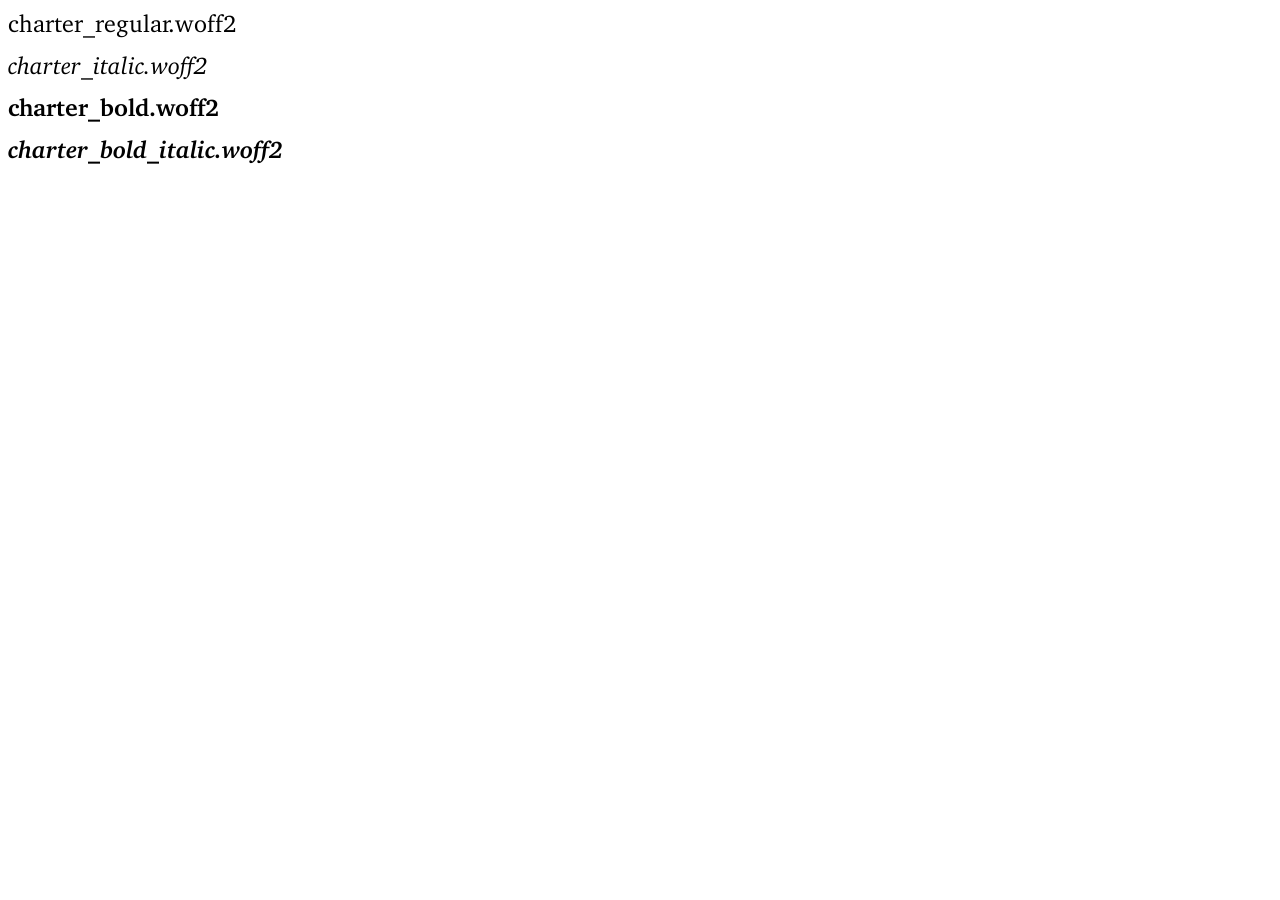
<file: projects/GTR/fonts/Charter/sample.html>
<html>
<head>
<link rel="stylesheet" type="text/css" href="sample.css" />
</head>
<body style="font-size: 24px">
<p style="font-family: charter">charter_regular.woff2</p>
<p style="font-family: charter"><em>charter_italic.woff2</em></p>
<p style="font-family: charter"><strong>charter_bold.woff2</strong></p>
<p style="font-family: charter"><strong><em>charter_bold_italic.woff2</em></strong></p>
</body>
</html>
</file>
<file: projects/FT-FSOD/style.css>
:root {
  --bg: #f2f6ff;
  --card: #ffffff;
  --text: #0f172a;
  --muted: #475569;
  --line: #dbe4f5;
  --accent: #1d5dbb;
  --accent-2: #5f8f2f;
}

* {
  box-sizing: border-box;
}

body {
  margin: 0;
  font-family: "Inter", Arial, sans-serif;
  color: var(--text);
  background: linear-gradient(160deg, #eef4ff 0%, #f8fbff 55%, #eef9ff 100%);
  line-height: 1.65;
}

a {
  color: var(--accent);
  text-decoration: none;
}

a:hover {
  text-decoration: underline;
}

.hero {
  padding: 48px 24px 28px;
  border-bottom: 1px solid var(--line);
  background: linear-gradient(180deg, rgba(29, 93, 187, 0.1), rgba(29, 93, 187, 0.02));
}

.hero-inner {
  width: min(1120px, 100%);
  margin: 0 auto;
  text-align: center;
}

.venue-chip {
  display: inline-block;
  margin: 0 0 10px;
  padding: 6px 14px;
  border-radius: 999px;
  font-weight: 700;
  font-size: 14px;
  color: #ffffff;
  background: linear-gradient(120deg, var(--accent), #3b82f6);
}

h1 {
  margin: 0;
  font-size: clamp(1.65rem, 2.3vw, 2.45rem);
  line-height: 1.3;
}

.authors {
  margin: 16px 0 8px;
  font-weight: 600;
}

.affiliation {
  margin: 0;
  color: var(--muted);
}

.hero-buttons {
  display: flex;
  justify-content: center;
  gap: 12px;
  flex-wrap: wrap;
  margin-top: 20px;
}

.btn {
  display: inline-block;
  padding: 10px 18px;
  border-radius: 10px;
  border: 1px solid transparent;
  font-weight: 600;
  transition: transform 0.2s ease, box-shadow 0.2s ease, background 0.2s ease;
}

.btn-icon {
  display: inline-flex;
  align-items: center;
  gap: 0.5rem;
}

.btn-icon i {
  font-size: 1.05em;
}

.arxiv-pending {
  cursor: not-allowed;
  opacity: 0.78;
}

.btn:hover {
  transform: translateY(-2px);
  text-decoration: none;
}

.btn.primary {
  color: #ffffff;
  background: linear-gradient(120deg, var(--accent), #216ed5);
  box-shadow: 0 10px 24px rgba(23, 78, 157, 0.28);
}

.btn.ghost {
  color: var(--accent);
  background: #ffffff;
  border-color: #bfd2f6;
}

.hero-logos {
  width: min(920px, 100%);
  margin: 22px auto 0;
  display: flex;
  flex-direction: row;
  flex-wrap: nowrap;
  justify-content: center;
  align-items: center;
  gap: clamp(8px, 2vw, 14px);
}

.hero-logos img {
  flex: 1 1 0;
  min-width: 0;
  max-height: 52px;
  width: auto;
  height: auto;
  object-fit: contain;
  border-radius: 6px;
  border: 1px solid #d4e1fb;
  background: #ffffff;
  padding: 3px 6px;
}

main {
  width: min(1120px, calc(100% - 32px));
  margin: 22px auto 32px;
}

.section-card {
  margin-bottom: 20px;
  padding: 22px;
  border: 1px solid var(--line);
  border-radius: 16px;
  background: var(--card);
  box-shadow: 0 6px 20px rgba(30, 64, 140, 0.07);
  transition:
    transform 0.35s cubic-bezier(0.22, 1, 0.36, 1),
    box-shadow 0.35s ease,
    border-color 0.3s ease;
}

@media (hover: hover) and (pointer: fine) {
  .section-card:hover {
    transform: translateY(-5px);
    box-shadow: 0 16px 40px rgba(30, 64, 140, 0.14);
    border-color: #b8ccef;
  }
}

@media (prefers-reduced-motion: reduce) {
  .section-card {
    transition: none;
  }

  @media (hover: hover) and (pointer: fine) {
    .section-card:hover {
      transform: none;
    }
  }
}

h2 {
  margin: 0 0 12px;
  font-size: 1.45rem;
  color: #123975;
}

h3 {
  margin: 0 0 8px;
  font-size: 1.12rem;
}

.two-col {
  display: grid;
  grid-template-columns: repeat(2, minmax(0, 1fr));
  gap: 12px;
}

.sub-card {
  border: 1px solid #d8e3f7;
  border-radius: 12px;
  padding: 14px 14px 10px;
  background: #f9fcff;
}

.related-project-card {
  display: block;
  max-width: 720px;
  padding: 20px;
  color: var(--text);
  border: 1px solid #c9d9f2;
  border-radius: 14px;
  background: linear-gradient(135deg, #f9fcff, #f2f7ff);
  transition: transform 0.2s ease, border-color 0.2s ease, box-shadow 0.2s ease;
}

.related-project-card:hover {
  color: var(--text);
  text-decoration: none;
  transform: translateY(-3px);
  border-color: #8fb1e6;
  box-shadow: 0 12px 28px rgba(30, 64, 140, 0.12);
}

.related-project-card:focus-visible {
  outline: 3px solid rgba(29, 93, 187, 0.3);
  outline-offset: 4px;
}

.related-project-venue {
  display: inline-block;
  margin-bottom: 10px;
  color: var(--accent);
  font-size: 0.8rem;
  font-weight: 700;
  letter-spacing: 0.08em;
  text-transform: uppercase;
}

.related-project-card p {
  margin: 0 0 10px;
  color: var(--muted);
}

.related-project-link {
  color: var(--accent);
  font-weight: 700;
}

ul {
  margin: 0;
  padding-left: 20px;
}

.media-card {
  margin-top: 14px;
  border-top: 1px dashed #ccdaef;
  padding-top: 14px;
}

.pipeline-video {
  width: 100%;
  border-radius: 12px;
  border: 1px solid #d2def6;
  background: #e8effb;
  box-shadow: 0 8px 26px rgba(40, 81, 155, 0.18);
}

.gallery {
  display: grid;
  grid-template-columns: 1fr;
  gap: 14px;
}

figure {
  margin: 0;
  border: 1px solid #d8e3f7;
  border-radius: 12px;
  padding: 10px;
  background: #fdfdff;
}

figure img {
  width: 100%;
  height: auto;
  border-radius: 8px;
  display: block;
}

figcaption {
  margin-top: 8px;
  color: var(--muted);
  font-size: 0.92rem;
}

pre {
  max-width: 100%;
  overflow-x: auto;
}

.contrib-list li::marker {
  color: var(--accent-2);
}

.resources {
  display: flex;
  justify-content: space-between;
  gap: 20px;
  align-items: center;
}

.resources img {
  width: 130px;
  height: 130px;
  border-radius: 12px;
  border: 1px solid #cfe0f8;
  background: #ffffff;
}

footer {
  padding: 20px 16px 26px;
  text-align: center;
  color: #5b6f95;
}

@media (max-width: 900px) {
  .gallery,
  .two-col {
    grid-template-columns: 1fr;
  }
}

@media (max-width: 640px) {
  .hero {
    padding: 36px 14px 22px;
  }

  main {
    width: calc(100% - 18px);
  }

  .section-card {
    padding: 16px;
    border-radius: 12px;
  }

  .hero-logos {
    flex-wrap: wrap;
    row-gap: 10px;
  }

  .hero-logos img {
    flex: 0 1 calc(33.333% - 10px);
    max-height: 44px;
    max-width: 32%;
  }

  .resources {
    flex-direction: column;
    align-items: flex-start;
  }
}
</file>
<file: projects/GTR/assets/stylesheets/main_free.css>
@import url("https://fonts.googleapis.com/css2?family=Fira+Code:wght@400;500;600;700&display=swap");
@import url("https://fonts.googleapis.com/css2?family=Poppins:ital,wght@0,100;0,200;0,300;0,400;0,500;0,600;0,700;0,800;0,900;1,100;1,200;1,300;1,400;1,500;1,600;1,700;1,800;1,900&display=swap");
@font-face {
  font-family: "Charter";
  font-style: normal;
  font-weight: normal;
  src: url("../fonts/Charter/charter_regular.woff2") format("woff2");
}
@font-face {
  font-family: "Charter";
  font-style: italic;
  font-weight: normal;
  src: url("../fonts/Charter/charter_italic.woff2") format("woff2");
}
@font-face {
  font-family: "Charter";
  font-style: normal;
  font-weight: bold;
  src: url("../fonts/Charter/charter_bold.woff2") format("woff2");
}
@font-face {
  font-family: "Charter";
  font-style: italic;
  font-weight: bold;
  src: url("../fonts/Charter/charter_bold_italic.woff2") format("woff2");
}
a, abbr, acronym, address, applet, article, aside, audio, b, big, blockquote, body, canvas, caption, center, cite, code, dd, del, details, dfn, div, dl, dt, em, fieldset, figcaption, figure, footer, form, h1, h2, h3, h4, h5, h6, header, hgroup, html, i, iframe, img, ins, kbd, label, legend, li, mark, menu, nav, object, ol, p, pre, q, s, samp, section, small, span, strike, strong, sub, summary, sup, table, tbody, td, tfoot, th, thead, time, tr, tt, u, ul, var, video {
  margin: 0;
  padding: 0;
  border: 0;
  outline: 0;
  font: inherit;
  vertical-align: baseline;
}

article, aside, details, figcaption, figure, footer, header, hgroup, menu, nav, section {
  display: block;
}

body {
  background-color: white;
  display: flex;
  flex-direction: column;
  min-height: 100vh;
}

h1, h2, h3, h4, h5, h6, p, a, code, pre, ol, ul, li {
  color: #353535;
  line-height: 1.6;
  font-weight: 300;
  font-size: 18px;
  font-family: "Poppins", serif;
}

a {
  text-underline-offset: 1px;
  color: inherit;
  font-family: inherit;
  font-size: inherit;
  font-weight: inherit;
}
a:hover {
  color: inherit;
}

b {
  font-weight: 600;
}

em {
  font-style: italic;
}

sub {
  font-weight: inherit;
  font-size: 0.65em;
  position: relative;
  top: 0.3em;
}

sup {
  font-weight: inherit;
  font-size: 0.65em;
  position: relative;
  top: -0.5em;
}

hr {
  border: 0;
  height: 0;
  border-top: 1px solid rgb(0, 0, 0);
  border-bottom: 1px solid rgba(255, 255, 255, 0.1);
}
hr.hard {
  border-top: 1px solid rgba(0, 0, 0, 0.5);
}
hr.soft {
  border-top: 1px solid rgba(0, 0, 0, 0.1);
}

img {
  width: 100%;
  margin: 0 auto;
  display: block;
}

video {
  width: 100%;
  margin: 0 auto;
  display: block;
}

svg {
  width: 100%;
}

.container {
  padding-right: calc(6vw - (100vw - 100%));
  padding-left: 6vw;
  flex: 1;
}

::-moz-selection {
  color: white;
  background: #353535;
}

::selection {
  color: white;
  background: #353535;
}

@media screen and (max-width: 769px) {
  a, p, td, th, tr, code, pre, ol, ul, li, div {
    font-size: 15px;
  }
  h1 {
    font-size: 24px;
    line-height: 1.2;
    padding: 1.5vh 0;
    font-weight: 700;
  }
  h1.title {
    font-weight: 500;
    font-size: 26px;
  }
  h2 {
    line-height: 1.2;
    padding: 1.5vh 0;
    font-weight: 700;
    font-size: 18px;
  }
  h3 {
    font-weight: 700;
    line-height: 1.2;
    padding: 1.5vh 0;
    font-size: 17px;
  }
}
@media screen and (min-width: 769px) {
  .container {
    padding-right: calc(8.5vw - (100vw - 100%));
    padding-left: 8.5vw;
  }
  a, p, td, th, tr, code, pre, ol, ul, li, div {
    font-size: 16px;
  }
  h1 {
    font-size: 24px;
    line-height: 1.2;
    padding: 2vh 0;
    font-weight: 700;
  }
  h1.title {
    padding: 0 0 1vh;
    font-weight: 500;
    font-size: 26px;
  }
  h2 {
    line-height: 1.2;
    padding: 2vh 0;
    font-weight: 700;
    font-size: 18px;
  }
  h3 {
    font-weight: 700;
    line-height: 1.2;
    padding: 2vh 0;
    font-size: 17px;
  }
}
@media screen and (min-width: 992px) {
  .container {
    padding-right: calc(12vw - (100vw - 100%));
    padding-left: 12vw;
  }
  a, p, td, th, tr, code, pre, ol, ul, li, div {
    font-size: 16px;
  }
  h1 {
    font-size: 24px;
    line-height: 1.2;
    padding: 1vh 0;
    font-weight: 700;
  }
  h1.title {
    padding: 0 0 1vh;
    font-weight: 500;
    font-size: 26px;
  }
  h2 {
    line-height: 1.2;
    padding: 1vh 0;
    font-weight: 700;
    font-size: 18px;
  }
  h3 {
    font-weight: 700;
    line-height: 1.2;
    padding: 1vh 0;
    font-size: 17px;
  }
}
@media screen and (min-width: 1200px) {
  .container {
    padding-right: calc(15vw - (100vw - 100%));
    padding-left: 15vw;
  }
  a, p, td, th, tr, code, pre, ol, ul, li, div {
    font-size: 17px;
  }
  h1 {
    font-size: 30px;
    line-height: 1.2;
    padding: 1vh 0;
    font-weight: 700;
  }
  h1.title {
    padding: 0 0 1vh;
    font-weight: 500;
    font-size: 30px;
  }
  h2 {
    line-height: 1.2;
    padding: 1vh 0;
    font-weight: 700;
    font-size: 24px;
  }
  h3 {
    font-weight: 700;
    line-height: 1.2;
    padding: 1vh 0;
    font-size: 18px;
  }
}
@media screen and (min-width: 1600px) {
  .container {
    padding-right: calc(18vw - (100vw - 100%));
    padding-left: 18vw;
  }
  a, p, td, th, tr, code, pre, ol, ul, li, div {
    font-size: 18px;
  }
  h1 {
    font-size: 30px;
    line-height: 1.2;
    padding: 1.75vh 0;
    font-weight: 700;
  }
  h1.title {
    padding: 0 0 1vh;
    font-weight: 500;
    font-size: 36px;
  }
  h2 {
    line-height: 1.2;
    padding: 1.5vh 0;
    font-weight: 700;
    font-size: 24px;
  }
  h3 {
    font-weight: 700;
    line-height: 1.2;
    padding: 1.5vh 0;
    font-size: 18px;
  }
}
@media screen and (min-width: 2000px) {
  .container {
    padding-right: calc(22vw - (100vw - 100%));
    padding-left: 22vw;
  }
  a, p, td, th, tr, code, pre, ol, ul, li, div {
    font-size: 18px;
  }
  h1 {
    font-size: 30px;
    line-height: 1.2;
    padding: 1.75vh 0;
    font-weight: 700;
  }
  h1.title {
    padding: 0 0 1vh;
    font-weight: 500;
    font-size: 36px;
  }
  h2 {
    line-height: 1.2;
    padding: 1.5vh 0;
    font-weight: 700;
    font-size: 24px;
  }
  h3 {
    font-weight: 700;
    line-height: 1.2;
    padding: 1.5vh 0;
    font-size: 18px;
  }
}
@media screen and (min-width: 2400px) {
  .container {
    padding-right: calc(24vw - (100vw - 100%));
    padding-left: 24vw;
  }
  a, p, td, th, tr, code, pre, ol, ul, li, div {
    font-size: 20px;
  }
  h1 {
    font-size: 30px;
    line-height: 1.2;
    padding: 1.75vh 0;
    font-weight: 700;
  }
  h1.title {
    padding: 0 0 1vh;
    font-weight: 500;
    font-size: 36px;
  }
  h2 {
    line-height: 1.2;
    padding: 1.5vh 0;
    font-weight: 700;
    font-size: 24px;
  }
  h3 {
    font-weight: 700;
    line-height: 1.2;
    padding: 1.5vh 0;
    font-size: 20px;
  }
}
@media screen and (min-width: 3200px) {
  .container {
    padding-right: calc(32vw - (100vw - 100%));
    padding-left: 28vw;
  }
}
footer {
  padding: 3vh 0px;
  background-color: #fafafa;
}
footer span {
  padding: 0 1px;
  font-size: 0.85em;
}
footer p {
  font-style: italic;
}

@media screen and (min-width: 992px) {
  footer {
    padding: 3vh 0px;
    background-color: #fafafa;
  }
}
@media screen and (min-width: 1200px) {
  footer {
    padding: 4vh 0px;
    background-color: #fafafa;
  }
}
@media screen and (min-width: 1600px) {
  footer {
    padding: 5vh 0px;
  }
}
/* ======================== Blog ===================== */
div.container.blog#first-content {
  padding-top: 2vh;
  background-color: #f6f6f6;
}
div.container.blog#first-content div.blog-title {
  display: grid;
  grid-template-columns: 1fr;
  grid-row: 50vh;
}
div.container.blog#first-content div.blog-title.white * {
  color: white;
}
div.container.blog#first-content div.blog-title.white *::-moz-selection {
  color: #353535 !important;
  background: white !important;
}
div.container.blog#first-content div.blog-title.white *::selection {
  color: #353535 !important;
  background: white !important;
}
div.container.blog#first-content div.blog-title.white * .link * {
  color: #f4f3ef !important;
}
div.container.blog#first-content div.blog-title.white * .info p {
  color: #f4f3ef !important;
}
div.container.blog#first-content div.blog-title .blog-intro {
  display: flex;
  flex-direction: column;
  justify-content: space-between;
  padding: 2vh 0;
}
div.container.blog#first-content div.blog-title .blog-intro p.author {
  padding: 4px 0;
  font-weight: 500;
  font-style: italic;
  line-height: 1.2;
}
div.container.blog#first-content div.blog-title .blog-intro p.abstract {
  font-family: "Poppins";
  font-weight: 400;
  padding: 1vh 0;
}
div.container.blog#first-content div.blog-title .blog-intro .info p {
  padding: 10px 0 0 0;
  letter-spacing: 1px;
  text-transform: uppercase;
  color: #353535;
  font-weight: 600;
  font-size: 0.95em;
}
div.container.blog#first-content div.blog-title .blog-cover {
  position: relative;
  display: flex;
  align-items: center;
  justify-content: flex-end;
  padding: 2vh 0;
}
div.container.blog#first-content div.blog-title .blog-cover img.foreground {
  position: relative;
  z-index: 2;
  padding: 0 !important;
}
div.container.blog#first-content div.blog-title .blog-cover img.background {
  position: absolute;
  z-index: 1;
  filter: blur(24px);
  padding: 0 !important;
}

div.container.blog p.text {
  padding: 1.5vh 0;
  font-family: "Charter", sans-serif;
}
div.container.blog p.text:last-child {
  padding-bottom: 0;
}
div.container.blog ul, div.container.blog ol {
  font-family: inherit;
  font-style: inherit;
  font-weight: inherit;
  padding: 0;
}
div.container.blog ul li p.text, div.container.blog ol li p.text {
  padding: 0vh 0 1.5vh 0 !important;
}
div.container.blog p.caption {
  padding: 1vh 0;
  font-weight: 500;
  line-height: 1.2;
  font-size: 90%;
}
div.container.blog p.caption b {
  font-weight: 700 !important;
}
div.container.blog p.caption a {
  font-size: inherit;
  color: inherit;
}
div.container.blog p.caption.inline {
  padding: 1.5vh 0 !important;
  font-style: italic;
}
div.container.blog p.caption.inline.center {
  text-align: center;
}
div.container.blog p.caption.comment {
  padding: 0 2vw 1vh;
}
div.container.blog p.caption.selection {
  line-height: 1;
}
div.container.blog img {
  padding-bottom: 1vh;
}
div.container.blog.first {
  margin-top: 1.5vh;
}
div.container.blog.main {
  padding: 0.5vh 6vw;
}
div.container.blog.main.comment .content-comment {
  display: none;
}
div.container.blog.main.inline {
  padding-top: 0;
  padding-bottom: 1vh;
}
div.container.blog.large {
  padding: 0.5vh 6vw;
}
div.container.blog.large.inline {
  padding-top: 0;
  padding-bottom: 1vh;
}
div.container.blog.extra-large {
  padding: 0.5vh 6vw;
}
div.container.blog.extra-large.inline {
  padding-top: 0;
  padding-bottom: 1vh;
}
div.container.blog.extra-extra-large {
  padding: 0.5vh 6vw;
}
div.container.blog.extra-extra-large.inline {
  padding-top: 0;
  padding-bottom: 1vh;
}
div.container.blog.max {
  padding: 0.5vh 0vw;
}
div.container.blog.max.inline {
  padding-top: 0;
  padding-bottom: 1vh;
}
div.container.blog.gray {
  background-color: #f6f6f6;
}
div.container.blog.gray p.caption {
  padding-bottom: 0;
}
div.container.blog.gray-linear {
  background: linear-gradient(to bottom, #f6f6f6 0%, white 10%, white 90%, #f6f6f6 100%);
}
div.container.blog.gray-linear p.caption {
  padding-bottom: 0;
}

@media screen and (min-width: 769px) {
  div.container.blog#first-content {
    padding-top: 3vh;
  }
  div.container.blog#first-content div.blog-title {
    grid-template-columns: 1fr 1fr;
    -moz-column-gap: 2vw;
         column-gap: 2vw;
  }
  div.container.blog#first-content div.blog-title .blog-cover {
    margin: 0 0 0 auto;
    width: 90%;
    padding: 3vh 0;
  }
  div.container.blog#first-content div.blog-title .blog-intro {
    display: flex;
    flex-direction: column;
    justify-content: space-between;
    padding: 3vh 0;
  }
  div.container.blog#first-content div.blog-title.no-cover {
    grid-template-columns: 1fr;
  }
  div.container.blog#first-content div.blog-title.no-cover .blog-intro {
    padding: 6vh 6vw;
  }
  div.container.blog#first-content div.blog-title.no-cover h1 {
    padding: 0 2%;
    text-align: center;
  }
  div.container.blog#first-content div.blog-title.no-cover p.author {
    padding: 10px 2%;
    text-align: center;
  }
  div.container.blog#first-content div.blog-title.no-cover .info {
    display: flex;
    justify-content: space-around;
  }
  div.container.blog.first {
    margin-top: 2vh;
  }
  div.container.blog.main {
    padding: 1vh 15vw;
  }
  div.container.blog.main.comment {
    padding-left: 15vw;
    padding-right: 0vw;
    display: grid;
    grid-template-columns: 70vw 13vw;
  }
  div.container.blog.main.comment .content-comment {
    display: none;
  }
  div.container.blog.large {
    padding: 1vh 10vw;
  }
  div.container.blog.extra-large {
    padding: 1vh 8vw;
  }
  div.container.blog.extra-extra-large {
    padding: 1vh 8vw;
  }
}
@media screen and (min-width: 992px) {
  div.container.blog#first-content {
    padding-top: 4vh;
  }
  div.container.blog#first-content div.blog-title {
    grid-template-columns: 1fr 1fr;
    grid-row: 75vh;
    -moz-column-gap: 3vw;
         column-gap: 3vw;
  }
  div.container.blog#first-content div.blog-title .blog-intro {
    display: flex;
    flex-direction: column;
    justify-content: space-between;
    padding: 3vh 0;
  }
  div.container.blog#first-content div.blog-title.no-cover {
    grid-template-columns: 1fr;
  }
  div.container.blog#first-content div.blog-title.no-cover .blog-intro {
    padding: 6vh 7.5vw;
  }
  div.container.blog#first-content div.blog-title .blog-cover {
    padding: 3vh 0;
  }
  div.container.blog.first {
    margin-top: 3vh;
  }
  div.container.blog.main {
    padding: 1.5vh 20vw;
  }
  div.container.blog.main.comment {
    padding-left: 20vw;
    padding-right: 0vw;
    display: grid;
    grid-template-columns: 60vw 18vw;
  }
  div.container.blog.main.comment .content-comment {
    display: none;
  }
  div.container.blog.large {
    padding: 1.5vh 15vw;
  }
  div.container.blog.extra-large {
    padding: 1.5vh 8.5vw;
  }
  div.container.blog.extra-extra-large {
    padding: 1.5vh 8.5vw;
  }
}
@media screen and (min-width: 1200px) {
  div.container.blog#first-content {
    padding-top: 6vh;
  }
  div.container.blog#first-content div.blog-title {
    grid-template-columns: 1fr 1fr;
    grid-row: 75vh;
    -moz-column-gap: 4vw;
         column-gap: 4vw;
  }
  div.container.blog#first-content div.blog-title .blog-intro {
    padding: 5vh 0;
  }
  div.container.blog#first-content div.blog-title .blog-intro p {
    padding: 1.5vh 0;
  }
  div.container.blog#first-content div.blog-title.no-cover {
    grid-template-columns: 1fr;
  }
  div.container.blog#first-content div.blog-title.no-cover .blog-intro {
    padding: 6vh 9vw;
  }
  div.container.blog#first-content div.blog-title .blog-cover {
    padding: 5vh 0;
  }
  div.container.blog.first {
    margin-top: 4vh;
  }
  div.container.blog.main {
    padding: 2vh 24vw;
  }
  div.container.blog.main.comment {
    padding-left: 24vw;
    padding-right: 0vw;
    display: grid;
    grid-template-columns: 60vw 18vw;
  }
  div.container.blog.main.comment .content-comment {
    display: block;
  }
  div.container.blog.large {
    padding: 2vh 16vw;
  }
  div.container.blog.extra-large {
    padding: 2vh 12vw;
  }
  div.container.blog.extra-extra-large {
    padding: 2vh 12vw;
  }
}
@media screen and (min-width: 1600px) {
  div.container.blog#first-content div.blog-title {
    grid-template-columns: 1fr 1fr;
    grid-row: 75vh;
    -moz-column-gap: 4vw;
         column-gap: 4vw;
  }
  div.container.blog#first-content div.blog-title .blog-intro {
    padding: 5vh 0;
  }
  div.container.blog#first-content div.blog-title .blog-intro p {
    padding: 1.5vh 0;
  }
  div.container.blog#first-content div.blog-title.no-cover {
    grid-template-columns: 1fr;
  }
  div.container.blog#first-content div.blog-title.no-cover .blog-intro {
    padding: 6vh 9vw;
  }
  div.container.blog#first-content div.blog-title .blog-cover {
    padding: 5vh 0;
  }
  div.container.blog.first {
    margin-top: 5vh;
  }
  div.container.blog.main {
    padding: 2vh 27vw;
  }
  div.container.blog.main.comment {
    padding-left: 27vw;
    padding-right: 0vw;
    display: grid;
    grid-template-columns: 50vw 23vw;
  }
  div.container.blog.large {
    padding: 2vh 22vw;
  }
  div.container.blog.extra-large {
    padding: 2vh 18vw;
  }
  div.container.blog.extra-extra-large {
    padding: 2vh 14vw;
  }
}
@media screen and (min-width: 2000px) {
  div.container.blog#first-content div.blog-title {
    grid-template-columns: 1fr 1fr;
    grid-row: 65vh;
    -moz-column-gap: 5vw;
         column-gap: 5vw;
  }
  div.container.blog#first-content div.blog-title .blog-intro {
    padding: 5vh 0;
  }
  div.container.blog#first-content div.blog-title .blog-intro p {
    padding: 1.5vh 0;
  }
  div.container.blog#first-content div.blog-title.no-cover {
    grid-template-columns: 1fr;
  }
  div.container.blog#first-content div.blog-title.no-cover .blog-intro {
    padding: 6vh 8vw;
  }
  div.container.blog#first-content div.blog-title .blog-cover {
    padding: 5vh 0;
  }
  div.container.blog.first {
    margin-top: 5vh;
  }
  div.container.blog.main {
    padding: 2vh 30vw;
  }
  div.container.blog.main.comment {
    padding-left: 30vw;
    padding-right: 0vw;
    display: grid;
    grid-template-columns: 50vw 23vw;
  }
  div.container.blog.large {
    padding: 2vh 26vw;
  }
  div.container.blog.extra-large {
    padding: 2vh 22vw;
  }
  div.container.blog.extra-extra-large {
    padding: 2vh 16vw;
  }
}
@media screen and (min-width: 2400px) {
  div.container.blog#first-content div.blog-title {
    grid-template-columns: 1fr 1fr;
    grid-row: 65vh;
    -moz-column-gap: 6vw;
         column-gap: 6vw;
  }
  div.container.blog#first-content div.blog-title .blog-intro {
    padding: 5vh 0;
  }
  div.container.blog#first-content div.blog-title .blog-intro p {
    padding: 1.5vh 0;
  }
  div.container.blog#first-content div.blog-title.no-cover {
    grid-template-columns: 1fr;
  }
  div.container.blog#first-content div.blog-title.no-cover .blog-intro {
    padding: 6vh 8vw;
  }
  div.container.blog#first-content div.blog-title .blog-cover {
    padding: 5vh 0;
  }
  div.container.blog.first {
    margin-top: 5vh;
  }
  div.container.blog.main {
    padding: 2vh 32vw;
  }
  div.container.blog.main.comment {
    padding-left: 32vw;
    padding-right: 0vw;
    display: grid;
    grid-template-columns: 50vw 23vw;
  }
  div.container.blog.large {
    padding: 2vh 28vw;
  }
  div.container.blog.extra-large {
    padding: 2vh 24vw;
  }
  div.container.blog.extra-extra-large {
    padding: 2vh 18vw;
  }
}
@media screen and (min-width: 3200px) {
  div.container.blog#first-content div.blog-title {
    grid-template-columns: 1fr 1fr;
    grid-row: 75vh;
    -moz-column-gap: 7vw;
         column-gap: 7vw;
  }
  div.container.blog#first-content div.blog-title .blog-intro {
    padding: 5vh 0;
  }
  div.container.blog#first-content div.blog-title .blog-intro p {
    padding: 1.5vh 0;
  }
  div.container.blog#first-content div.blog-title.no-cover {
    grid-template-columns: 1fr;
  }
  div.container.blog#first-content div.blog-title.no-cover .blog-intro {
    padding: 6vh 10vw;
  }
  div.container.blog#first-content div.blog-title .blog-cover {
    padding: 5vh 0;
  }
  div.container.blog.first {
    margin-top: 5vh;
  }
  div.container.blog.main {
    padding: 2vh 38vw;
  }
  div.container.blog.main.comment {
    padding-left: 38vw;
    padding-right: 0vw;
    display: grid;
    grid-template-columns: 50vw 23vw;
  }
  div.container.blog.large {
    padding: 2vh 32vw;
  }
  div.container.blog.extra-large {
    padding: 2vh 28vw;
  }
  div.container.blog.extra-extra-large {
    padding: 2vh 22vw;
  }
}
/* ======================== Button ===================== */
input[type=submit], input[type=reset], input[type=button],
button, .button {
  background-color: #ececec;
  border-radius: 10px;
  padding: 0.75em 1em;
  margin-bottom: 10px;
  color: #353535;
  cursor: pointer;
  display: inline-flex;
  align-items: center;
  justify-content: center;
  font-size: 0.7em;
  font-weight: 700;
  font-family: "Poppins", sans-serif;
  letter-spacing: 0.075em;
  text-decoration: none;
  text-transform: uppercase;
  -webkit-user-select: none;
     -moz-user-select: none;
          user-select: none;
}
input[type=submit]:hover, input[type=reset]:hover, input[type=button]:hover,
button:hover, .button:hover {
  background-color: #ececec;
  opacity: 0.8;
  color: #353535;
}
input[type=submit]:active, input[type=reset]:active, input[type=button]:active,
button:active, .button:active {
  opacity: 0.5;
  background-color: #ececec;
  color: #353535;
}
input[type=submit].icon i, input[type=reset].icon i, input[type=button].icon i,
button.icon i, .button.icon i {
  font-size: 1.2em;
  padding-left: 0.5em;
  padding-bottom: 1px;
}
input[type=submit].project, input[type=reset].project, input[type=button].project,
button.project, .button.project {
  text-transform: none;
  letter-spacing: 0;
  font-weight: 600;
  height: 0.75em;
  padding: 0.6em;
  font-size: 1em;
  color: #353535;
}
input[type=submit].project.white, input[type=reset].project.white, input[type=button].project.white,
button.project.white, .button.project.white {
  color: #f4f3ef;
}

@media screen and (max-width: 992px) {
  input[type=submit], input[type=reset], input[type=button],
  button, .button {
    font-size: 0.6em;
  }
  input[type=submit].icon i, input[type=reset].icon i, input[type=button].icon i,
  button.icon i, .button.icon i {
    font-size: 1.2em;
  }
}
/* ======================== Slide Menu ===================== */
.slide-menu {
  display: table;
  margin: 0 auto;
  padding-bottom: 2vh;
}
.slide-menu .dots {
  margin-bottom: -10px;
  -webkit-user-select: none;
     -moz-user-select: none;
          user-select: none;
}
.slide-menu .dots .dot {
  position: relative;
  -webkit-appearance: none;
     -moz-appearance: none;
          appearance: none;
  display: inline-block;
  background-color: #c6c6c6;
  cursor: pointer;
  width: 10px;
  height: 10px;
  border-radius: 50%;
  margin: 15px;
  transition: all 0.2s ease-in-out;
}
.slide-menu .dots .dot:after {
  content: "";
  position: absolute;
  left: -15px;
  top: -15px;
  width: 40px;
  height: 40px;
  border-radius: 50%;
}
.slide-menu .dots .dot:hover {
  transform: scale(1.4);
}
.slide-menu .dots .dot.active {
  background-color: #E2a3a3;
  transform: scale(1.4);
}

/* ======================== Table ===================== */
.table-wrapper {
  overflow: scroll;
  scrollbar-width: none; /* Firefox */
  -ms-overflow-style: none; /* Internet Explorer 10+ */
  padding-bottom: 1vh;
}

.table-wrapper::-webkit-scrollbar { /* WebKit */
  width: 0;
  height: 0;
}

table {
  margin: 0.5vh 0;
  width: 100%;
  font-family: "Poppins", sans-serif;
}
table a {
  font-size: inherit;
}
table th, table td {
  font-size: 85%;
}
table th b, table td b {
  font-weight: 900;
}
table thead {
  font-weight: 700;
}
table tbody tr {
  border: solid 1px #404041;
  border-left: 0;
  border-right: 0;
}
table tbody tr:nth-child(2n+1) {
  background-color: #ececec;
}
table tbody tr:first-child {
  border-top: solid 2px white;
}
table tbody tr:last-child {
  border-bottom: solid 2px white;
}
table tbody tr td.gray {
  background-color: #ececec !important;
}
table tbody tr td.nogray {
  background-color: #f6f6f6 !important;
}
table tbody.center td {
  text-align: center;
}
table thead.center th {
  text-align: center;
}
table td {
  color: #353535;
  padding: 0.5em 0.5em;
}
table th {
  color: #666667;
  padding: 0 0.5em 0.25em 0.5em;
  text-align: left;
}
table tfoot {
  border-top: solid 2px white;
}
table.alt {
  border-collapse: separate;
}
table.alt tbody tr td {
  border: solid 1px white;
  border-left-width: 0;
  border-top-width: 0;
}
table.alt tbody tr td:first-child {
  border-left-width: 1px;
}
table.alt tbody tr:first-child td {
  border-top-width: 1px;
}
table.alt thead {
  border-bottom: 0;
}
table.alt tfoot {
  border-top: 0;
}

/* ======================== Code ===================== */
code {
  background-color: rgba(230, 235, 237, 0.25);
  border-radius: 10px;
  border: solid 1px #c6c6c6;
  font-family: "Fira Code", monospace;
  margin: 0 0.25em;
  padding: 0.25em 0.65em;
  color: #666667;
  font-size: 75% !important;
}

pre {
  font-family: "Fira Code", monospace;
  position: relative;
}

pre code {
  background-color: #fafafa !important;
  display: block;
  padding: 1.5vh 1.5vw !important;
  overflow-x: auto;
}

.code-copy-btn {
  position: absolute;
  top: 10px;
  right: 12px;
  background-color: #ececec;
  border-radius: 8px;
  padding: 0.75em 0.5em;
  color: #353535;
  cursor: pointer;
  display: inline-flex;
  align-items: center;
  justify-content: center;
  font-size: 0.7em;
  font-weight: 700;
  font-family: "Poppins", sans-serif;
  letter-spacing: 0.075em;
  text-decoration: none;
  text-transform: uppercase;
  -webkit-user-select: none;
     -moz-user-select: none;
          user-select: none;
  border: none;
  z-index: 10;
  gap: 0;
}
.code-copy-btn:hover {
  background-color: #ececec;
  opacity: 0.8;
  color: #353535;
}
.code-copy-btn:active {
  opacity: 0.5;
  background-color: #ececec;
  color: #353535;
}
.code-copy-btn.copied {
  padding: 0.75em 0.7em;
}
.code-copy-btn.copied .copy-text {
  max-width: 6em;
  opacity: 1;
  margin-left: 0.35em;
}
.code-copy-btn.copied i {
  padding-right: 0em;
  padding-left: 0em;
}
.code-copy-btn i {
  font-size: 1em;
  padding: 0 0.3em 1px 0.3em;
  display: inline-block;
  line-height: 1;
}
.code-copy-btn .copy-text {
  display: inline-block;
  max-width: 0;
  opacity: 0;
  overflow: hidden;
  white-space: nowrap;
  margin-left: 0;
  font-size: 0.9em;
  font-weight: 500;
  line-height: 1;
  text-indent: 0;
  transition: max-width 0.4s ease, opacity 0.4s ease, margin-left 0.4s ease;
}

/* ======================== Selection ===================== */
select {
  border-color: transparent;
  border-radius: 5px;
  padding: 5px 3px;
  background-color: #ececec;
  display: inline;
  line-height: inherit;
  font-size: inherit;
  font-style: inherit;
  font-weight: inherit;
  font-family: inherit;
  color: inherit;
  border: 0;
  outline: none;
  margin: inherit;
  height: 30px;
  text-underline-offset: 1px;
  width: inherit;
}
select option {
  white-space: nowrap;
  overflow: hidden;
}
select:hover {
  cursor: pointer;
}
select:after {
  content: "";
  position: absolute;
  right: 10px;
  top: 3px;
  width: 0;
  height: 0;
  border-left: 10px solid transparent;
  border-right: 10px solid transparent;
  border-top: 10px solid #333;
}

/* ======================== Slider Display ===================== */
.slider-container {
  box-shadow: none;
  outline: none;
  --divider-width: 1px;
  --divider-color: #000;
  --default-handle-width: clamp(10px, 5vw, 40px);
  --default-handle-color: #000;
}
.slider-container.white {
  --divider-color: #fff;
  --default-handle-color: #fff;
}
.slider-container img {
  padding: 0 !important;
}

.before, .after {
  margin: 0;
}

.before figcaption {
  left: 8px;
}

.after figcaption {
  right: 8px;
}

.before figcaption,
.after figcaption {
  font-size: 90%;
  font-family: "Poppins";
  background: transparent;
  color: #353535;
  padding: 8px;
  position: absolute;
  top: 99%;
  transform: translateY(-100%);
  line-height: 100%;
}
.before figcaption.white,
.after figcaption.white {
  color: #f4f3ef;
}

/* ======================== Video Control ===================== */
.video-control {
  display: flex;
  justify-content: center;
  padding: 5px 0;
  gap: 10px;
}

.video-speed {
  opacity: 0;
}
.video-speed.fade-in-out {
  animation: fadeInOut 1.4s linear forwards;
}

.video-caption {
  padding-top: 20px;
  display: flex;
  justify-content: space-between;
}

@keyframes fadeInOut {
  0% {
    opacity: 0;
  }
  50% {
    opacity: 1;
  }
  100% {
    opacity: 0;
  }
}
/* ======================== Slide Show Control ===================== */
.slideshow .navigation {
  display: flex;
  justify-content: center;
  padding: 20px 0;
  gap: 10px;
}

.slideshow .slider {
  position: relative;
  width: 100%;
  height: 440px;
  padding-bottom: 20px;
  overflow: hidden;
}
.slideshow .slider:hover {
  cursor: pointer;
}
.slideshow .slider .slider-item {
  width: 400px;
  height: auto;
  position: absolute;
  top: 0;
  left: 0;
  transition-timing-function: cubic-bezier(0.4, 0, 0.2, 1);
  overflow: hidden;
  padding-left: 40px;
}
.slideshow .slider .slider-item video {
  display: block;
  padding-bottom: 40px;
}

h1, h2, h3, h4, h5, h6, p, a, code, pre, ol, ul, li {
  line-height: 1.5;
}

@media screen and (max-width: 769px) {
  a, p, td, th, tr, code, pre, ol, ul, li, div {
    font-size: 15px;
  }
  h1 {
    font-size: 24px;
    line-height: 1.2;
    padding: 1.5vh 0;
    font-weight: 600;
  }
  h1.title {
    font-weight: 400;
    letter-spacing: 0px;
    font-size: 26px;
  }
  h2 {
    line-height: 1.2;
    padding: 1.5vh 0;
    font-weight: 600;
    font-size: 18px;
  }
  h3 {
    font-weight: 600;
    line-height: 1.2;
    padding: 1.5vh 0;
    font-size: 17px;
  }
}
@media screen and (min-width: 769px) {
  .container {
    padding-right: calc(8.5vw - (100vw - 100%));
    padding-left: 8.5vw;
  }
  a, p, td, th, tr, code, pre, ol, ul, li, div {
    font-size: 16px;
  }
  h1 {
    font-size: 24px;
    line-height: 1.2;
    padding: 2vh 0;
    font-weight: 600;
  }
  h1.title {
    padding: 0 0 1vh;
    font-weight: 400;
    letter-spacing: 0px;
    font-size: 26px;
  }
  h2 {
    line-height: 1.2;
    padding: 2vh 0;
    font-weight: 600;
    font-size: 18px;
  }
  h3 {
    font-weight: 600;
    line-height: 1.2;
    padding: 2vh 0;
    font-size: 17px;
  }
}
@media screen and (min-width: 992px) {
  .container {
    padding-right: calc(12vw - (100vw - 100%));
    padding-left: 12vw;
  }
  a, p, td, th, tr, code, pre, ol, ul, li, div {
    font-size: 17px;
  }
  h1 {
    font-size: 24px;
    line-height: 1.2;
    padding: 1vh 0;
  }
  h1.title {
    padding: 0 0 1vh;
    font-size: 26px;
  }
  h2 {
    padding: 1vh 0;
    font-size: 18px;
  }
  h3 {
    padding: 1vh 0;
    font-size: 17px;
  }
}
@media screen and (min-width: 1200px) {
  .container {
    padding-right: calc(15vw - (100vw - 100%));
    padding-left: 15vw;
  }
  a, p, td, th, tr, code, pre, ol, ul, li, div {
    font-size: 18px;
  }
  h1 {
    font-size: 26px;
    line-height: 1.2;
    padding: 1vh 0;
  }
  h1.title {
    padding: 0 0 1vh;
    font-size: 30px;
  }
  h2 {
    padding: 1vh 0;
    font-size: 20px;
  }
  h3 {
    padding: 1vh 0;
    font-size: 18px;
  }
}
@media screen and (min-width: 1600px) {
  .container {
    padding-right: calc(18vw - (100vw - 100%));
    padding-left: 18vw;
  }
  a, p, td, th, tr, code, pre, ol, ul, li, div {
    font-size: 20px;
  }
  h1 {
    font-size: 30px;
    line-height: 1.2;
    padding: 1.75vh 0;
  }
  h1.title {
    padding: 0 0 1vh;
    font-size: 36px;
  }
  h2 {
    padding: 1.5vh 0;
    font-size: 22px;
  }
  h3 {
    padding: 1.5vh 0;
    font-size: 20px;
  }
}
@media screen and (min-width: 2000px) {
  .container {
    padding-right: calc(22vw - (100vw - 100%));
    padding-left: 22vw;
  }
  a, p, td, th, tr, code, pre, ol, ul, li, div {
    font-size: 20px;
  }
  h1 {
    font-size: 30px;
    line-height: 1.2;
    padding: 1.75vh 0;
  }
  h1.title {
    padding: 0 0 1vh;
    font-size: 36px;
  }
  h2 {
    padding: 1.5vh 0;
    font-size: 24px;
  }
  h3 {
    padding: 1.5vh 0;
    font-size: 18px;
  }
}
@media screen and (min-width: 2400px) {
  .container {
    padding-right: calc(24vw - (100vw - 100%));
    padding-left: 24vw;
  }
  a, p, td, th, tr, code, pre, ol, ul, li, div {
    font-size: 22px;
  }
  h1 {
    font-size: 30px;
    line-height: 1.2;
    padding: 1.75vh 0;
  }
  h1.title {
    padding: 0 0 1vh;
    font-size: 36px;
  }
  h2 {
    padding: 1.5vh 0;
    font-size: 24px;
  }
  h3 {
    padding: 1.5vh 0;
    font-size: 20px;
  }
}
@media screen and (min-width: 3200px) {
  .container {
    padding-right: calc(32vw - (100vw - 100%));
    padding-left: 28vw;
  }
}
footer p {
  font-family: "Charter";
}

/* ======================== Blog ===================== */
div.container.blog#first-content div.blog-title .blog-intro p.author {
  padding: 4px 0 10px;
  font-family: "Poppins";
  font-style: italic;
  font-weight: 400;
  line-height: 1.2;
  font-size: 85%;
}
div.container.blog#first-content div.blog-title .blog-intro p.abstract {
  font-family: "Poppins";
  font-weight: 400;
  padding: 1vh 0;
  font-size: 85%;
  line-height: 1.6;
}
div.container.blog#first-content div.blog-title .blog-intro .info p {
  text-transform: uppercase;
  color: #353535;
  font-weight: 500;
  font-size: 85%;
}

div.container.blog p.text {
  padding: 1.5vh 0;
  font-family: "Charter", sans-serif;
}
div.container.blog p.text:last-child {
  padding-bottom: 0;
}
div.container.blog ul li p.text, div.container.blog ol li p.text {
  padding: 0vh 0 1vh 0 !important;
}
div.container.blog p.caption {
  padding: 1vh 0;
  font-weight: 400;
  line-height: 1.2;
  letter-spacing: 0px;
  font-size: 70%;
}
div.container.blog p.caption b {
  font-weight: 600 !important;
}

/* ======================== Button ===================== */
input[type=submit], input[type=reset], input[type=button],
button, .button {
  font-size: 0.65em;
  font-weight: 500;
}

/* ======================== Table ===================== */
table th b, table td b {
  font-weight: 500;
}
table thead {
  font-weight: 500;
}

/* ======================== Selection ===================== */
select {
  padding: 2px 2px;
}

/* ======================== Slider Display ===================== */
.before figcaption,
.after figcaption {
  font-size: 70%;
}/*# sourceMappingURL=main_free.css.map */
</file>
<file: projects/GTR/clarity/clarity.css>
@import url("https://fonts.googleapis.com/css2?family=Fira+Code:wght@400;500;600;700&display=swap");
@import url("https://fonts.googleapis.com/css2?family=Poppins:ital,wght@0,100;0,200;0,300;0,400;0,500;0,600;0,700;0,800;0,900;1,100;1,200;1,300;1,400;1,500;1,600;1,700;1,800;1,900&display=swap");
@font-face {
  font-family: "Charter";
  font-style: normal;
  font-weight: normal;
  src: url("../fonts/Charter/charter_regular.woff2") format("woff2");
}
@font-face {
  font-family: "Charter";
  font-style: italic;
  font-weight: normal;
  src: url("../fonts/Charter/charter_italic.woff2") format("woff2");
}
@font-face {
  font-family: "Charter";
  font-style: normal;
  font-weight: bold;
  src: url("../fonts/Charter/charter_bold.woff2") format("woff2");
}
@font-face {
  font-family: "Charter";
  font-style: italic;
  font-weight: bold;
  src: url("../fonts/Charter/charter_bold_italic.woff2") format("woff2");
}
.columns-12 {
  display: grid;
  -moz-column-gap: 2vw;
       column-gap: 2vw;
  grid-template-columns: repeat(12, 1fr);
}

.columns-10 {
  display: grid;
  -moz-column-gap: 2vw;
       column-gap: 2vw;
  grid-template-columns: repeat(10, 1fr);
}

.columns-8 {
  display: grid;
  -moz-column-gap: 2vw;
       column-gap: 2vw;
  grid-template-columns: repeat(8, 1fr);
}

.columns-6 {
  display: grid;
  -moz-column-gap: 2vw;
       column-gap: 2vw;
  grid-template-columns: repeat(6, 1fr);
}

.columns-5 {
  display: grid;
  -moz-column-gap: 2vw;
       column-gap: 2vw;
  grid-template-columns: repeat(5, 1fr);
}

.columns-4 {
  display: grid;
  -moz-column-gap: 2vw;
       column-gap: 2vw;
  grid-template-columns: repeat(4, 1fr);
}

.columns-3 {
  display: grid;
  -moz-column-gap: 2vw;
       column-gap: 2vw;
  grid-template-columns: repeat(3, 1fr);
}

.columns-2 {
  display: grid;
  -moz-column-gap: 2vw;
       column-gap: 2vw;
  grid-template-columns: repeat(2, 1fr);
}

@media screen and (max-width: 992px) {
  .columns-12 {
    display: grid;
    -moz-column-gap: 2vw;
         column-gap: 2vw;
    grid-template-columns: repeat(6, 1fr);
  }
  .columns-10 {
    display: grid;
    -moz-column-gap: 2vw;
         column-gap: 2vw;
    grid-template-columns: repeat(5, 1fr);
  }
  .columns-8 {
    display: grid;
    -moz-column-gap: 2vw;
         column-gap: 2vw;
    grid-template-columns: repeat(4, 1fr);
  }
  .columns-6 {
    display: grid;
    -moz-column-gap: 2vw;
         column-gap: 2vw;
    grid-template-columns: repeat(3, 1fr);
  }
  .columns-5 {
    display: grid;
    -moz-column-gap: 2vw;
         column-gap: 2vw;
    grid-template-columns: repeat(3, 1fr);
  }
}
@media screen and (max-width: 769px) {
  .columns-12 {
    display: grid;
    -moz-column-gap: 2vw;
         column-gap: 2vw;
    grid-template-columns: repeat(3, 1fr);
  }
  .columns-2 {
    display: grid;
    -moz-column-gap: 2vw;
         column-gap: 2vw;
    grid-template-columns: repeat(1, 1fr);
  }
}/*# sourceMappingURL=clarity.css.map */
</file>
<file: projects/GTR/gtr/gtr.css>
/* ============================================================
   GTR project page — custom layer on top of the Clarity template
   ============================================================ */

/* ---------- Hero ---------- */
/* .container sets flex:1 (basis 0); overflow:hidden would let the flex item
   collapse to zero height, so force flex:none here (selector must out-rank
   the template's div.container.blog#first-content rule). */
div.container.blog#first-content.gtr-hero {
  flex: none;
  position: relative;
  overflow: hidden;
  background:
    radial-gradient(1100px 560px at 88% 12%, rgba(27, 175, 122, 0.16), transparent 62%),
    radial-gradient(900px 520px at 4% 92%, rgba(42, 120, 214, 0.14), transparent 60%),
    linear-gradient(180deg, #0b1015 0%, #0d1319 55%, #0b1116 100%);
}

/* animated speed streaks */
div.container.blog#first-content.gtr-hero::before {
  content: "";
  position: absolute;
  inset: -60% -30%;
  background: repeating-linear-gradient(
    115deg,
    transparent 0px,
    transparent 180px,
    rgba(255, 255, 255, 0.028) 180px,
    rgba(255, 255, 255, 0.028) 184px,
    transparent 184px,
    transparent 320px,
    rgba(27, 175, 122, 0.05) 320px,
    rgba(27, 175, 122, 0.05) 323px
  );
  animation: gtr-streak 26s linear infinite;
  pointer-events: none;
}

/* faint blueprint grid, faded at edges */
div.container.blog#first-content.gtr-hero::after {
  content: "";
  position: absolute;
  inset: 0;
  background-image:
    linear-gradient(rgba(255, 255, 255, 0.035) 1px, transparent 1px),
    linear-gradient(90deg, rgba(255, 255, 255, 0.035) 1px, transparent 1px);
  background-size: 44px 44px;
  -webkit-mask-image: radial-gradient(75% 75% at 50% 40%, black 30%, transparent 100%);
  mask-image: radial-gradient(75% 75% at 50% 40%, black 30%, transparent 100%);
  pointer-events: none;
}

@keyframes gtr-streak {
  from { transform: translateX(0); }
  to   { transform: translateX(-640px); }
}

div.container.blog#first-content.gtr-hero .blog-title {
  position: relative;
  z-index: 2;
}

/* gradient wordmark inside the title (survives .white * color rule) */
.gtr-grad {
  background: linear-gradient(92deg, #35d99e 0%, #1baf7a 45%, #4fc3f7 100%);
  -webkit-background-clip: text;
  background-clip: text;
  -webkit-text-fill-color: transparent;
}

/* same idea on white background: one backbone (GTR green) flowing into many tasks (blue) */
.gtr-grad-ink {
  background: linear-gradient(92deg, #0d6a49 0%, #159d6e 42%, #2a78d6 100%);
  -webkit-background-clip: text;
  background-clip: text;
  -webkit-text-fill-color: transparent;
}

div.container.blog#first-content.gtr-hero h1.title {
  line-height: 1.18;
}

div.container.blog#first-content.gtr-hero p.author {
  opacity: 0.92;
}
div.container.blog#first-content.gtr-hero p.author .aff {
  font-style: normal;
  font-size: 0.85em;
  opacity: 0.65;
}
div.container.blog#first-content.gtr-hero p.author a {
  text-decoration: underline;
  text-decoration-color: rgba(255, 255, 255, 0.45);
  text-underline-offset: 3px;
}
div.container.blog#first-content.gtr-hero p.author sup {
  font-size: 0.7em;
  line-height: 0;
}

/* hero buttons */
.gtr-hero .info .gtr-buttons {
  display: flex;
  flex-wrap: wrap;
  gap: 10px;
}
.gtr-hero .info .button.icon {
  background-color: rgba(255, 255, 255, 0.10) !important;
  border: 1px solid rgba(255, 255, 255, 0.22);
  margin-bottom: 0;
  transition: background-color 0.25s ease, transform 0.25s ease, border-color 0.25s ease;
}
.gtr-hero .info .button.icon:hover {
  background-color: rgba(27, 175, 122, 0.28) !important;
  border-color: rgba(27, 175, 122, 0.65);
  transform: translateY(-2px);
}

/* sticker */
.gtr-hero .blog-cover img.foreground {
  animation: gtr-float 5.5s ease-in-out infinite;
  filter: drop-shadow(0 24px 42px rgba(0, 0, 0, 0.55));
}
.gtr-hero .blog-cover img.background {
  opacity: 0.55;
  filter: blur(34px) saturate(1.35);
}
@keyframes gtr-float {
  0%, 100% { transform: translateY(0) rotate(-1.2deg); }
  50% { transform: translateY(-14px) rotate(0.8deg); }
}

/* ---------- Stat band (inside hero) ---------- */
.gtr-stats {
  position: relative;
  z-index: 2;
  display: grid;
  grid-template-columns: repeat(4, minmax(0, 1fr));
  gap: 14px;
  padding: 26px 0 40px 0;
}
.gtr-stat {
  border: 1px solid rgba(255, 255, 255, 0.12);
  border-radius: 14px;
  background: rgba(255, 255, 255, 0.045);
  backdrop-filter: blur(6px);
  padding: 18px 20px;
  transition: border-color 0.3s ease, transform 0.3s ease;
}
.gtr-stat:hover {
  border-color: rgba(27, 175, 122, 0.55);
  transform: translateY(-3px);
}
.gtr-stat .value {
  font-family: "Poppins", sans-serif;
  font-size: 2.05em;
  font-weight: 700;
  line-height: 1.1;
  color: #ffffff;
  white-space: nowrap;
}
.gtr-stat .value .unit {
  font-size: 0.52em;
  font-weight: 600;
  opacity: 0.75;
  margin-left: 2px;
}
.gtr-stat .label {
  font-family: "Poppins", sans-serif;
  font-size: 0.82em;
  font-weight: 500;
  color: rgba(255, 255, 255, 0.72);
  margin-top: 6px;
  line-height: 1.4;
}

/* Baked-in formulas: the SVG carries its own glyphs, inherits colour through
   currentColor and sizes itself in ex units. The template sets a global
   `svg { width: 100% }`, which would stretch each formula across the column. */
.gtr-math { display: inline-block; }
.gtr-math svg { display: inline-block; width: auto; max-width: 100%; height: auto; margin: 0; }

/* hardware the measurements were taken on, called out in the copy */
.gtr-hw { color: #c0392b; font-weight: 600; }
.gtr-hero .gtr-hw { color: #ff8079; }

/* schematic figures read fine below full column width */
div.container.blog img.gtr-shrink { width: 75%; }


/* ---------- Scroll reveal ---------- */
.reveal {
  opacity: 0;
  transform: translateY(26px);
  transition: opacity 0.7s cubic-bezier(0.22, 0.61, 0.36, 1),
              transform 0.7s cubic-bezier(0.22, 0.61, 0.36, 1);
}
.reveal.visible {
  opacity: 1;
  transform: none;
}
@media (prefers-reduced-motion: reduce) {
  .reveal { opacity: 1; transform: none; transition: none; }
  div.container.blog#first-content.gtr-hero::before,
  .gtr-hero .blog-cover img.foreground { animation: none; }
}

/* ---------- Chart card ---------- */
.gtr-chart-card {
  background: #ffffff;
  border: 1px solid rgba(0, 0, 0, 0.08);
  border-radius: 16px;
  padding: 22px 24px 14px 24px;
  position: relative;
}
.gtr-chart-head {
  display: flex;
  flex-wrap: wrap;
  align-items: baseline;
  justify-content: space-between;
  gap: 8px;
}
.gtr-chart-title {
  font-family: "Poppins", sans-serif;
  font-weight: 600;
  font-size: 1.02em;
  color: #1a1a19;
}
.gtr-chart-sub {
  font-family: "Poppins", sans-serif;
  font-size: 0.8em;
  color: #898781;
}
.gtr-chip-row {
  display: flex;
  flex-wrap: wrap;
  align-items: center;
  gap: 8px;
  margin: 14px 0 4px 0;
}
.gtr-chip-row .chip-label {
  font-family: "Poppins", sans-serif;
  font-size: 0.78em;
  color: #898781;
  margin-right: 2px;
}
.gtr-chip {
  font-family: "Poppins", sans-serif;
  font-size: 0.8em;
  font-weight: 500;
  color: #52514e;
  background: #f4f4f2;
  border: 1px solid transparent;
  border-radius: 999px;
  padding: 5px 13px;
  white-space: nowrap;
  cursor: pointer;
  transition: all 0.2s ease;
}
.gtr-chip:hover { background: #ebebe8; }
.gtr-chip.active {
  background: #10382a;
  color: #ffffff;
  border-color: #10382a;
}
.gtr-legend {
  display: flex;
  flex-wrap: wrap;
  gap: 18px;
  padding: 10px 2px 2px 2px;
  font-family: "Poppins", sans-serif;
  font-size: 0.8em;
  color: #52514e;
}
.gtr-legend .item {
  display: inline-flex;
  align-items: center;
  gap: 7px;
  white-space: nowrap;
}
.gtr-chart-wrap {
  position: relative;
  width: 100%;
}
.gtr-chart-wrap svg {
  display: block;
  width: 100%;
  height: auto;
}
.gtr-chart-wrap svg text {
  font-family: "Poppins", sans-serif;
}
.gtr-pt { transition: opacity 0.35s ease; cursor: pointer; }
.gtr-pt.dim { opacity: 0.10; pointer-events: none; }
.gtr-pt-hit { fill: transparent; }
.gtr-pt-hit:focus { outline: none; }
.gtr-pt-hit:focus + .gtr-pt-mark,
.gtr-pt:hover .gtr-pt-mark {
  transform: scale(1.28);
}
.gtr-pt-mark {
  transition: transform 0.18s ease;
  transform-origin: center;
  transform-box: fill-box;
}
.gtr-lbl { transition: opacity 0.35s ease; }
.gtr-lbl.dim { opacity: 0.08; }
.gtr-frontier { transition: opacity 0.35s ease; }
.gtr-frontier.dim { opacity: 0.12; }

.gtr-tip {
  position: absolute;
  pointer-events: none;
  background: #101418;
  color: #fff;
  border-radius: 10px;
  padding: 9px 12px;
  font-family: "Poppins", sans-serif;
  font-size: 12.5px;
  line-height: 1.45;
  box-shadow: 0 10px 26px rgba(0, 0, 0, 0.28);
  opacity: 0;
  transform: translateY(4px);
  transition: opacity 0.15s ease, transform 0.15s ease;
  z-index: 30;
  max-width: 240px;
  white-space: nowrap;
}
.gtr-tip.show { opacity: 1; transform: translateY(0); }
.gtr-tip .tip-val { font-weight: 700; font-size: 13.5px; }
.gtr-tip .tip-name { color: rgba(255, 255, 255, 0.78); font-size: 11.5px; display: flex; align-items: center; gap: 6px; }
.gtr-tip .tip-key { display: inline-block; width: 14px; height: 3px; border-radius: 2px; }

/* ---------- Loss cards ---------- */
.gtr-loss-grid {
  display: grid;
  grid-template-columns: repeat(3, minmax(0, 1fr));
  gap: 16px;
  padding: 1vh 0;
}
.gtr-loss {
  border: 1px solid rgba(0, 0, 0, 0.08);
  border-left: 4px solid #1baf7a;
  border-radius: 12px;
  background: #fbfbfa;
  padding: 18px 20px;
}
.gtr-loss:nth-child(2) { border-left-color: #2a78d6; }
.gtr-loss:nth-child(3) { border-left-color: #eb6834; }
.gtr-loss h4 {
  font-family: "Poppins", sans-serif;
  font-size: 0.92em;
  font-weight: 600;
  margin: 0 0 4px 0;
  color: #1a1a19;
}
.gtr-loss .math-line {
  font-size: 0.82em;
  padding: 6px 0;
  overflow-x: auto;
}

/* ---------- Tabs ---------- */
.gtr-tabs {
  display: flex;
  flex-wrap: wrap;
  gap: 8px;
  padding: 8px 0 10px 0;
}

/* the task tabs end one container and their panels open the next — drop the
   doubled padding at that seam so the tab row sits close to what it controls */
#results { padding-bottom: 0; }
#results + div.container.blog.extra-large { padding-top: 0; }
/* the chart card and the task tabs live in the wide container so their control
   strips fit on one row; drop the doubled padding at each seam */
#frontier { padding-bottom: 0; }
#frontier + div.container.blog.extra-large { padding-top: 0; }
.gtr-panel .gtr-chip-row { margin-top: 8px; }
.gtr-tab {
  font-family: "Poppins", sans-serif;
  font-size: 0.86em;
  font-weight: 500;
  color: #52514e;
  background: #f1f1ee;
  border: 1px solid transparent;
  border-radius: 999px;
  padding: 8px 16px;
  white-space: nowrap;
  cursor: pointer;
  transition: all 0.2s ease;
}
.gtr-tab:hover { background: #e7e7e3; }
.gtr-tab.active {
  background: #10382a;
  color: #fff;
}
.gtr-panel { display: none; }
.gtr-panel.active { display: block; animation: gtr-fadein 0.45s ease; }
@keyframes gtr-fadein {
  from { opacity: 0; transform: translateY(8px); }
  to { opacity: 1; transform: none; }
}

/* metric chips inside qualitative panels */
.gtr-metric-row {
  display: flex;
  flex-wrap: wrap;
  gap: 10px;
  padding: 4px 0 14px 0;
}
.gtr-metric {
  font-family: "Poppins", sans-serif;
  font-size: 0.8em;
  color: #333;
  background: #f4f4f2;
  border-radius: 8px;
  padding: 7px 12px;
}
.gtr-metric b { font-weight: 600; }

/* ---------- Results table ---------- */
/* the six task tables: plain white rows (no zebra striping), GTR rows in bold black */
.gtr-panel table tbody tr,
.gtr-panel table tbody tr:nth-child(2n+1) { background-color: #fff; }
table tr.gtr-ours td {
  color: #000;
  font-weight: 700;
}
table tr.gtr-group-row td {
  background: #fff !important;
  text-align: left !important;
  font-size: 78%;
  font-weight: 600;
  text-transform: uppercase;
  letter-spacing: 0.6px;
  color: #52514e;
}
table td.best { font-weight: 700; }
table td.best::after {
  content: "";
  display: inline-block;
  width: 5px;
  height: 5px;
  border-radius: 50%;
  background: #1baf7a;
  margin-left: 5px;
  vertical-align: middle;
}

/* ---------- Ablation delta table ---------- */
.gtr-delta {
  font-family: "Poppins", sans-serif;
  border: 1px solid rgba(0, 0, 0, 0.08);
  border-radius: 12px;
  overflow: hidden;
  background: #fff;
}
.gtr-delta .row {
  display: grid;
  grid-template-columns: minmax(0, 1.6fr) minmax(0, 0.6fr) minmax(0, 0.6fr);
  gap: 8px;
  align-items: center;
  padding: 12px 18px;
  font-size: 0.9em;
  border-top: 1px solid rgba(0, 0, 0, 0.05);
}
.gtr-delta .row:first-child { border-top: none; }
.gtr-delta .row.head {
  background: #f7f7f5;
  font-size: 0.78em;
  font-weight: 600;
  text-transform: uppercase;
  letter-spacing: 0.6px;
  color: #898781;
}
.gtr-delta .row:nth-child(odd):not(.head) { background: #fbfbfa; }
.gtr-delta .row.full {
  background: rgba(27, 175, 122, 0.10);
  font-weight: 600;
}
.gtr-delta .ap { font-weight: 600; color: #1a1a19; }
.gtr-delta .delta-up { color: #006300; font-weight: 600; }
.gtr-delta .delta-down { color: #a63a2b; font-weight: 600; }
.gtr-delta .delta-zero { color: #898781; }

/* ---------- Magnifier lens (AnyUp-style) ---------- */
img.gtr-zoom {
  touch-action: none;
  cursor: crosshair;
}
#gtr-lens {
  position: fixed;
  top: 0;
  left: 0;
  width: 210px;
  height: 210px;
  margin: -105px; /* center the lens on the cursor */
  border-radius: 50%;
  overflow: hidden;
  border: 2px solid #ffffff;
  box-shadow: 0 12px 32px rgba(0, 0, 0, 0.32), 0 0 0 3px rgba(27, 175, 122, 0.55);
  pointer-events: none;
  background: #ffffff;
  opacity: 0;
  transition: opacity 0.15s ease-out;
  will-change: transform;
  backface-visibility: hidden;
  contain: paint;
  z-index: 9999;
}
#gtr-lens.show { opacity: 1; }
#gtr-lens > img {
  position: absolute;
  top: 0;
  left: 0;
  display: block;
  max-width: none;
  transform-origin: 0 0;
  will-change: transform;
  pointer-events: none;
  user-select: none;
}
@media (prefers-reduced-motion: reduce) {
  #gtr-lens { transition: none; }
}
/* no hover on coarse pointers — hide the lens affordance */
@media (hover: none) {
  img.gtr-zoom { cursor: default; }
}

/* ---------- BibTeX ---------- */
.gtr-bib-wrap { position: relative; }
/* styled here rather than by an external highlighter; the block is plain text */
.gtr-bib-wrap pre {
  display: block;
  overflow-x: auto;
  margin: 0;
  padding: 18px 96px 18px 20px; /* room on the right for the copy button */
  background: #f7f7f5;
  border: 1px solid rgba(0, 0, 0, 0.08);
  border-radius: 12px;
}
.gtr-bib-wrap code {
  font-family: "SFMono-Regular", Menlo, Consolas, monospace;
  font-size: 0.86em;
  line-height: 1.6;
  color: #1a1a19;
}
.gtr-copy {
  position: absolute;
  top: 12px;
  right: 12px;
  z-index: 5;
  font-family: "Poppins", sans-serif;
  font-size: 0.78em;
  font-weight: 500;
  background: #ffffff;
  color: #333;
  border: 1px solid rgba(0, 0, 0, 0.14);
  border-radius: 8px;
  padding: 6px 12px;
  cursor: pointer;
  transition: all 0.2s ease;
}
.gtr-copy:hover { background: #f0f0ed; }
.gtr-copy.copied {
  background: #0d6a49;
  border-color: #0d6a49;
  color: #fff;
}

/* ---------- Responsive ---------- */
@media screen and (max-width: 900px) {
  .gtr-stats { grid-template-columns: repeat(2, minmax(0, 1fr)); }
  .gtr-loss-grid { grid-template-columns: 1fr; }
}
@media screen and (max-width: 560px) {
  .gtr-stats { grid-template-columns: repeat(2, minmax(0, 1fr)); gap: 10px; }
  .gtr-stat .value { font-size: 1.6em; }
  .gtr-delta .row { grid-template-columns: minmax(0, 1.3fr) minmax(0, 0.7fr) minmax(0, 0.7fr); padding: 10px 12px; }
  /* keep the chart readable on phones: scroll sideways instead of shrinking */
  .gtr-chart-wrap { overflow-x: auto; }
  .gtr-chart-wrap svg { min-width: 640px; }
}
</file>
<file: projects/GTR/fonts/Charter/sample.css>
@font-face {
font-family: charter;
font-style: normal;
font-weight: normal;
font-stretch: normal;
src: url('charter_regular.woff2') format('woff2');
}

@font-face {
font-family: charter;
font-style: italic;
font-weight: normal;
font-stretch: normal;
src: url('charter_italic.woff2') format('woff2');
}

@font-face {
font-family: charter;
font-style: normal;
font-weight: bold;
font-stretch: normal;
src: url('charter_bold.woff2') format('woff2');
}

@font-face {
font-family: charter;
font-style: italic;
font-weight: bold;
font-stretch: normal;
src: url('charter_bold_italic.woff2') format('woff2');
}
</file>
